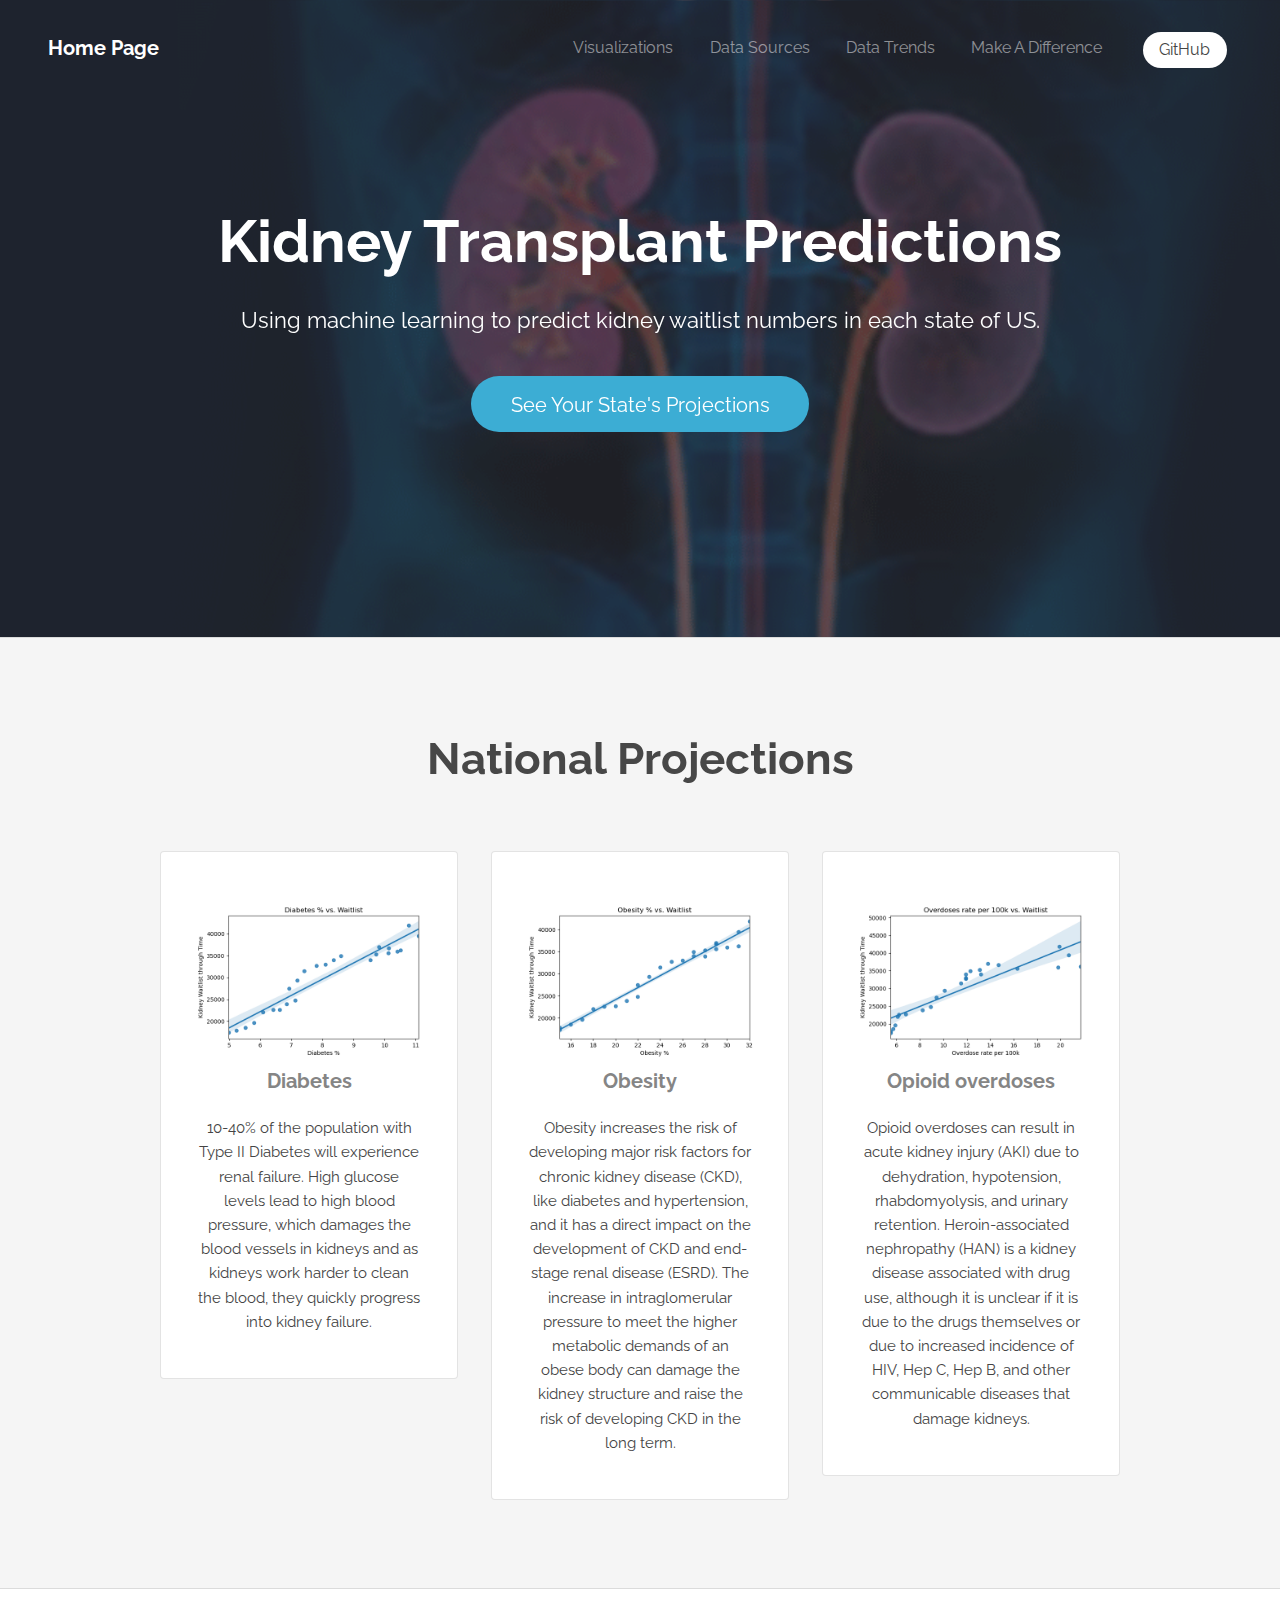
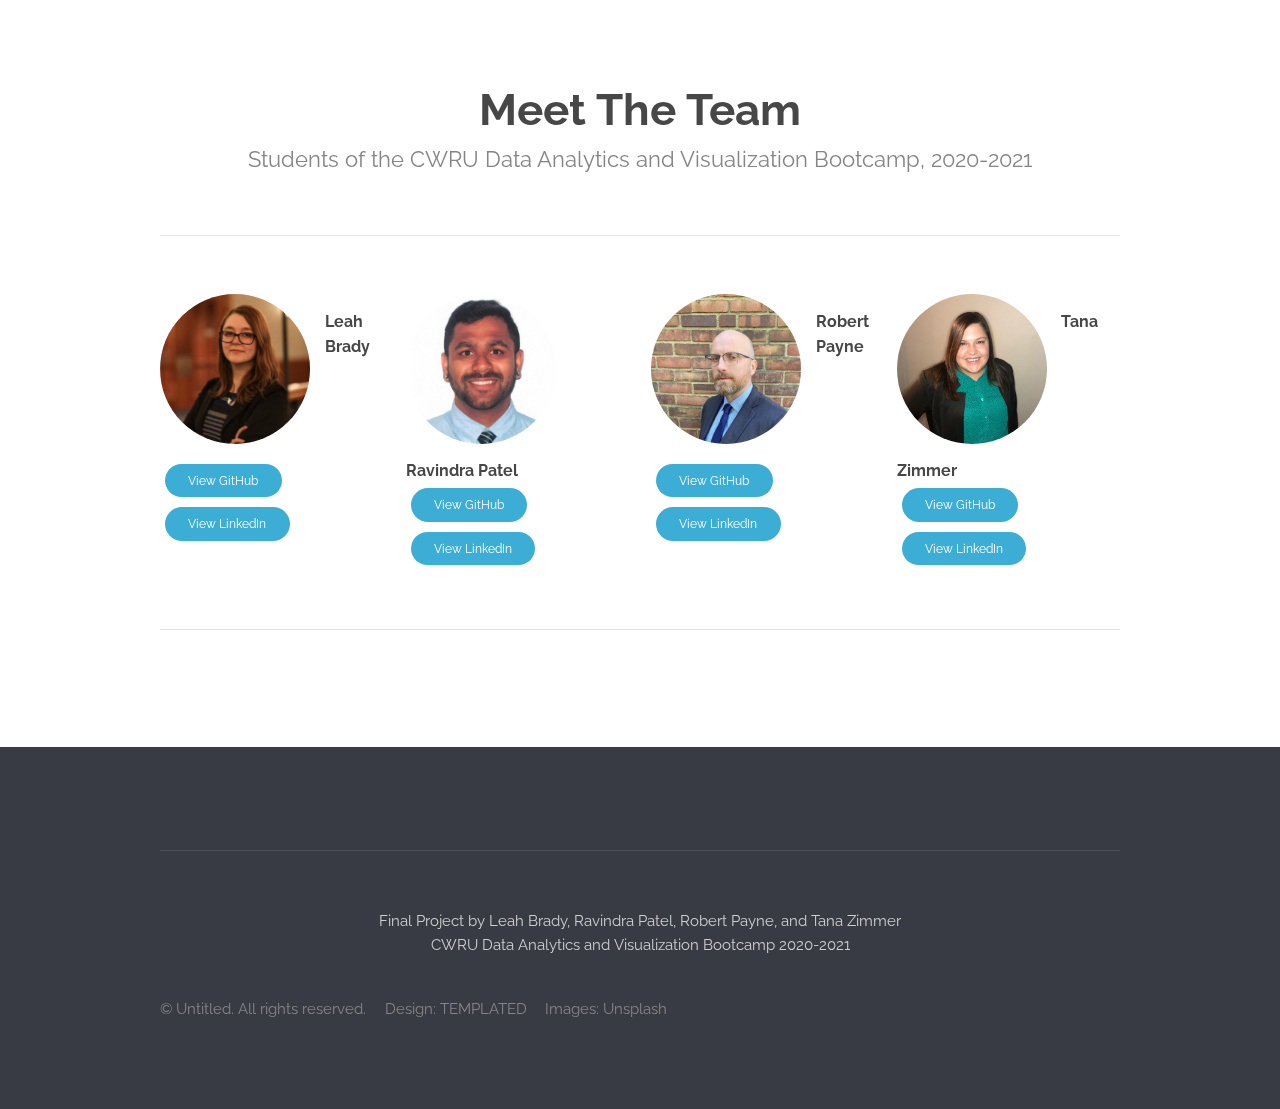
<file: index.html>
<!DOCTYPE html>
<!--
	Transit by TEMPLATED
	templated.co @templatedco
	Released for free under the Creative Commons Attribution 3.0 license (templated.co/license)
-->
<html lang="en">
	<head>
		<meta charset="UTF-8">
		<title>Home Page</title>
		<meta http-equiv="content-type" content="text/html; charset=utf-8" />
		<meta name="description" content="" />
		<meta name="keywords" content="" />
		<!--[if lte IE 8]><script src="js/html5shiv.js"></script><![endif]-->
		<script src="js/jquery.min.js"></script>
		<script src="js/skel.min.js"></script>
		<script src="js/skel-layers.min.js"></script>
		<script src="js/init.js"></script>
		<noscript>
			<link rel="stylesheet" href="css/skel.css" />
			<link rel="stylesheet" href="css/style.css" />
			<link rel="stylesheet" href="css/style-xlarge.css" />
		</noscript>
	</head>
	<body class="landing">

		<!-- Header -->
			<header id="header">
				<h1><a href="index.html">Home Page</a></h1>
				<nav id="nav">
					<ul>
						<li><a href="visualizations.html">Visualizations</a></li>
						<li><a href="data.html">Data Sources</a></li>
						<li><a href="ML.html">Data Trends</a></li>
						<li><a href="donate.html">Make A Difference</a></li>
						<li><a href="https://github.com/Lbrady1025/OPTN-analysis" target="_blank" class="button special">GitHub</a></li>
					</ul>
				</nav>
			</header>

		<!-- Banner -->
			<section id="banner">
				<h2>Kidney Transplant Predictions</h2>
				<p>Using machine learning to predict kidney waitlist numbers in each state of US.</p>
				<ul class="actions">
					<li>
						<a href="states.html" class="button big">See Your State's Projections</a>
					</li>
				</ul>
			</section>

		<!-- One -->
			<section id="one" class="wrapper style1 special">
				<div class="container">
					<header class="major">
						<h2>National Projections</h2>
					</header>
					<div class="row 150%">
						<div class="4u 12u$(medium)">
							<section class="box">
								<img src="images/National_diabetes.png" width=110% height=110%>
								<h3>Diabetes</h3>
								<p>10-40% of the population with Type II Diabetes will experience renal failure.
									High glucose levels lead to high blood pressure, which damages the blood vessels in kidneys and as kidneys work harder to clean the blood, they quickly progress into kidney failure.
								</p>
							</section>
						</div>
						<div class="4u 12u$(medium)">
							<section class="box">
								<img src="images/National_obesity.png" width=110% height=110%>
								<h3>Obesity</h3>
								<p>Obesity increases the risk of developing major risk factors for chronic kidney disease (CKD), 
									like diabetes and hypertension, and it has a direct impact on the development of CKD and end-stage renal disease (ESRD). 
									The increase in intraglomerular pressure to meet the higher metabolic demands of an obese body can damage the kidney structure and raise the risk of developing CKD in the long term.</p>
							</section>
						</div>
						<div class="4u$ 12u$(medium)">
							<section class="box">
								<img src="images/National_overdose.png" width=110% height=110%>
								<h3>Opioid overdoses</h3>
								<p>Opioid overdoses can result in acute kidney injury (AKI) due to dehydration, hypotension, rhabdomyolysis, and urinary retention. 
									Heroin-associated nephropathy (HAN) is a kidney disease associated with drug use, although it is unclear if it is due to the drugs themselves or due to increased incidence of HIV, Hep C, Hep B, and other communicable diseases that damage kidneys.</p>
							</section>
						</div>
					
					</div>
				</div>
			</section>

		<!-- Two -->
			<section id="two" class="wrapper style2 special">
				<div class="container">
					<header class="major">
						<h2>Meet The Team</h2>
						<p>Students of the CWRU Data Analytics and Visualization Bootcamp, 2020-2021</p>
					</header>
					<section class="profiles">
						<div class="row">
							<section class="3u 6u(medium) 12u$(xsmall) profile">
								<img src="images/LB.jpg" height=150px width=150px alt="" />
								<h4>Leah Brady</h4>
								<p><a href="https://github.com/lbrady1025" target="_blank" class="button small">View GitHub</a>
								<br><a href="http://linkedin.com/in/leah-brady-31922b10" target="_blank" class="button small">View LinkedIn</a></p>
							</section>
							<section class="3u 6u$(medium) 12u$(xsmall) profile">
								<img src="images/RPatel.jpg" height=150px width=150px alt="" />
								<h4>Ravindra Patel</h4>
								<p><a href="https://github.com/raviny90" target="_blank" class="button small">View GitHub</a>
								<br><a href="https://www.linkedin.com/in/ravipatel-1228/" target="_blank" class="button small">View LinkedIn</a></p>
							</section>
							<section class="3u 6u(medium) 12u$(xsmall) profile">
								<img src="images/RPayne.jpg" height=150px width=150px alt="" />
								<h4>Robert Payne</h4>
								<p><a href="https://github.com/BPayne-216" target="_blank" class="button small">View GitHub</a>
								<br><a href="https://www.linkedin.com/in/robert-payne-552a73190/" target="_blank" class="button small">View LinkedIn</a></p>
							</section>
							<section class="3u$ 6u$(medium) 12u$(xsmall) profile">
								<img src="images/TZ.jpg" height=150px width=150px alt="" />
								<h4>Tana Zimmer</h4>
								<p><a href="https://github.com/tanazimmer" target="_blank" class="button small">View GitHub</a>
								<br><a href="https://www.linkedin.com/in/tana-zimmer/" target="_blank" class="button small">View LinkedIn</a></p>
							</section>
						</div>
					</section>
					
				</div>
			</section>

		<!-- Footer -->
			<footer id="footer">
				<div class="container">
					<section class="links">
						<div class="row">
						</div>
					</section>
						<center>
						<p>Final Project by Leah Brady, Ravindra Patel, Robert Payne, and Tana Zimmer<br>
						CWRU Data Analytics and Visualization Bootcamp 2020-2021</p>
						</center>			
						<div class="row">
						<div class="8u 12u$(medium)">
							<ul class="copyright">
								<li>&copy; Untitled. All rights reserved.</li>
								<li>Design: <a href="http://templated.co">TEMPLATED</a></li>
								<li>Images: <a href="http://unsplash.com">Unsplash</a></li>
							</ul>
						</div>
					</div>
				</div>
			</footer>

	</body>
</html>
</file>
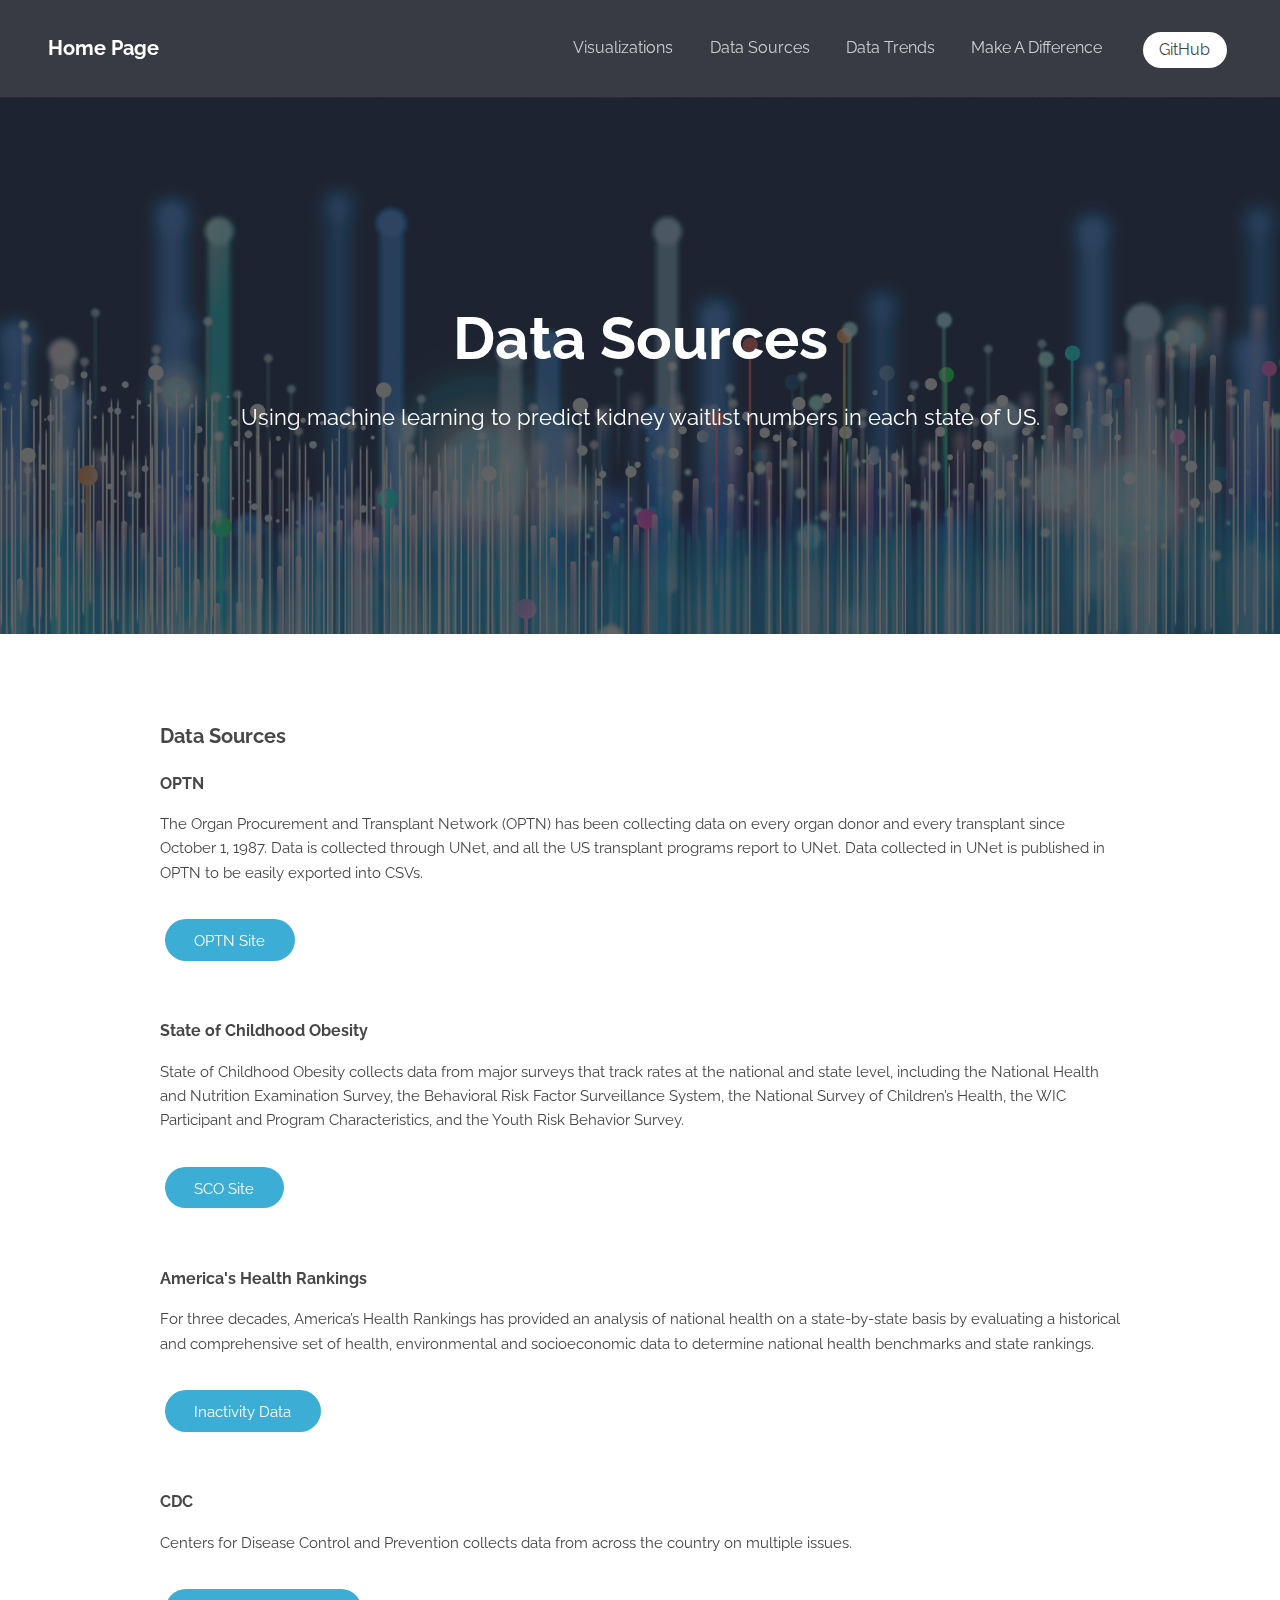
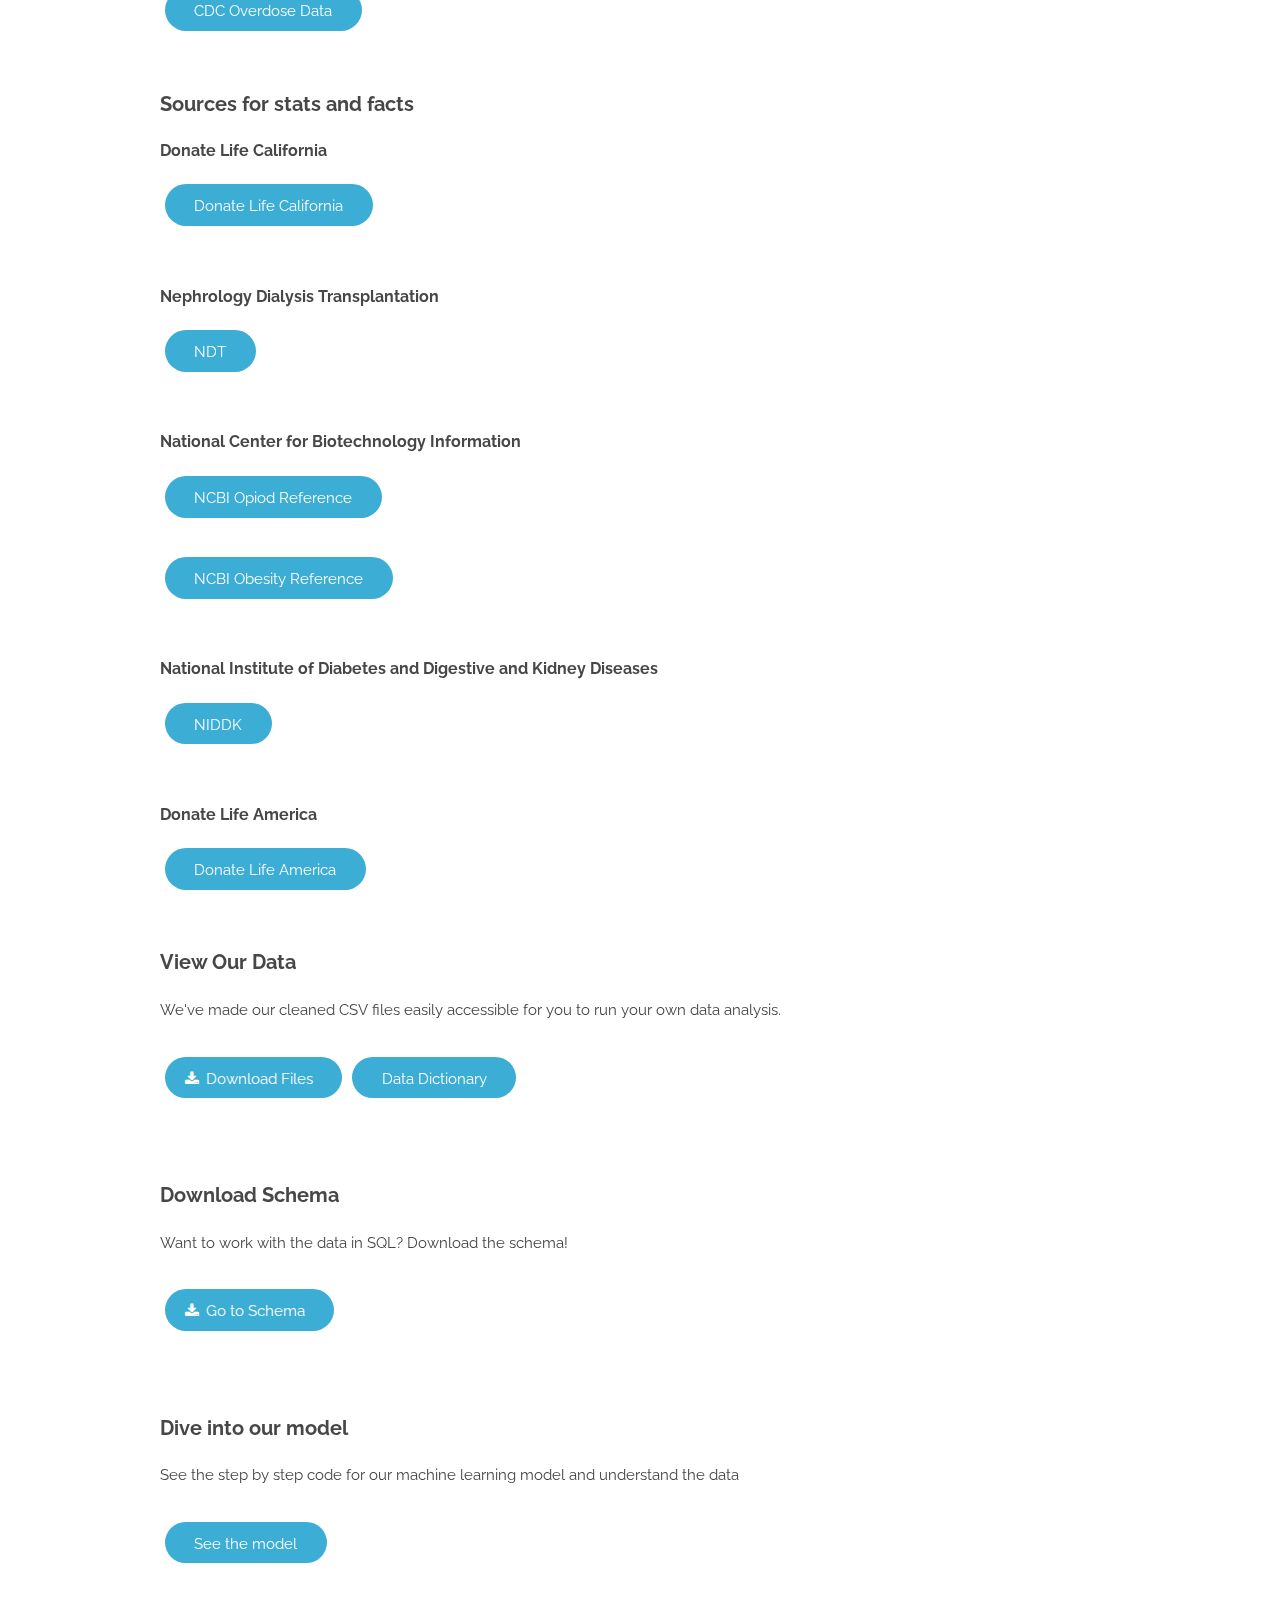
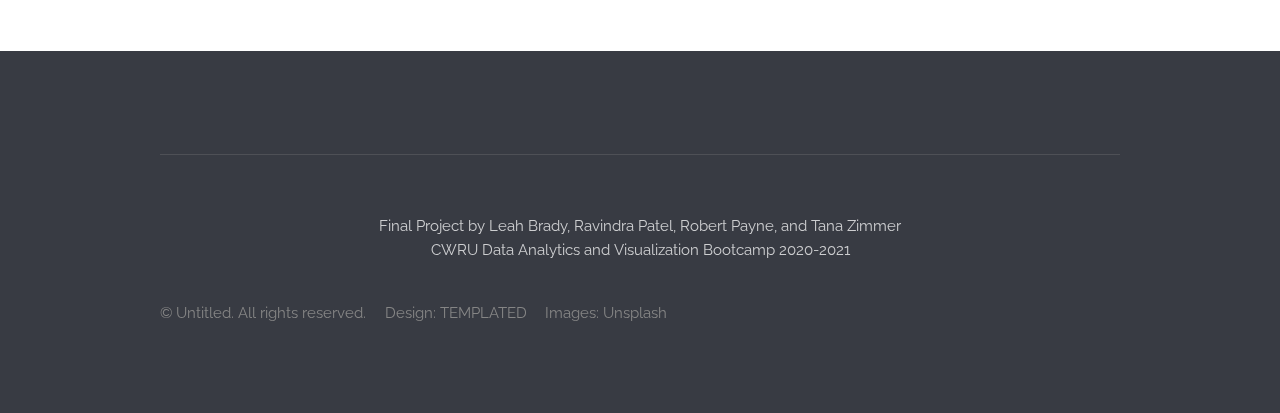
<file: data.html>
<!DOCTYPE html>
<!--
	Transit by TEMPLATED
	templated.co @templatedco
	Released for free under the Creative Commons Attribution 3.0 license (templated.co/license)
-->
<html lang="en">
	<head>
		<meta charset="UTF-8">
		<title>Data Sources</title>
		<meta http-equiv="content-type" content="text/html; charset=utf-8" />
		<meta name="description" content="" />
		<meta name="keywords" content="" />
		<!--[if lte IE 8]><script src="js/html5shiv.js"></script><![endif]-->
		<script src="js/jquery.min.js"></script>
		<script src="js/skel.min.js"></script>
		<script src="js/skel-layers.min.js"></script>
		<script src="js/init.js"></script>
		<noscript>
			<link rel="stylesheet" href="css/skel.css" />
			<link rel="stylesheet" href="css/style.css" />
			<link rel="stylesheet" href="css/style-xlarge.css" />
		</noscript>
	</head>
	<body>

		<!-- Header -->
		<header id="header">
			<h1><a href="index.html">Home Page</a></h1>
			<nav id="nav">
				<ul>
					<li><a href="visualizations.html">Visualizations</a></li>
					<li><a href="data.html">Data Sources</a></li>
					<li><a href="ML.html">Data Trends</a></li>
					<li><a href="donate.html">Make A Difference</a></li>
					<li><a href="https://github.com/Lbrady1025/OPTN-analysis" target="_blank" class="button special">GitHub</a></li>
				</ul>
			</nav>
		</header>

		<!-- Main -->

			<!-- Banner -->
			<section id="databanner">
				<h2>Data Sources</h2>
				<p>Using machine learning to predict kidney waitlist numbers in each state of US.</p>
			</section>

			<section id="main" class="wrapper">
				<div class="container">

					<h3>Data Sources</h3>
						<h4>OPTN</h4>
							<p>The Organ Procurement and Transplant Network (OPTN) has been collecting data on every organ donor and every transplant since October 1, 1987.  Data is collected through UNet, and all the US transplant programs report to UNet.  Data collected in UNet is published in OPTN to be easily exported into CSVs.</p>
							<a href="https://optn.transplant.hrsa.gov/data/view-data-reports/national-data/" target="_blank" class="button">OPTN Site</a></p><br>
						<h4>State of Childhood Obesity</h4>
							<p>State of Childhood Obesity collects data from major surveys that track rates at the national and state level, including the National Health and Nutrition Examination Survey, the Behavioral Risk Factor Surveillance System, the National Survey of Children’s Health, the WIC Participant and Program Characteristics, and the Youth Risk Behavior Survey.</p>
							<a href="https://stateofchildhoodobesity.org/data/" target="_blank" class="button">SCO Site</a></p><br>
						<h4>America's Health Rankings</h4>
							<p>For three decades, America’s Health Rankings has provided an analysis of national health on a state-by-state basis by evaluating a historical and comprehensive set of health, environmental and socioeconomic data to determine national health benchmarks and state rankings.</p>
							<a href="https://www.americashealthrankings.org/explore/annual/measure/Sedentary/state/ALL" target="_blank" class="button">Inactivity Data</a></p><br>
						<h4>CDC</h4>				
							<p>Centers for Disease Control and Prevention collects data from across the country on multiple issues.</p>
							<a href="https://www.cdc.gov/nchs/pressroom/sosmap/drug_poisoning_mortality/drug_poisoning.htm" target="_blank" class="button">CDC Overdose Data</a></p><br>
					<h3>Sources for stats and facts</h3>
						<h4>Donate Life California</h4>
							<a href="https://donatelifecalifornia.org/education/faqs/fast-facts-about-organ-donation/" target="_blank" class="button">Donate Life California</a></p><br>
						<h4>Nephrology Dialysis Transplantation</h4>
							<a href="https://academic.oup.com/ndt/article/18/11/2308/1845704" target="_blank" class="button">NDT</a></p><br>
						<h4>National Center for Biotechnology Information</h4>
							<a href="https://www.ncbi.nlm.nih.gov/pmc/articles/PMC5297852/#:~:text=Opioid%20overdose%20can%20result%20in,skin%2Dpopping%20resulting%20in%20amyloidosis" target="_blank" class="button">NCBI Opiod Reference</a></p>
							<a href="https://www.ncbi.nlm.nih.gov/pmc/articles/PMC5433675/" target="_blank" class="button">NCBI Obesity Reference</a></p><br>
						<h4>National Institute of Diabetes and Digestive and Kidney Diseases</h4>
							<a href="https://www.niddk.nih.gov/health-information/diabetes/overview/preventing-problems/diabetic-kidney-disease" target="_blank" class="button">NIDDK</a></p><br>
						<h4>Donate Life America</h4>
							<a href="https://www.donatelife.net/types-of-donation/kidney-donation/" target="_blank" class="button">Donate Life America</a></p><br>
					
					<h3>View Our Data</h3>
						<p>We've made our cleaned CSV files easily accessible for you to run your own data analysis.</p>
							<ul class="actions">
								<li><a href="https://github.com/Lbrady1025/OPTN-analysis/blob/main/resources/cleaned_csvs/Zipped_CSVs.zip?raw=true" class="button icon fa-download">Download Files</a><a href="data_dict.html" class="button">Data Dictionary</a></li>
							</ul><br><br>

					<h3>Download Schema</h3>
						<p>Want to work with the data in SQL?  Download the schema!</p>
							<ul class="actions">
								<li><a href="resources/schema.txt" target="_blank" download class="button icon fa-download">Go to Schema</a></li>
							</ul><br><br>

					<h3>Dive into our model</h3>
						<p>See the step by step code for our machine learning model and understand the data</p>
								<a href="ML.html" target="_blank" class="button">See the model</a>
						<br><br>


				</div>
			</section>



		<!-- Footer -->
		<footer id="footer">
			<div class="container">
				<section class="links">
					<div class="row">
					</div>
				</section>
					<center>
					<p>Final Project by Leah Brady, Ravindra Patel, Robert Payne, and Tana Zimmer<br>
					CWRU Data Analytics and Visualization Bootcamp 2020-2021</p>
					</center>			
					<div class="row">
					<div class="8u 12u$(medium)">
						<ul class="copyright">
							<li>&copy; Untitled. All rights reserved.</li>
							<li>Design: <a href="http://templated.co">TEMPLATED</a></li>
							<li>Images: <a href="http://unsplash.com">Unsplash</a></li>
						</ul>
					</div>
				</div>
			</div>
		</footer>

	</body>
</html>
</file>
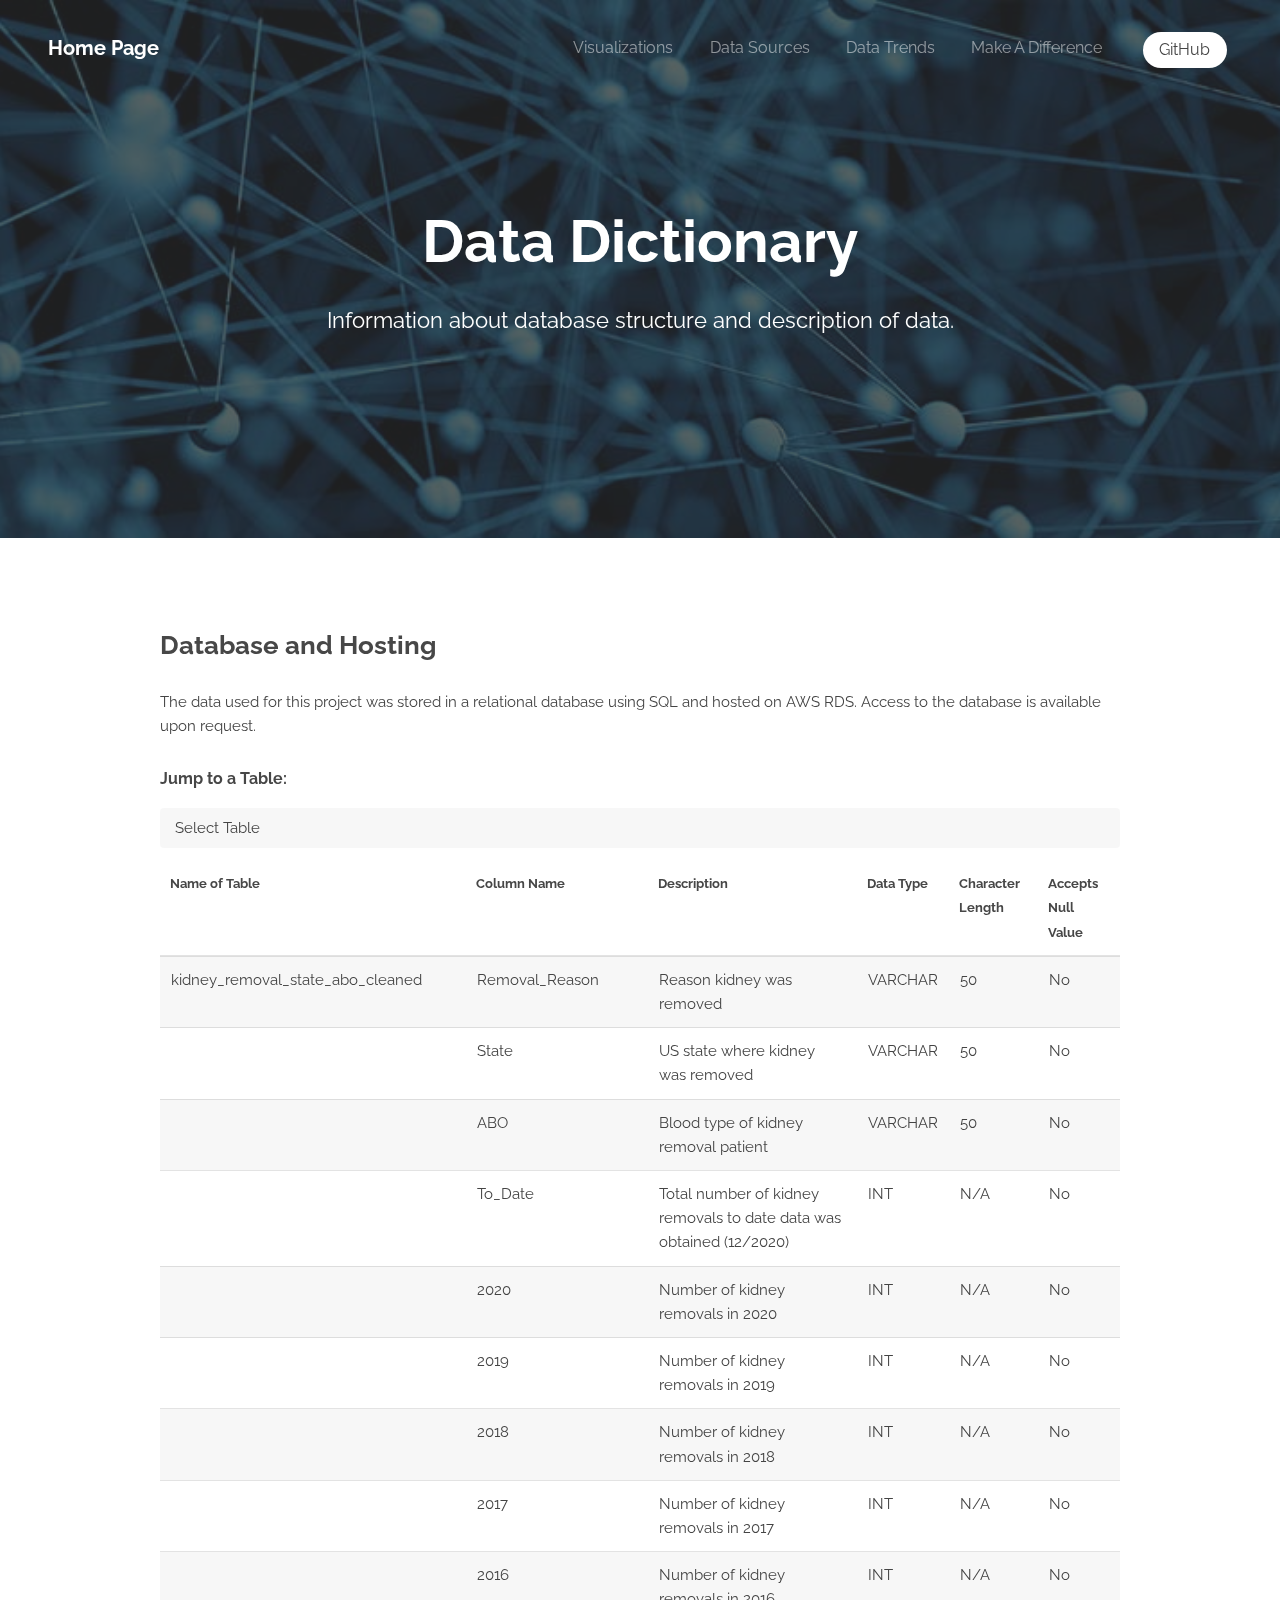
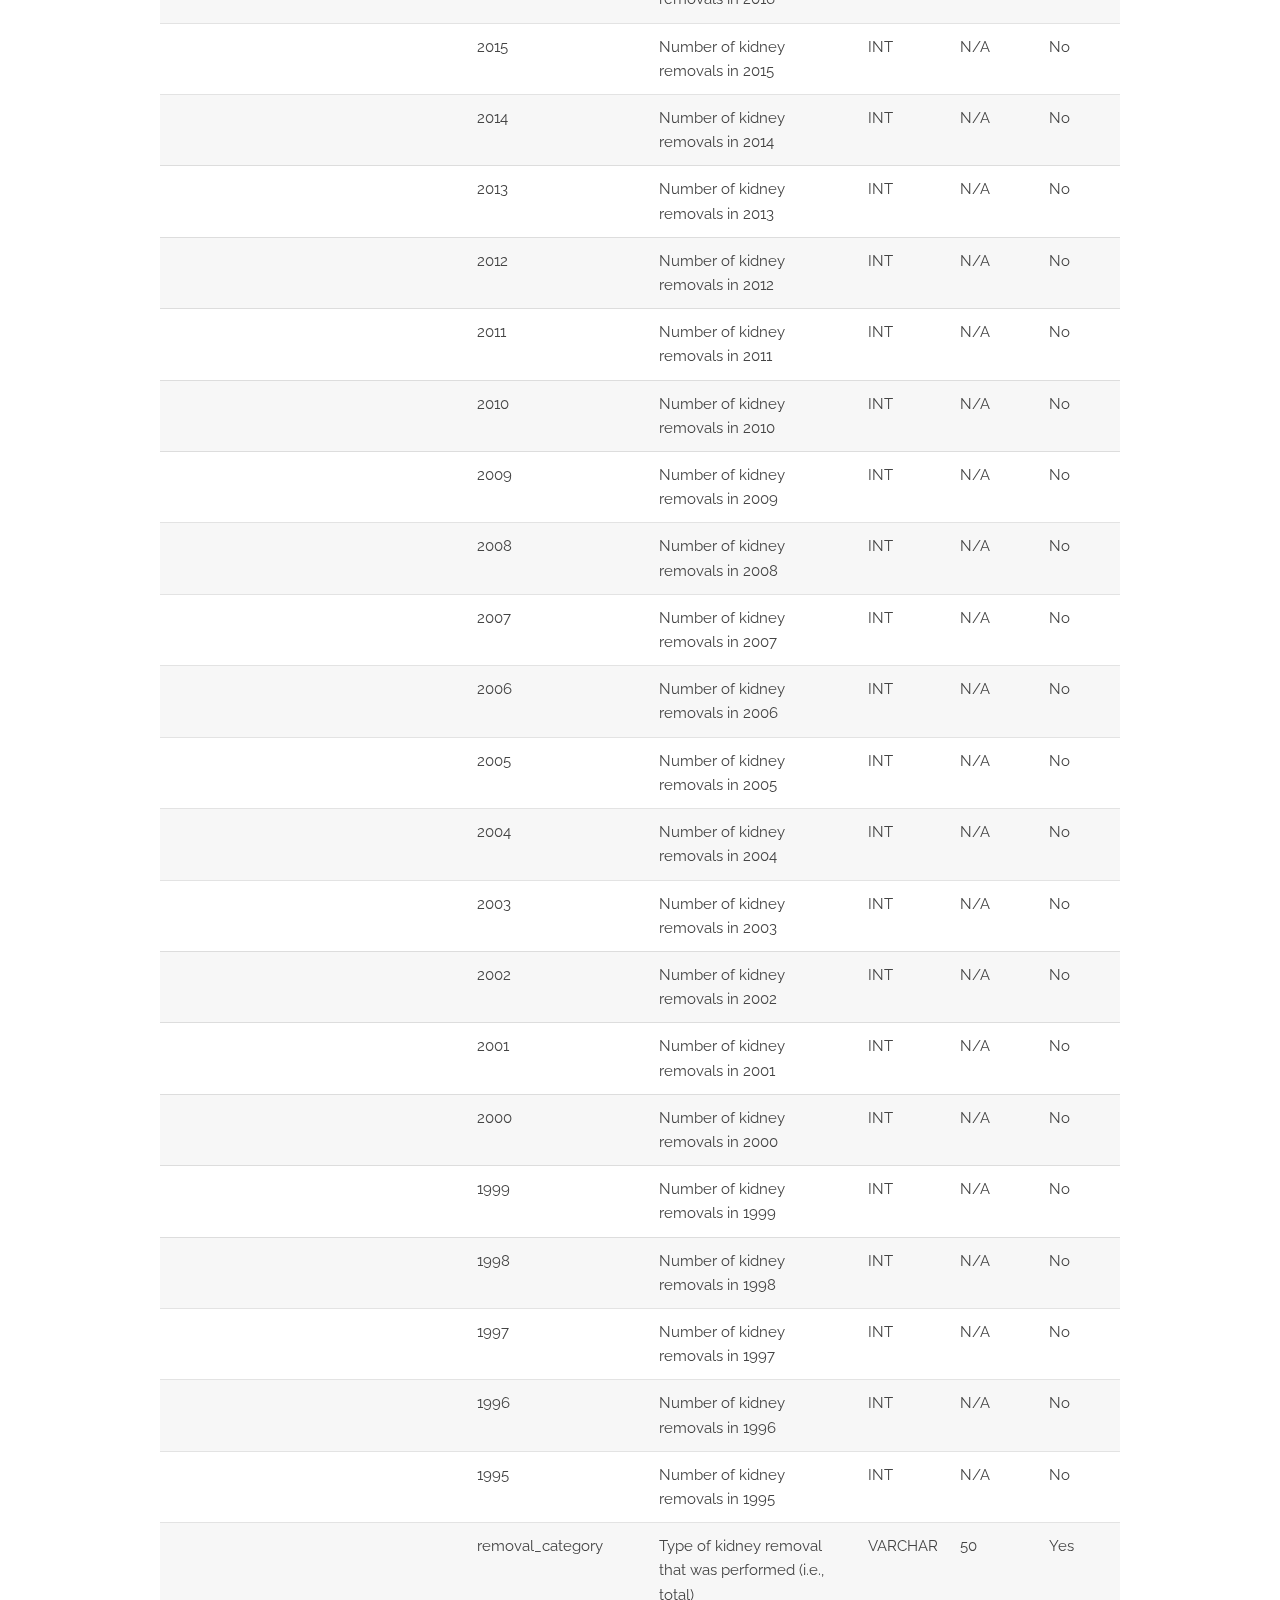
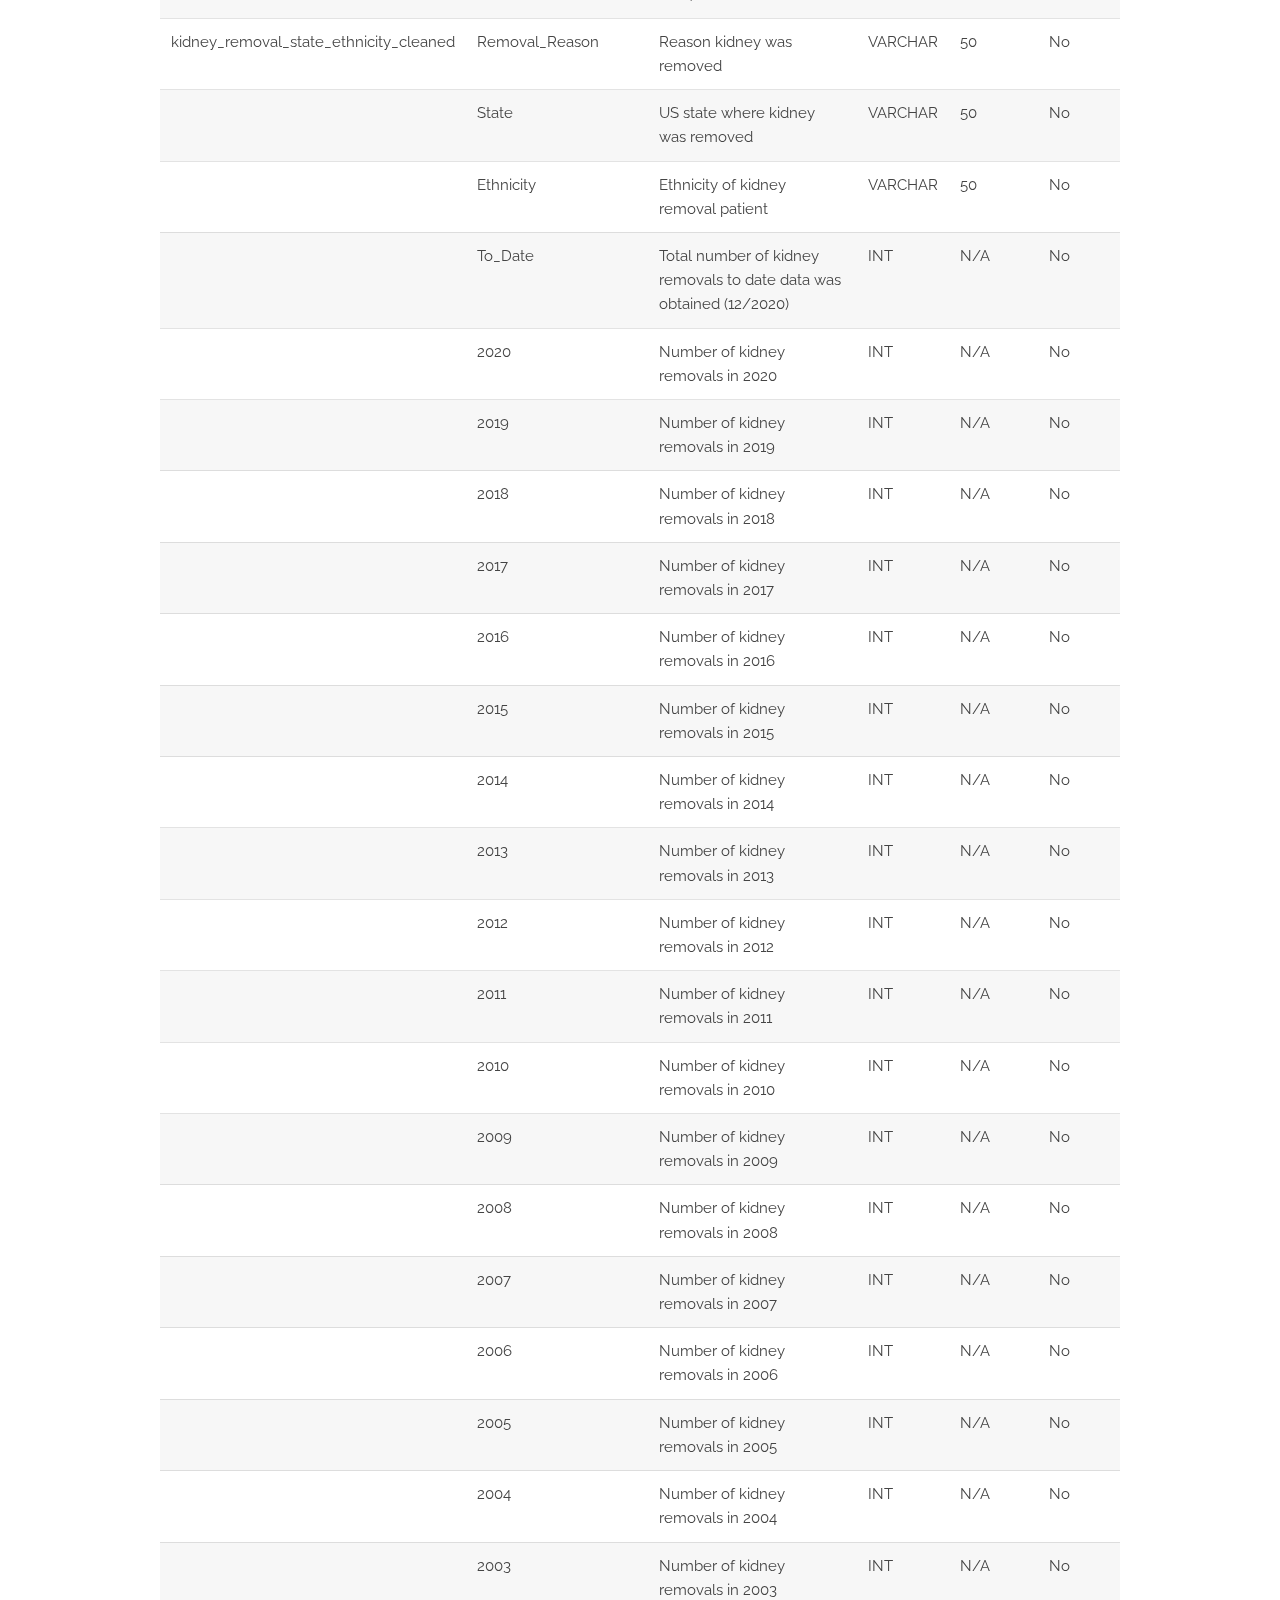
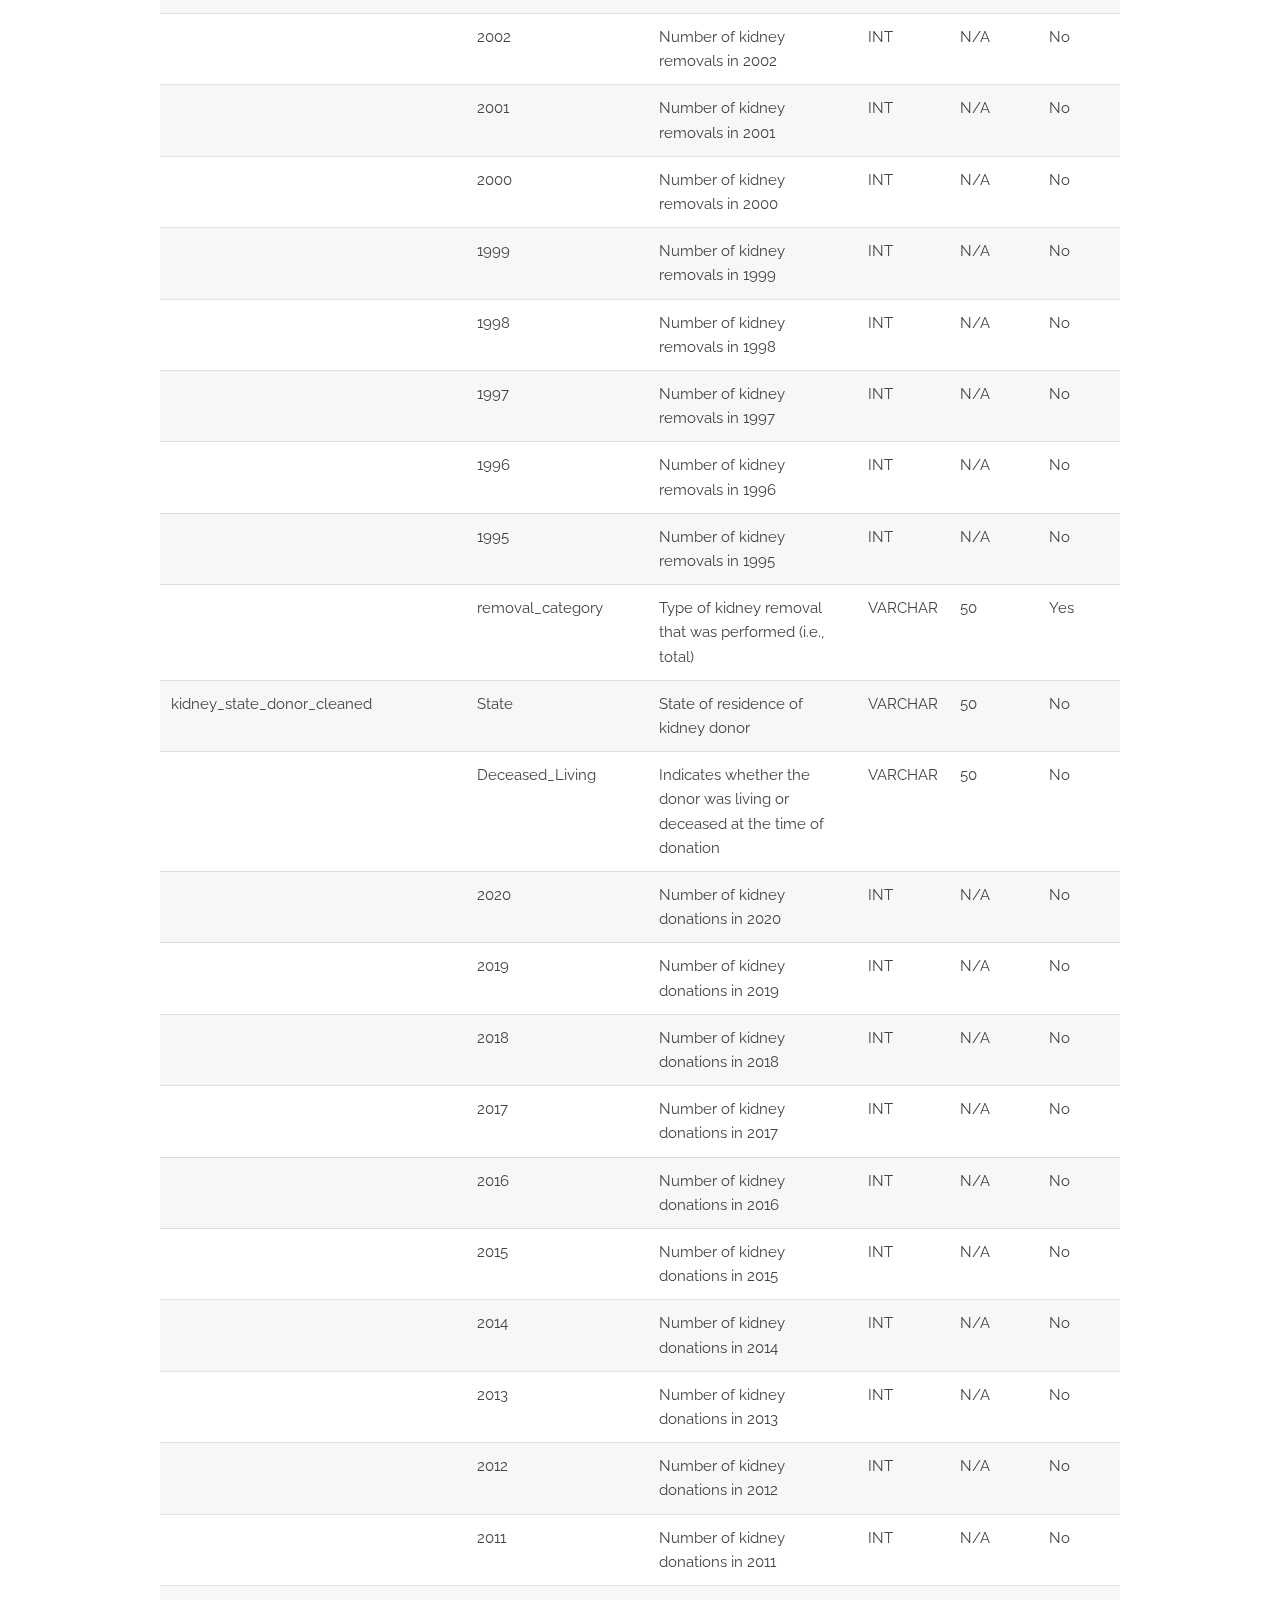
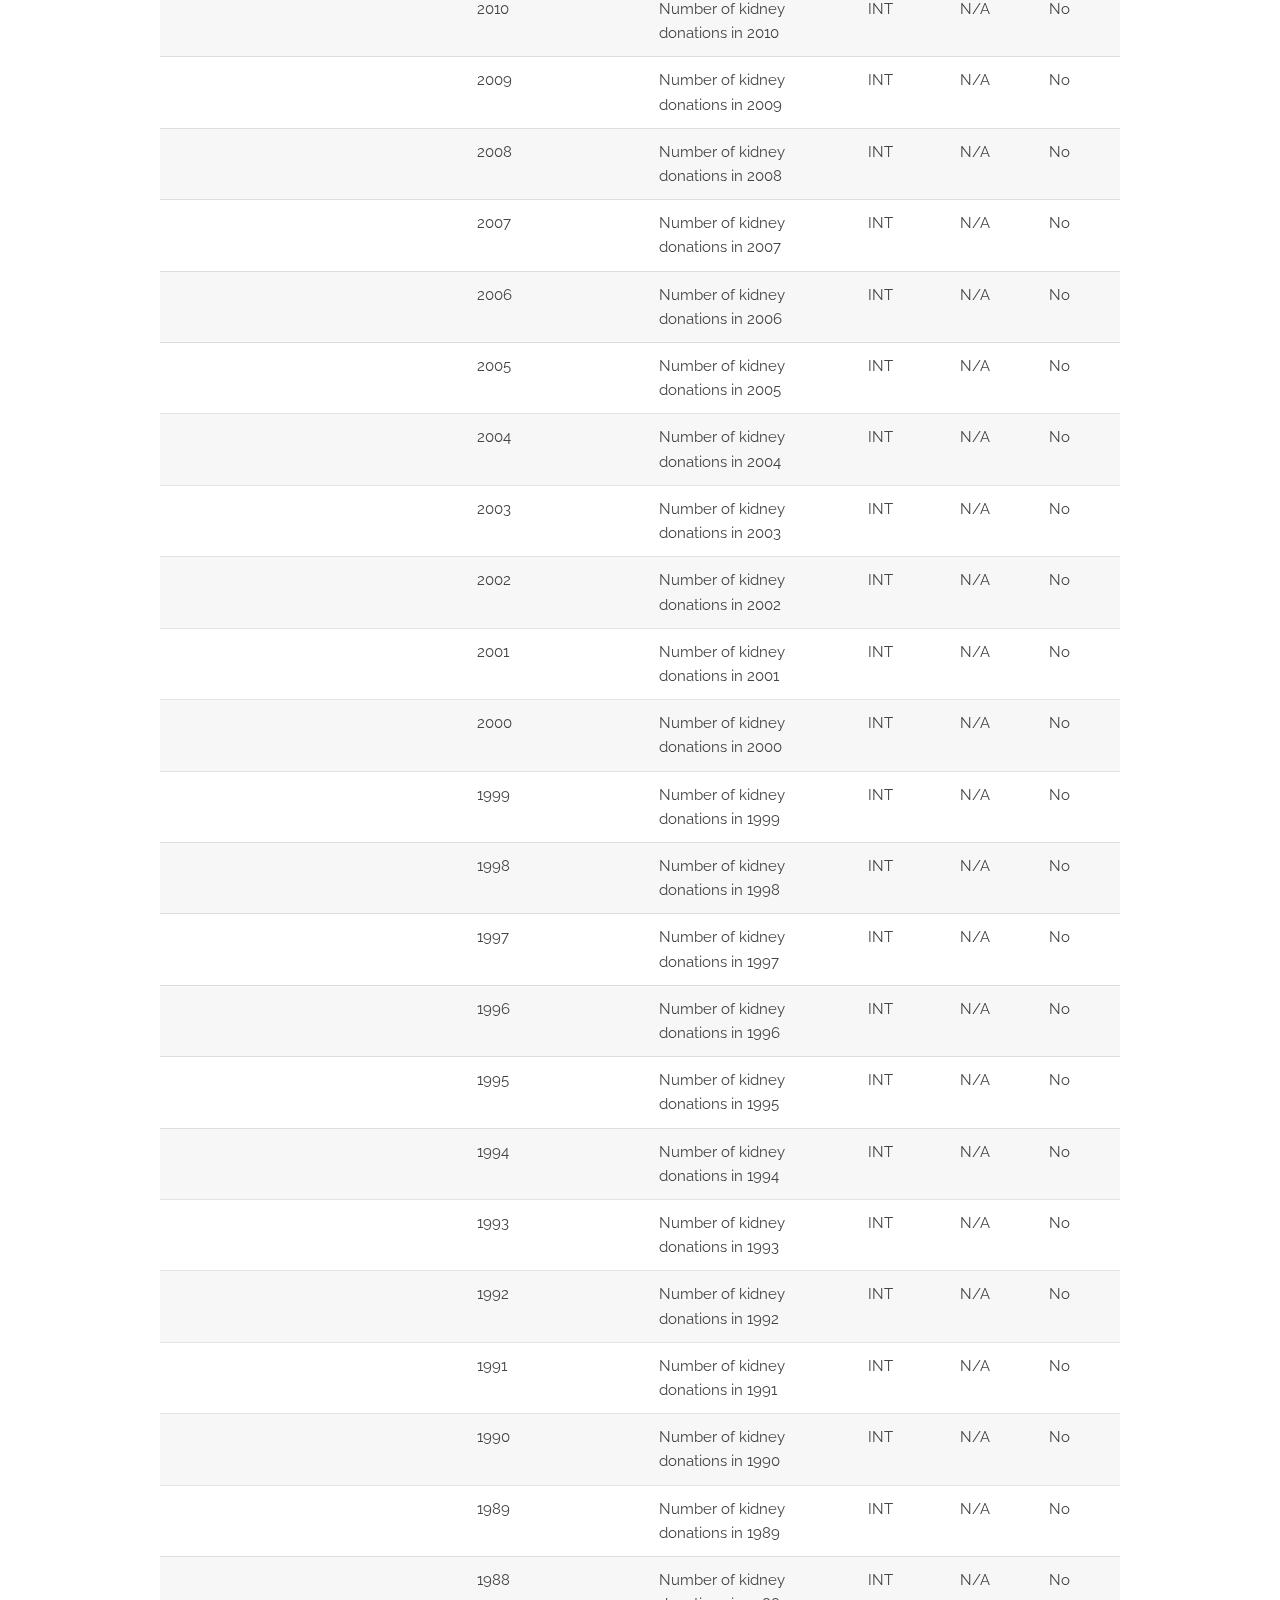
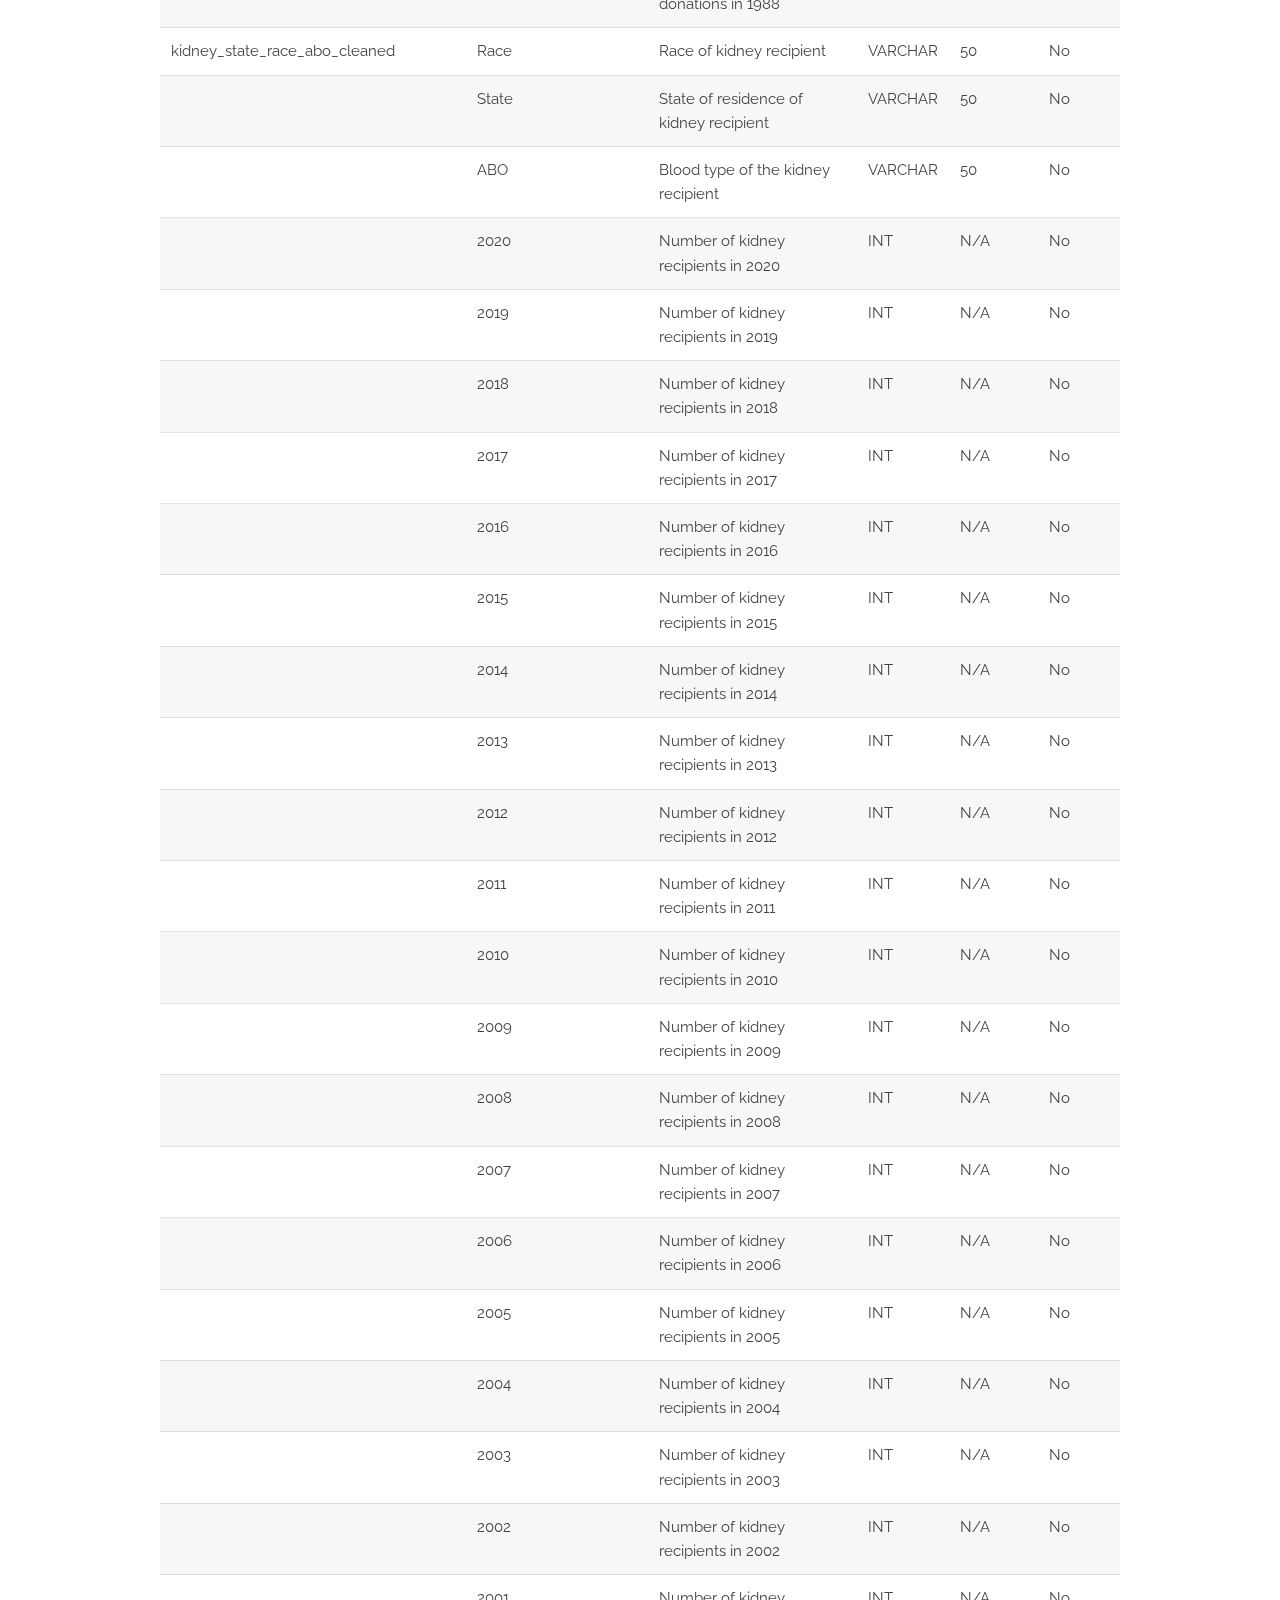
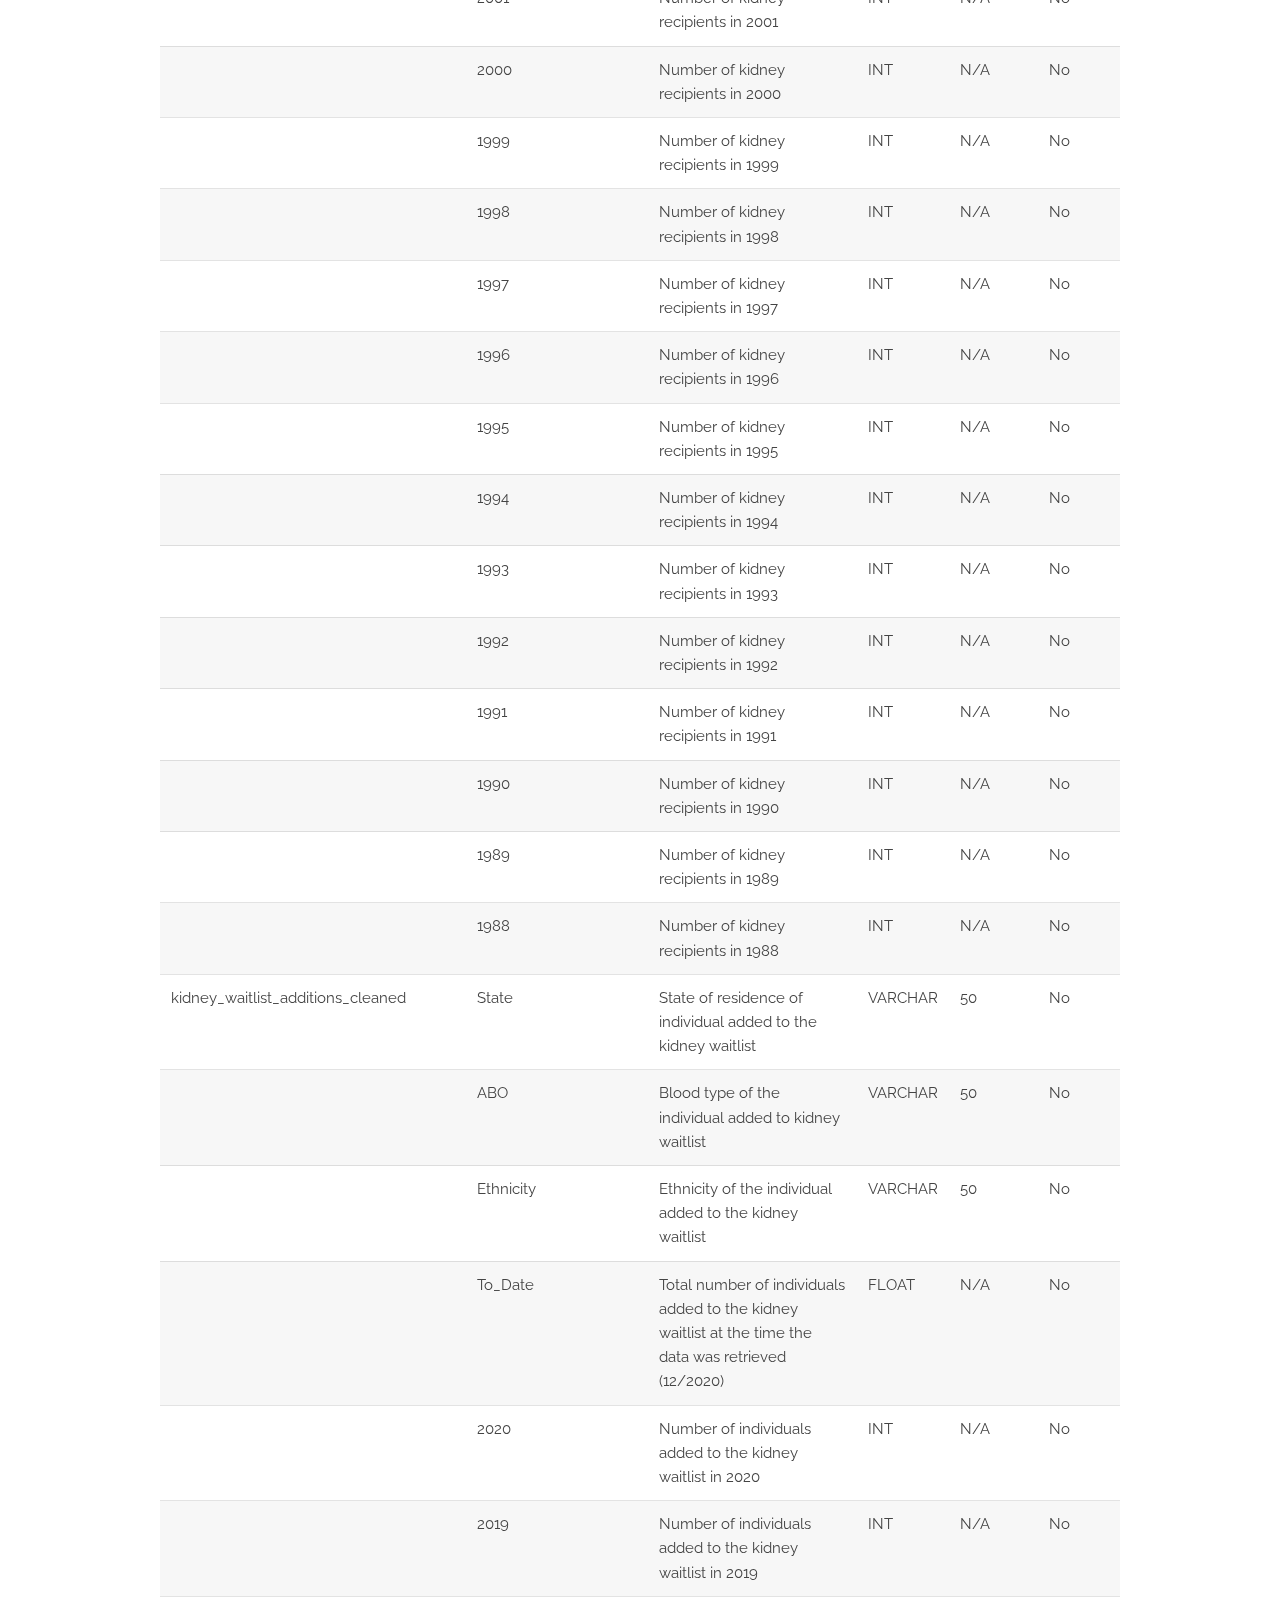
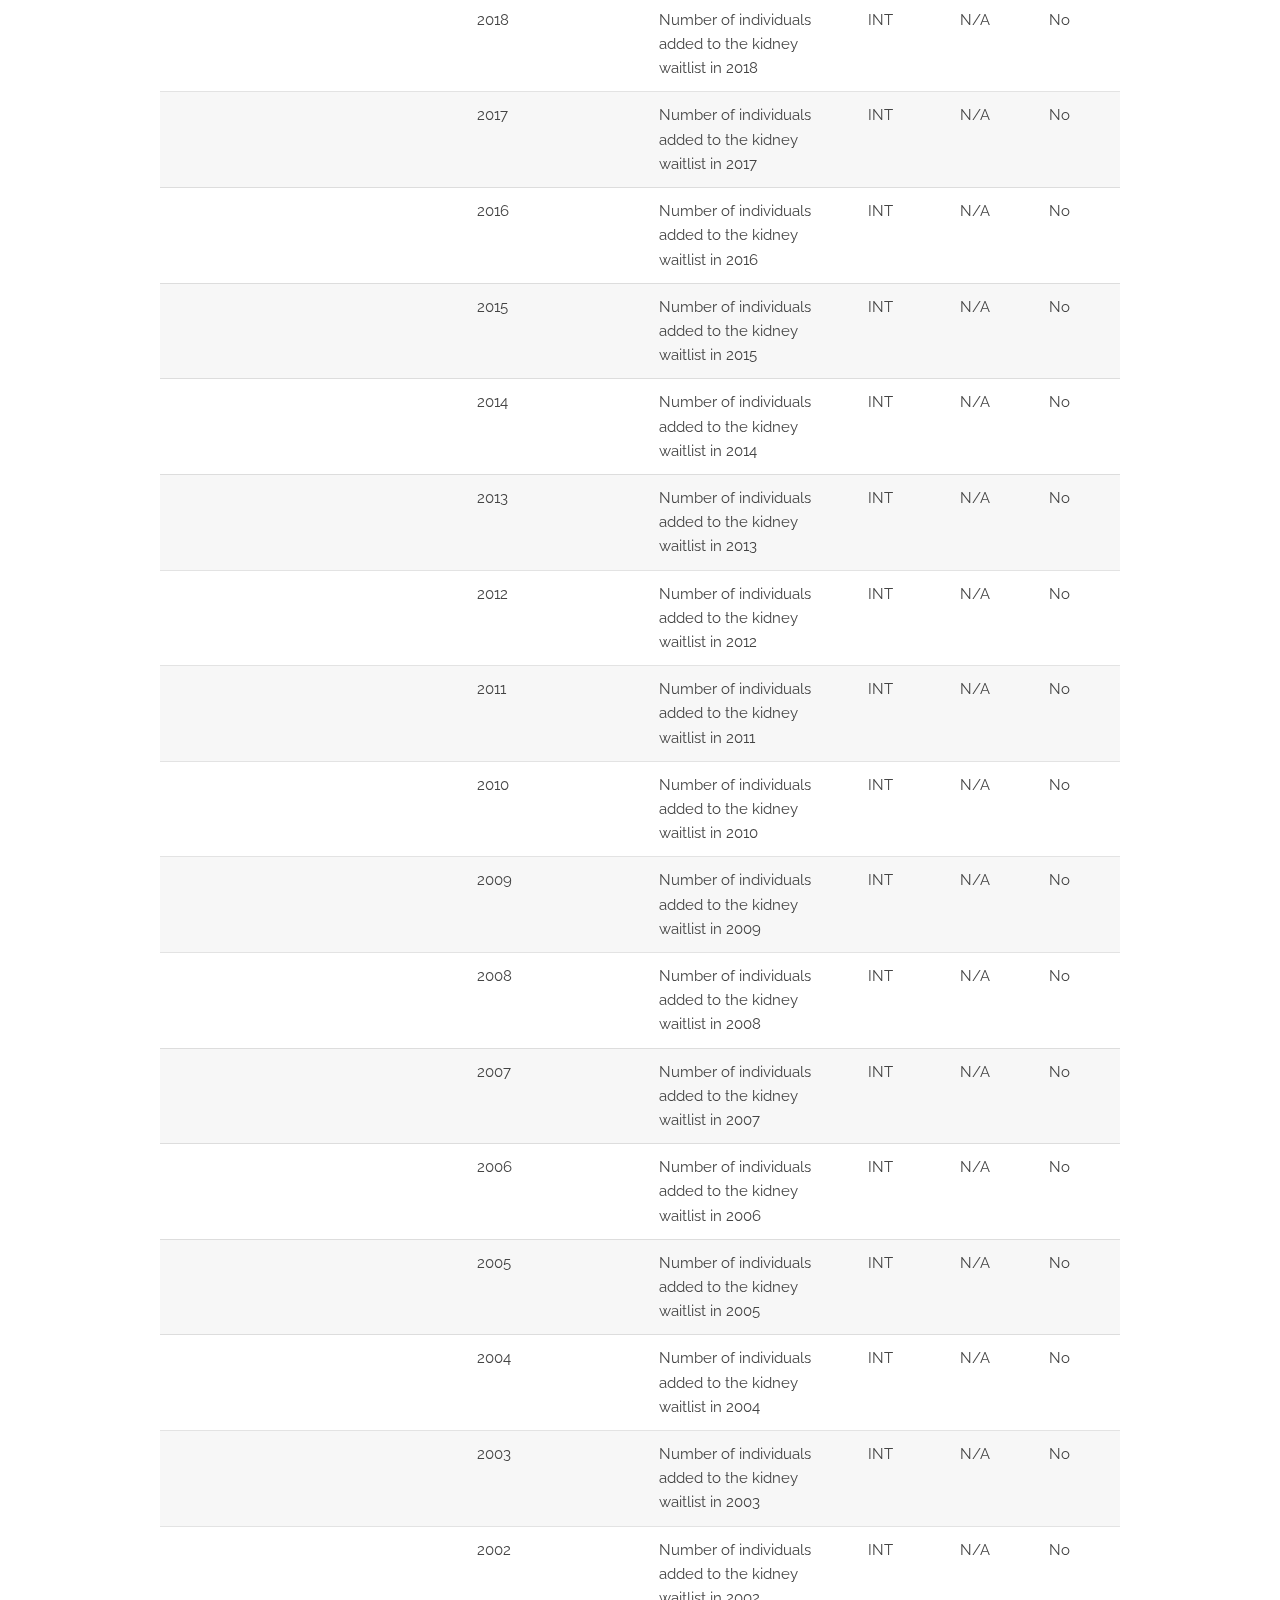
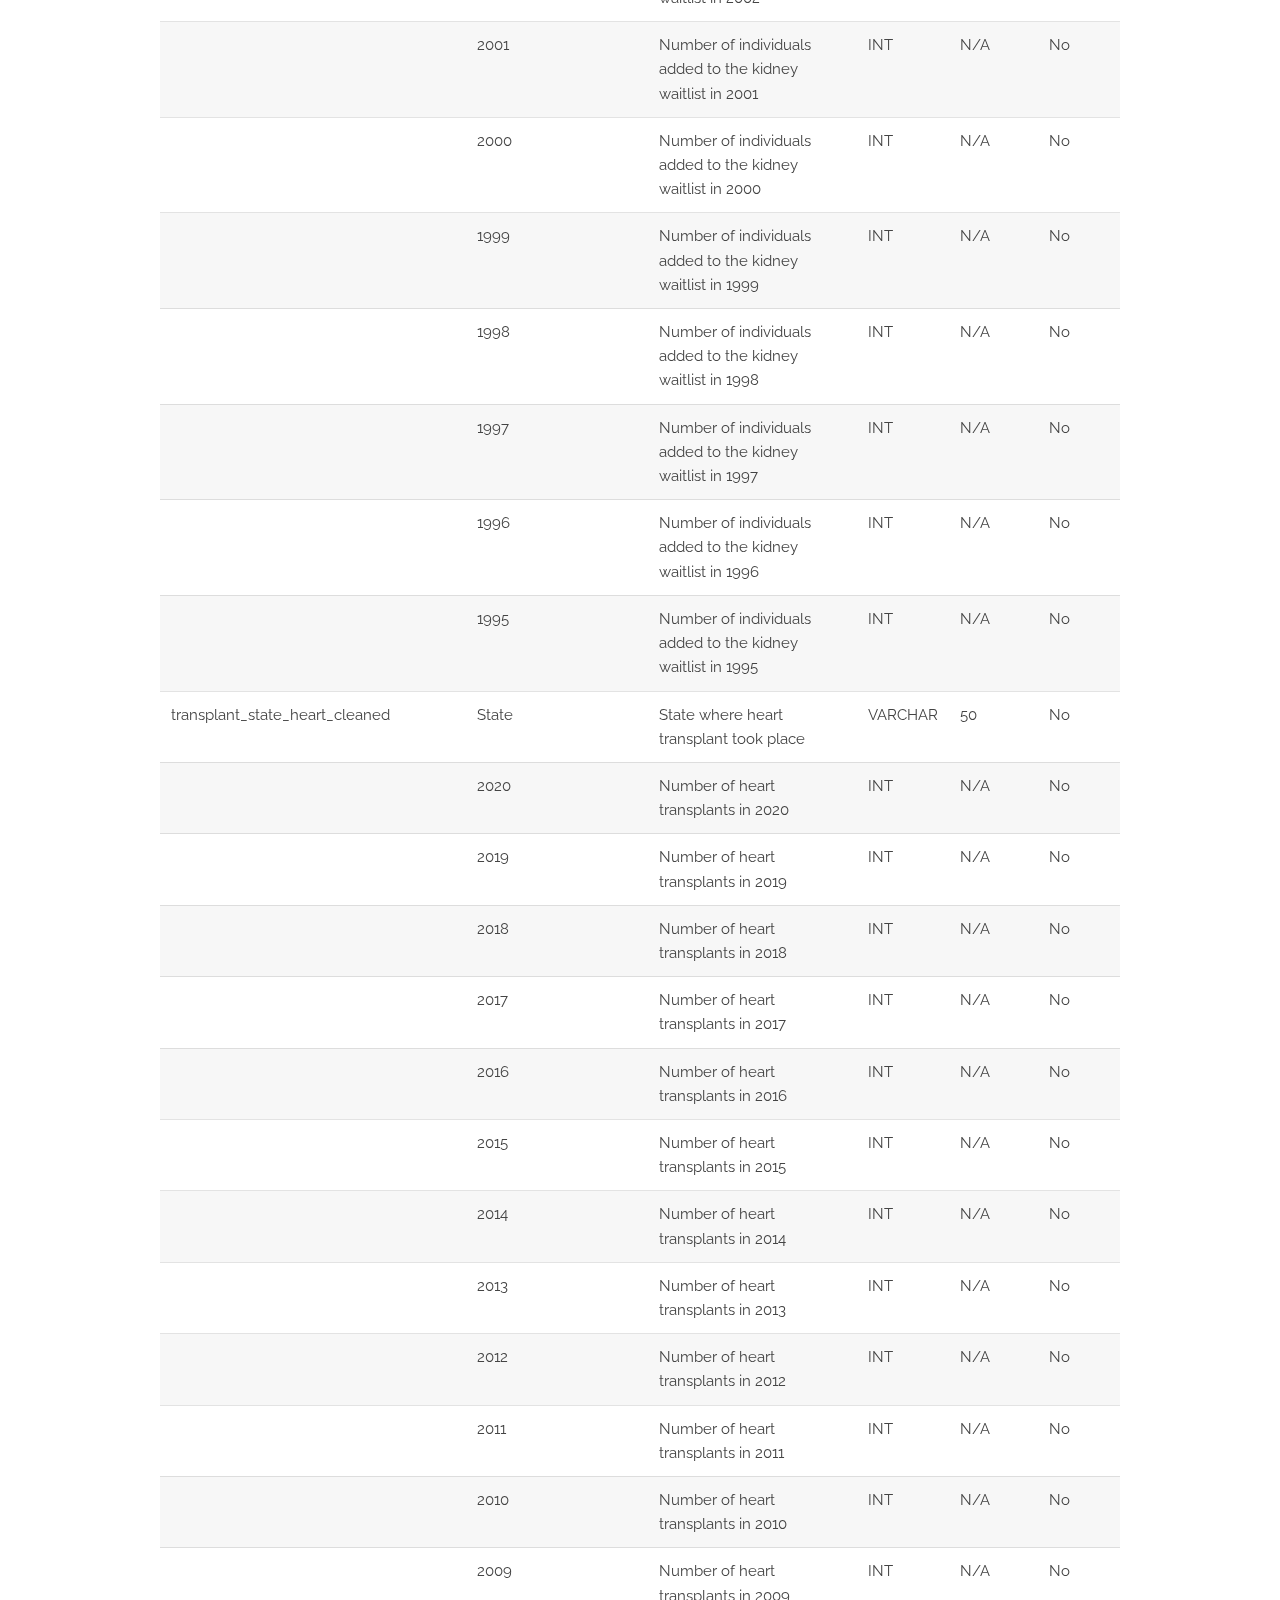
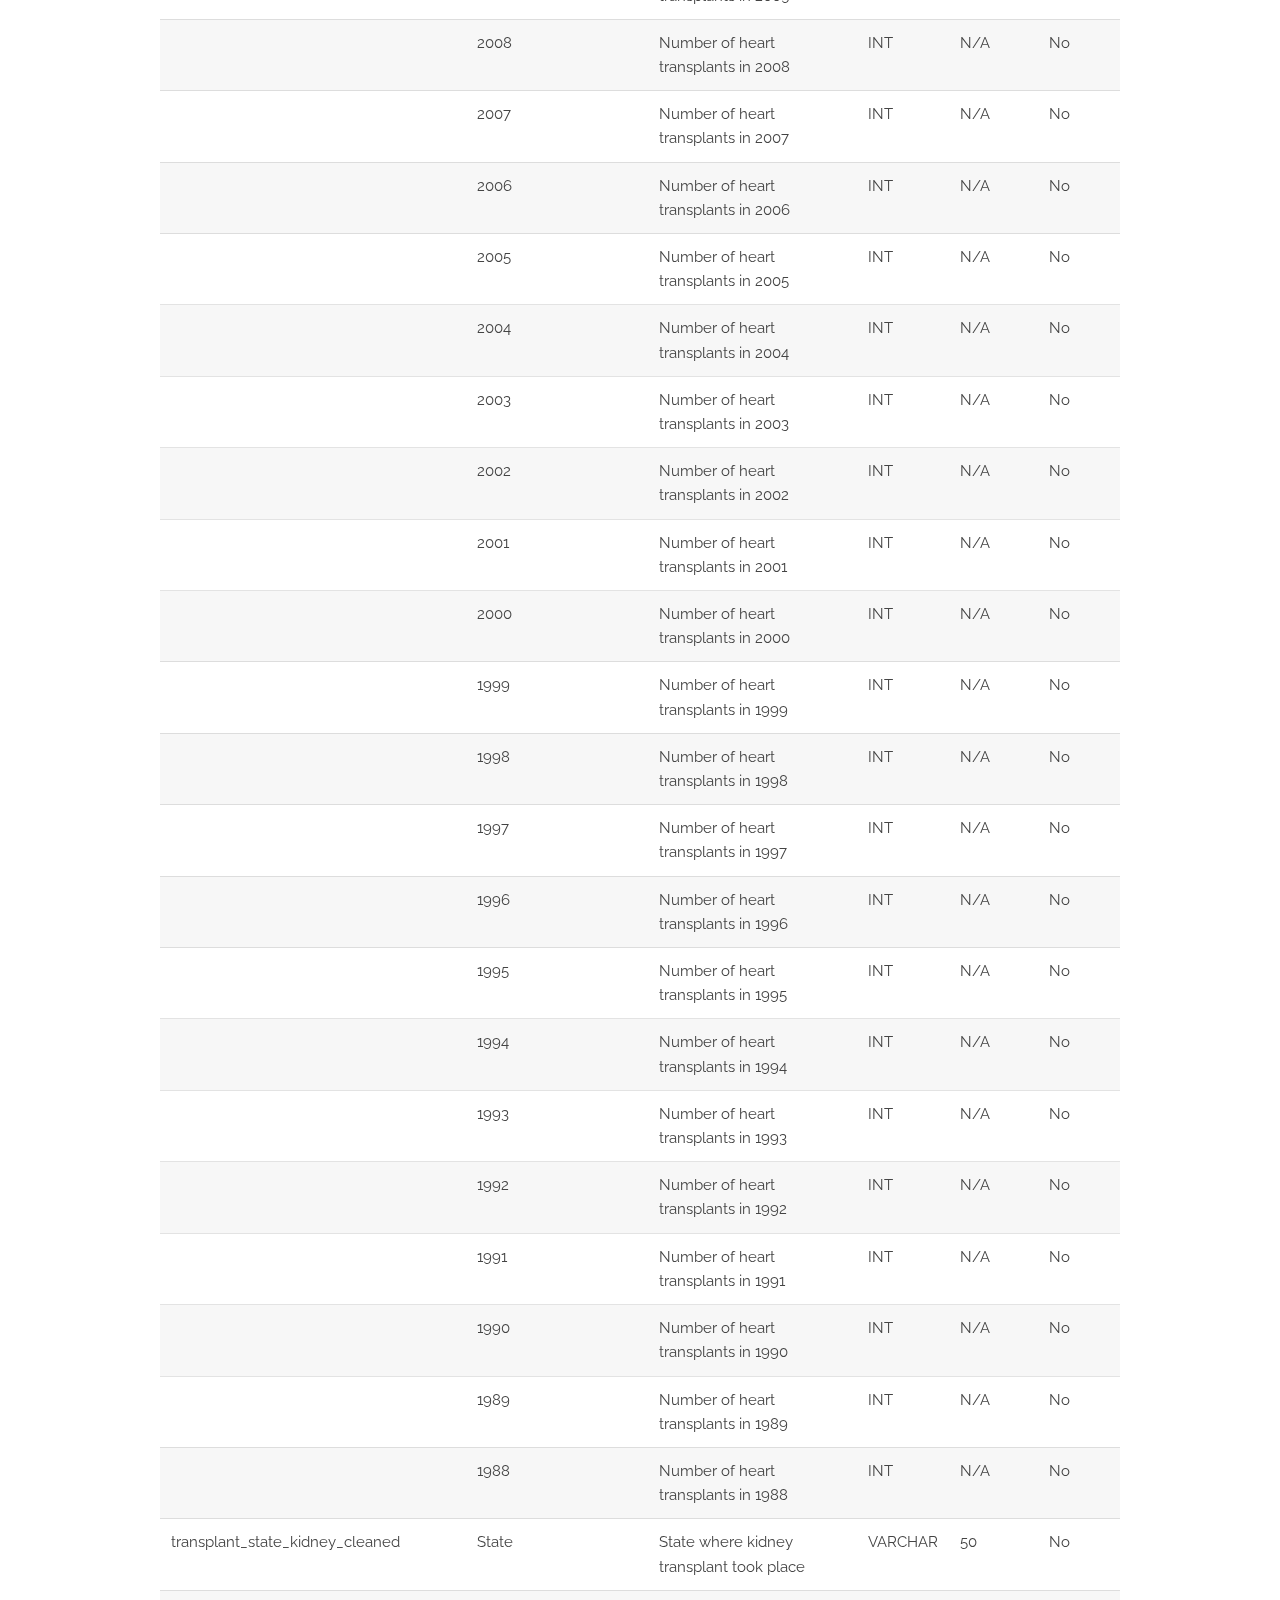
<file: data_dict.html>
<!DOCTYPE html>
<!--
	Transit by TEMPLATED
	templated.co @templatedco
	Released for free under the Creative Commons Attribution 3.0 license (templated.co/license)
-->
<html lang="en">
	<head>
		<meta charset="UTF-8">
		<title>Data Dictionary</title>
		<meta http-equiv="content-type" content="text/html; charset=utf-8" />
		<meta name="description" content="" />
		<meta name="keywords" content="" />
		<!--[if lte IE 8]><script src="js/html5shiv.js"></script><![endif]-->
		<script src="js/jquery.min.js"></script>
		<script src="js/skel.min.js"></script>
		<script src="js/skel-layers.min.js"></script>
		<script src="js/init.js"></script>
		<noscript>
			<link rel="stylesheet" href="css/skel.css" />
			<link rel="stylesheet" href="css/style.css" />
			<link rel="stylesheet" href="css/style-xlarge.css" />
        </noscript>
        <style>
            #toTop {
                padding: 5px;
                position: fixed;
                bottom: 5px;
                right: 5px;
                display: none;
            }
        </style>
	</head>
	<body class="landing">

		<!-- Header -->
			<header id="header">
				<h1><a href="index.html">Home Page</a></h1>
				<nav id="nav">
					<ul>
						<li><a href="visualizations.html">Visualizations</a></li>
                        <li><a href="data.html">Data Sources</a></li>
                        <li><a href="ML.html">Data Trends</a></li>
						<li><a href="donate.html">Make A Difference</a></li>
						<li><a href="https://github.com/Lbrady1025/OPTN-analysis" target="_blank" class="button special">GitHub</a></li>
					</ul>
				</nav>
			</header>

		<!-- Banner -->
			<section id="dictbanner">
				<h2>Data Dictionary</h2>
				<p>Information about database structure and description of data.</p>
			</section>
        <!-- Data Dictionary Content -->
			<section id="main" class="wrapper">
				<div class="container">
                    <h2>Database and Hosting</h2>
                    <p>The data used for this project was stored in a relational database using SQL and hosted on AWS RDS. Access to the database is available upon request.</p>
                    <h4>Jump to a Table:</h4>
                    <select name="dropdown" id="select-anchor">
                        <option value="#select-anchor">Select Table</option>
                        <option value="#kidney_removal_state_abo_cleaned">kidney_removal_state_abo_cleaned</option>
                        <option value="#kidney_removal_state_ethnicity_cleaned">kidney_removal_state_ethnicity_cleaned</option>
                        <option value="#kidney_state_donor_cleaned">kidney_state_donor_cleaned</option>
                        <option value="#kidney_state_race_abo_cleaned">kidney_state_race_abo_cleaned</option>
                        <option value="#kidney_waitlist_additions_cleaned">kidney_waitlist_additions_cleaned</option>
                        <option value="#transplant_state_heart_cleaned">transplant_state_heart_cleaned</option>
                        <option value="#transplant_state_kidney_cleaned">transplant_state_kidney_cleaned</option>
                        <option value="#transplant_state_liver_cleaned">transplant_state_liver_cleaned</option>
                        <option value="#transplant_state_lung_cleaned">transplant_state_lung_cleaned</option>
                        <option value="#waitinglist_state_cleaned">waitinglist_state_cleaned</option>
                        <option value="#waiting_time_cleaned">waiting_time_cleaned</option>
                        <option value="#diabetes_state_cleaned">diabetes_state_cleaned</option>
                        <option value="#obesity_state_cleaned">obesity_state_cleaned</option>
                        <option value="#overdose_state_cleaned">overdose_state_cleaned</option>
                    </select>
                    <br>
                    <table border="1">
                        <thead>
                            <tr>
                                <th>Name of Table</th>
                                <th>Column Name</th>
                                <th>Description</th>
                                <th>Data Type</th>
                                <th>Character Length</th>
                                <th>Accepts Null Value</th>
                            </tr>
                        </thead>
                        <tbody>
                            <tr>
                                <td id="kidney_removal_state_abo_cleaned">kidney_removal_state_abo_cleaned</td>
                                <td>Removal_Reason</td>
                                <td>Reason kidney was removed</td>
                                <td>VARCHAR</td>
                                <td>50</td>
                                <td>No</td>
                            </tr>
                            <tr>
                                <td></td>
                                <td>State</td>
                                <td>US state where kidney was removed</td>
                                <td>VARCHAR</td>
                                <td>50</td>
                                <td>No</td>
                            </tr>
                            <tr>
                                <td></td>
                                <td>ABO</td>
                                <td>Blood type of kidney removal patient</td>
                                <td>VARCHAR</td>
                                <td>50</td>
                                <td>No</td>
                            </tr>
                            <tr>
                                <td></td>
                                <td>To_Date</td>
                                <td>Total number of kidney removals to date data was obtained (12/2020)</td>
                                <td>INT</td>
                                <td>N/A</td>
                                <td>No</td>
                            </tr>
                            <tr>
                                <td></td>
                                <td>2020</td>
                                <td>Number of kidney removals in 2020</td>
                                <td>INT</td>
                                <td>N/A</td>
                                <td>No</td>
                            </tr>
                            <tr>
                                <td></td>
                                <td>2019</td>
                                <td>Number of kidney removals in 2019</td>
                                <td>INT</td>
                                <td>N/A</td>
                                <td>No</td>
                            </tr>
                            <tr>
                                <td></td>
                                <td>2018</td>
                                <td>Number of kidney removals in 2018</td>
                                <td>INT</td>
                                <td>N/A</td>
                                <td>No</td>
                            </tr>
                            <tr>
                                <td></td>
                                <td>2017</td>
                                <td>Number of kidney removals in 2017</td>
                                <td>INT</td>
                                <td>N/A</td>
                                <td>No</td>
                            </tr>
                            <tr>
                                <td></td>
                                <td>2016</td>
                                <td>Number of kidney removals in 2016</td>
                                <td>INT</td>
                                <td>N/A</td>
                                <td>No</td>
                            </tr>
                            <tr>
                                <td></td>
                                <td>2015</td>
                                <td>Number of kidney removals in 2015</td>
                                <td>INT</td>
                                <td>N/A</td>
                                <td>No</td>
                            </tr>
                            <tr>
                                <td></td>
                                <td>2014</td>
                                <td>Number of kidney removals in 2014</td>
                                <td>INT</td>
                                <td>N/A</td>
                                <td>No</td>
                            </tr>
                            <tr>
                                <td></td>
                                <td>2013</td>
                                <td>Number of kidney removals in 2013</td>
                                <td>INT</td>
                                <td>N/A</td>
                                <td>No</td>
                            </tr>
                            <tr>
                                <td></td>
                                <td>2012</td>
                                <td>Number of kidney removals in 2012</td>
                                <td>INT</td>
                                <td>N/A</td>
                                <td>No</td>
                            </tr>
                            <tr>
                                <td></td>
                                <td>2011</td>
                                <td>Number of kidney removals in 2011</td>
                                <td>INT</td>
                                <td>N/A</td>
                                <td>No</td>
                            </tr>
                            <tr>
                                <td></td>
                                <td>2010</td>
                                <td>Number of kidney removals in 2010</td>
                                <td>INT</td>
                                <td>N/A</td>
                                <td>No</td>
                            </tr>
                            <tr>
                                <td></td>
                                <td>2009</td>
                                <td>Number of kidney removals in 2009</td>
                                <td>INT</td>
                                <td>N/A</td>
                                <td>No</td>
                            </tr>
                            <tr>
                                <td></td>
                                <td>2008</td>
                                <td>Number of kidney removals in 2008</td>
                                <td>INT</td>
                                <td>N/A</td>
                                <td>No</td>
                            </tr>
                            <tr>
                                <td></td>
                                <td>2007</td>
                                <td>Number of kidney removals in 2007</td>
                                <td>INT</td>
                                <td>N/A</td>
                                <td>No</td>
                            </tr>
                            <tr>
                                <td></td>
                                <td>2006</td>
                                <td>Number of kidney removals in 2006</td>
                                <td>INT</td>
                                <td>N/A</td>
                                <td>No</td>
                            </tr>
                            <tr>
                                <td></td>
                                <td>2005</td>
                                <td>Number of kidney removals in 2005</td>
                                <td>INT</td>
                                <td>N/A</td>
                                <td>No</td>
                            </tr>
                            <tr>
                                <td></td>
                                <td>2004</td>
                                <td>Number of kidney removals in 2004</td>
                                <td>INT</td>
                                <td>N/A</td>
                                <td>No</td>
                            </tr>
                            <tr>
                                <td></td>
                                <td>2003</td>
                                <td>Number of kidney removals in 2003</td>
                                <td>INT</td>
                                <td>N/A</td>
                                <td>No</td>
                            </tr>
                            <tr>
                                <td></td>
                                <td>2002</td>
                                <td>Number of kidney removals in 2002</td>
                                <td>INT</td>
                                <td>N/A</td>
                                <td>No</td>
                            </tr>
                            <tr>
                                <td></td>
                                <td>2001</td>
                                <td>Number of kidney removals in 2001</td>
                                <td>INT</td>
                                <td>N/A</td>
                                <td>No</td>
                            </tr>
                            <tr>
                                <td></td>
                                <td>2000</td>
                                <td>Number of kidney removals in 2000</td>
                                <td>INT</td>
                                <td>N/A</td>
                                <td>No</td>
                            </tr>
                            <tr>
                                <td></td>
                                <td>1999</td>
                                <td>Number of kidney removals in 1999</td>
                                <td>INT</td>
                                <td>N/A</td>
                                <td>No</td>
                            </tr>
                            <tr>
                                <td></td>
                                <td>1998</td>
                                <td>Number of kidney removals in 1998</td>
                                <td>INT</td>
                                <td>N/A</td>
                                <td>No</td>
                            </tr>
                            <tr>
                                <td></td>
                                <td>1997</td>
                                <td>Number of kidney removals in 1997</td>
                                <td>INT</td>
                                <td>N/A</td>
                                <td>No</td>
                            </tr>
                            <tr>
                                <td></td>
                                <td>1996</td>
                                <td>Number of kidney removals in 1996</td>
                                <td>INT</td>
                                <td>N/A</td>
                                <td>No</td>
                            </tr>
                            <tr>
                                <td></td>
                                <td>1995</td>
                                <td>Number of kidney removals in 1995</td>
                                <td>INT</td>
                                <td>N/A</td>
                                <td>No</td>
                            </tr>
                            <tr>
                                <td></td>
                                <td>removal_category</td>
                                <td>Type of kidney removal that was performed (i.e., total)</td>
                                <td>VARCHAR</td>
                                <td>50</td>
                                <td>Yes</td>
                            </tr>
                            <tr>
                                <td id="kidney_removal_state_ethnicity_cleaned">kidney_removal_state_ethnicity_cleaned</td>
                                <td>Removal_Reason</td>
                                <td>Reason kidney was removed</td>
                                <td>VARCHAR</td>
                                <td>50</td>
                                <td>No</td>
                            </tr>
                            <tr>
                                <td></td>
                                <td>State</td>
                                <td>US state where kidney was removed</td>
                                <td>VARCHAR</td>
                                <td>50</td>
                                <td>No</td>
                            </tr>
                            <tr>
                                <td></td>
                                <td>Ethnicity</td>
                                <td>Ethnicity of kidney removal patient</td>
                                <td>VARCHAR</td>
                                <td>50</td>
                                <td>No</td>
                            </tr>
                            <tr>
                                <td></td>
                                <td>To_Date</td>
                                <td>Total number of kidney removals to date data was obtained (12/2020)</td>
                                <td>INT</td>
                                <td>N/A</td>
                                <td>No</td>
                            </tr>
                            <tr>
                                <td></td>
                                <td>2020</td>
                                <td>Number of kidney removals in 2020</td>
                                <td>INT</td>
                                <td>N/A</td>
                                <td>No</td>
                            </tr>
                            <tr>
                                <td></td>
                                <td>2019</td>
                                <td>Number of kidney removals in 2019</td>
                                <td>INT</td>
                                <td>N/A</td>
                                <td>No</td>
                            </tr>
                            <tr>
                                <td></td>
                                <td>2018</td>
                                <td>Number of kidney removals in 2018</td>
                                <td>INT</td>
                                <td>N/A</td>
                                <td>No</td>
                            </tr>
                            <tr>
                                <td></td>
                                <td>2017</td>
                                <td>Number of kidney removals in 2017</td>
                                <td>INT</td>
                                <td>N/A</td>
                                <td>No</td>
                            </tr>
                            <tr>
                                <td></td>
                                <td>2016</td>
                                <td>Number of kidney removals in 2016</td>
                                <td>INT</td>
                                <td>N/A</td>
                                <td>No</td>
                            </tr>
                            <tr>
                                <td></td>
                                <td>2015</td>
                                <td>Number of kidney removals in 2015</td>
                                <td>INT</td>
                                <td>N/A</td>
                                <td>No</td>
                            </tr>
                            <tr>
                                <td></td>
                                <td>2014</td>
                                <td>Number of kidney removals in 2014</td>
                                <td>INT</td>
                                <td>N/A</td>
                                <td>No</td>
                            </tr>
                            <tr>
                                <td></td>
                                <td>2013</td>
                                <td>Number of kidney removals in 2013</td>
                                <td>INT</td>
                                <td>N/A</td>
                                <td>No</td>
                            </tr>
                            <tr>
                                <td></td>
                                <td>2012</td>
                                <td>Number of kidney removals in 2012</td>
                                <td>INT</td>
                                <td>N/A</td>
                                <td>No</td>
                            </tr>
                            <tr>
                                <td></td>
                                <td>2011</td>
                                <td>Number of kidney removals in 2011</td>
                                <td>INT</td>
                                <td>N/A</td>
                                <td>No</td>
                            </tr>
                            <tr>
                                <td></td>
                                <td>2010</td>
                                <td>Number of kidney removals in 2010</td>
                                <td>INT</td>
                                <td>N/A</td>
                                <td>No</td>
                            </tr>
                            <tr>
                                <td></td>
                                <td>2009</td>
                                <td>Number of kidney removals in 2009</td>
                                <td>INT</td>
                                <td>N/A</td>
                                <td>No</td>
                            </tr>
                            <tr>
                                <td></td>
                                <td>2008</td>
                                <td>Number of kidney removals in 2008</td>
                                <td>INT</td>
                                <td>N/A</td>
                                <td>No</td>
                            </tr>
                            <tr>
                                <td></td>
                                <td>2007</td>
                                <td>Number of kidney removals in 2007</td>
                                <td>INT</td>
                                <td>N/A</td>
                                <td>No</td>
                            </tr>
                            <tr>
                                <td></td>
                                <td>2006</td>
                                <td>Number of kidney removals in 2006</td>
                                <td>INT</td>
                                <td>N/A</td>
                                <td>No</td>
                            </tr>
                            <tr>
                                <td></td>
                                <td>2005</td>
                                <td>Number of kidney removals in 2005</td>
                                <td>INT</td>
                                <td>N/A</td>
                                <td>No</td>
                            </tr>
                            <tr>
                                <td></td>
                                <td>2004</td>
                                <td>Number of kidney removals in 2004</td>
                                <td>INT</td>
                                <td>N/A</td>
                                <td>No</td>
                            </tr>
                            <tr>
                                <td></td>
                                <td>2003</td>
                                <td>Number of kidney removals in 2003</td>
                                <td>INT</td>
                                <td>N/A</td>
                                <td>No</td>
                            </tr>
                            <tr>
                                <td></td>
                                <td>2002</td>
                                <td>Number of kidney removals in 2002</td>
                                <td>INT</td>
                                <td>N/A</td>
                                <td>No</td>
                            </tr>
                            <tr>
                                <td></td>
                                <td>2001</td>
                                <td>Number of kidney removals in 2001</td>
                                <td>INT</td>
                                <td>N/A</td>
                                <td>No</td>
                            </tr>
                            <tr>
                                <td></td>
                                <td>2000</td>
                                <td>Number of kidney removals in 2000</td>
                                <td>INT</td>
                                <td>N/A</td>
                                <td>No</td>
                            </tr>
                            <tr>
                                <td></td>
                                <td>1999</td>
                                <td>Number of kidney removals in 1999</td>
                                <td>INT</td>
                                <td>N/A</td>
                                <td>No</td>
                            </tr>
                            <tr>
                                <td></td>
                                <td>1998</td>
                                <td>Number of kidney removals in 1998</td>
                                <td>INT</td>
                                <td>N/A</td>
                                <td>No</td>
                            </tr>
                            <tr>
                                <td></td>
                                <td>1997</td>
                                <td>Number of kidney removals in 1997</td>
                                <td>INT</td>
                                <td>N/A</td>
                                <td>No</td>
                            </tr>
                            <tr>
                                <td></td>
                                <td>1996</td>
                                <td>Number of kidney removals in 1996</td>
                                <td>INT</td>
                                <td>N/A</td>
                                <td>No</td>
                            </tr>
                            <tr>
                                <td></td>
                                <td>1995</td>
                                <td>Number of kidney removals in 1995</td>
                                <td>INT</td>
                                <td>N/A</td>
                                <td>No</td>
                            </tr>
                            <tr>
                                <td></td>
                                <td>removal_category</td>
                                <td>Type of kidney removal that was performed (i.e., total)</td>
                                <td>VARCHAR</td>
                                <td>50</td>
                                <td>Yes</td>
                            </tr>
                            <tr>
                                <td id="kidney_state_donor_cleaned">kidney_state_donor_cleaned</td>
                                <td>State</td>
                                <td>State of residence of kidney donor</td>
                                <td>VARCHAR</td>
                                <td>50</td>
                                <td>No</td>
                            </tr>
                            <tr>
                                <td></td>
                                <td>Deceased_Living</td>
                                <td>Indicates whether the donor was living or deceased at the time of donation</td>
                                <td>VARCHAR</td>
                                <td>50</td>
                                <td>No</td>
                            </tr>
                            <tr>
                                <td></td>
                                <td>2020</td>
                                <td>Number of kidney donations in 2020</td>
                                <td>INT</td>
                                <td>N/A</td>
                                <td>No</td>
                            </tr>
                            <tr>
                                <td></td>
                                <td>2019</td>
                                <td>Number of kidney donations in 2019</td>
                                <td>INT</td>
                                <td>N/A</td>
                                <td>No</td>
                            </tr>
                            <tr>
                                <td></td>
                                <td>2018</td>
                                <td>Number of kidney donations in 2018</td>
                                <td>INT</td>
                                <td>N/A</td>
                                <td>No</td>
                            </tr>
                            <tr>
                                <td></td>
                                <td>2017</td>
                                <td>Number of kidney donations in 2017</td>
                                <td>INT</td>
                                <td>N/A</td>
                                <td>No</td>
                            </tr>
                            <tr>
                                <td></td>
                                <td>2016</td>
                                <td>Number of kidney donations in 2016</td>
                                <td>INT</td>
                                <td>N/A</td>
                                <td>No</td>
                            </tr>
                            <tr>
                                <td></td>
                                <td>2015</td>
                                <td>Number of kidney donations in 2015</td>
                                <td>INT</td>
                                <td>N/A</td>
                                <td>No</td>
                            </tr>
                            <tr>
                                <td></td>
                                <td>2014</td>
                                <td>Number of kidney donations in 2014</td>
                                <td>INT</td>
                                <td>N/A</td>
                                <td>No</td>
                            </tr>
                            <tr>
                                <td></td>
                                <td>2013</td>
                                <td>Number of kidney donations in 2013</td>
                                <td>INT</td>
                                <td>N/A</td>
                                <td>No</td>
                            </tr>
                            <tr>
                                <td></td>
                                <td>2012</td>
                                <td>Number of kidney donations in 2012</td>
                                <td>INT</td>
                                <td>N/A</td>
                                <td>No</td>
                            </tr>
                            <tr>
                                <td></td>
                                <td>2011</td>
                                <td>Number of kidney donations in 2011</td>
                                <td>INT</td>
                                <td>N/A</td>
                                <td>No</td>
                            </tr>
                            <tr>
                                <td></td>
                                <td>2010</td>
                                <td>Number of kidney donations in 2010</td>
                                <td>INT</td>
                                <td>N/A</td>
                                <td>No</td>
                            </tr>
                            <tr>
                                <td></td>
                                <td>2009</td>
                                <td>Number of kidney donations in 2009</td>
                                <td>INT</td>
                                <td>N/A</td>
                                <td>No</td>
                            </tr>
                            <tr>
                                <td></td>
                                <td>2008</td>
                                <td>Number of kidney donations in 2008</td>
                                <td>INT</td>
                                <td>N/A</td>
                                <td>No</td>
                            </tr>
                            <tr>
                                <td></td>
                                <td>2007</td>
                                <td>Number of kidney donations in 2007</td>
                                <td>INT</td>
                                <td>N/A</td>
                                <td>No</td>
                            </tr>
                            <tr>
                                <td></td>
                                <td>2006</td>
                                <td>Number of kidney donations in 2006</td>
                                <td>INT</td>
                                <td>N/A</td>
                                <td>No</td>
                            </tr>
                            <tr>
                                <td></td>
                                <td>2005</td>
                                <td>Number of kidney donations in 2005</td>
                                <td>INT</td>
                                <td>N/A</td>
                                <td>No</td>
                            </tr>
                            <tr>
                                <td></td>
                                <td>2004</td>
                                <td>Number of kidney donations in 2004</td>
                                <td>INT</td>
                                <td>N/A</td>
                                <td>No</td>
                            </tr>
                            <tr>
                                <td></td>
                                <td>2003</td>
                                <td>Number of kidney donations in 2003</td>
                                <td>INT</td>
                                <td>N/A</td>
                                <td>No</td>
                            </tr>
                            <tr>
                                <td></td>
                                <td>2002</td>
                                <td>Number of kidney donations in 2002</td>
                                <td>INT</td>
                                <td>N/A</td>
                                <td>No</td>
                            </tr>
                            <tr>
                                <td></td>
                                <td>2001</td>
                                <td>Number of kidney donations in 2001</td>
                                <td>INT</td>
                                <td>N/A</td>
                                <td>No</td>
                            </tr>
                            <tr>
                                <td></td>
                                <td>2000</td>
                                <td>Number of kidney donations in 2000</td>
                                <td>INT</td>
                                <td>N/A</td>
                                <td>No</td>
                            </tr>
                            <tr>
                                <td></td>
                                <td>1999</td>
                                <td>Number of kidney donations in 1999</td>
                                <td>INT</td>
                                <td>N/A</td>
                                <td>No</td>
                            </tr>
                            <tr>
                                <td></td>
                                <td>1998</td>
                                <td>Number of kidney donations in 1998</td>
                                <td>INT</td>
                                <td>N/A</td>
                                <td>No</td>
                            </tr>
                            <tr>
                                <td></td>
                                <td>1997</td>
                                <td>Number of kidney donations in 1997</td>
                                <td>INT</td>
                                <td>N/A</td>
                                <td>No</td>
                            </tr>
                            <tr>
                                <td></td>
                                <td>1996</td>
                                <td>Number of kidney donations in 1996</td>
                                <td>INT</td>
                                <td>N/A</td>
                                <td>No</td>
                            </tr>
                            <tr>
                                <td></td>
                                <td>1995</td>
                                <td>Number of kidney donations in 1995</td>
                                <td>INT</td>
                                <td>N/A</td>
                                <td>No</td>
                            </tr>
                            <tr>
                                <td></td>
                                <td>1994</td>
                                <td>Number of kidney donations in 1994</td>
                                <td>INT</td>
                                <td>N/A</td>
                                <td>No</td>
                            </tr>
                            <tr>
                                <td></td>
                                <td>1993</td>
                                <td>Number of kidney donations in 1993</td>
                                <td>INT</td>
                                <td>N/A</td>
                                <td>No</td>
                            </tr>
                            <tr>
                                <td></td>
                                <td>1992</td>
                                <td>Number of kidney donations in 1992</td>
                                <td>INT</td>
                                <td>N/A</td>
                                <td>No</td>
                            </tr>
                            <tr>
                                <td></td>
                                <td>1991</td>
                                <td>Number of kidney donations in 1991</td>
                                <td>INT</td>
                                <td>N/A</td>
                                <td>No</td>
                            </tr>
                            <tr>
                                <td></td>
                                <td>1990</td>
                                <td>Number of kidney donations in 1990</td>
                                <td>INT</td>
                                <td>N/A</td>
                                <td>No</td>
                            </tr>
                            <tr>
                                <td></td>
                                <td>1989</td>
                                <td>Number of kidney donations in 1989</td>
                                <td>INT</td>
                                <td>N/A</td>
                                <td>No</td>
                            </tr>
                            <tr>
                                <td></td>
                                <td>1988</td>
                                <td>Number of kidney donations in 1988</td>
                                <td>INT</td>
                                <td>N/A</td>
                                <td>No</td>
                            </tr>
                            <tr>
                                <td id="kidney_state_race_abo_cleaned">kidney_state_race_abo_cleaned</td>
                                <td>Race</td>
                                <td>Race of kidney recipient</td>
                                <td>VARCHAR</td>
                                <td>50</td>
                                <td>No</td>
                            </tr>
                            <tr>
                                <td></td>
                                <td>State</td>
                                <td>State of residence of kidney recipient</td>
                                <td>VARCHAR</td>
                                <td>50</td>
                                <td>No</td>
                            </tr>
                            <tr>
                                <td></td>
                                <td>ABO</td>
                                <td>Blood type of the kidney recipient</td>
                                <td>VARCHAR</td>
                                <td>50</td>
                                <td>No</td>
                            </tr>
                            <tr>
                                <td></td>
                                <td>2020</td>
                                <td>Number of kidney recipients in 2020</td>
                                <td>INT</td>
                                <td>N/A</td>
                                <td>No</td>
                            </tr>
                            <tr>
                                <td></td>
                                <td>2019</td>
                                <td>Number of kidney recipients in 2019</td>
                                <td>INT</td>
                                <td>N/A</td>
                                <td>No</td>
                            </tr>
                            <tr>
                                <td></td>
                                <td>2018</td>
                                <td>Number of kidney recipients in 2018</td>
                                <td>INT</td>
                                <td>N/A</td>
                                <td>No</td>
                            </tr>
                            <tr>
                                <td></td>
                                <td>2017</td>
                                <td>Number of kidney recipients in 2017</td>
                                <td>INT</td>
                                <td>N/A</td>
                                <td>No</td>
                            </tr>
                            <tr>
                                <td></td>
                                <td>2016</td>
                                <td>Number of kidney recipients in 2016</td>
                                <td>INT</td>
                                <td>N/A</td>
                                <td>No</td>
                            </tr>
                            <tr>
                                <td></td>
                                <td>2015</td>
                                <td>Number of kidney recipients in 2015</td>
                                <td>INT</td>
                                <td>N/A</td>
                                <td>No</td>
                            </tr>
                            <tr>
                                <td></td>
                                <td>2014</td>
                                <td>Number of kidney recipients in 2014</td>
                                <td>INT</td>
                                <td>N/A</td>
                                <td>No</td>
                            </tr>
                            <tr>
                                <td></td>
                                <td>2013</td>
                                <td>Number of kidney recipients in 2013</td>
                                <td>INT</td>
                                <td>N/A</td>
                                <td>No</td>
                            </tr>
                            <tr>
                                <td></td>
                                <td>2012</td>
                                <td>Number of kidney recipients in 2012</td>
                                <td>INT</td>
                                <td>N/A</td>
                                <td>No</td>
                            </tr>
                            <tr>
                                <td></td>
                                <td>2011</td>
                                <td>Number of kidney recipients in 2011</td>
                                <td>INT</td>
                                <td>N/A</td>
                                <td>No</td>
                            </tr>
                            <tr>
                                <td></td>
                                <td>2010</td>
                                <td>Number of kidney recipients in 2010</td>
                                <td>INT</td>
                                <td>N/A</td>
                                <td>No</td>
                            </tr>
                            <tr>
                                <td></td>
                                <td>2009</td>
                                <td>Number of kidney recipients in 2009</td>
                                <td>INT</td>
                                <td>N/A</td>
                                <td>No</td>
                            </tr>
                            <tr>
                                <td></td>
                                <td>2008</td>
                                <td>Number of kidney recipients in 2008</td>
                                <td>INT</td>
                                <td>N/A</td>
                                <td>No</td>
                            </tr>
                            <tr>
                                <td></td>
                                <td>2007</td>
                                <td>Number of kidney recipients in 2007</td>
                                <td>INT</td>
                                <td>N/A</td>
                                <td>No</td>
                            </tr>
                            <tr>
                                <td></td>
                                <td>2006</td>
                                <td>Number of kidney recipients in 2006</td>
                                <td>INT</td>
                                <td>N/A</td>
                                <td>No</td>
                            </tr>
                            <tr>
                                <td></td>
                                <td>2005</td>
                                <td>Number of kidney recipients in 2005</td>
                                <td>INT</td>
                                <td>N/A</td>
                                <td>No</td>
                            </tr>
                            <tr>
                                <td></td>
                                <td>2004</td>
                                <td>Number of kidney recipients in 2004</td>
                                <td>INT</td>
                                <td>N/A</td>
                                <td>No</td>
                            </tr>
                            <tr>
                                <td></td>
                                <td>2003</td>
                                <td>Number of kidney recipients in 2003</td>
                                <td>INT</td>
                                <td>N/A</td>
                                <td>No</td>
                            </tr>
                            <tr>
                                <td></td>
                                <td>2002</td>
                                <td>Number of kidney recipients in 2002</td>
                                <td>INT</td>
                                <td>N/A</td>
                                <td>No</td>
                            </tr>
                            <tr>
                                <td></td>
                                <td>2001</td>
                                <td>Number of kidney recipients in 2001</td>
                                <td>INT</td>
                                <td>N/A</td>
                                <td>No</td>
                            </tr>
                            <tr>
                                <td></td>
                                <td>2000</td>
                                <td>Number of kidney recipients in 2000</td>
                                <td>INT</td>
                                <td>N/A</td>
                                <td>No</td>
                            </tr>
                            <tr>
                                <td></td>
                                <td>1999</td>
                                <td>Number of kidney recipients in 1999</td>
                                <td>INT</td>
                                <td>N/A</td>
                                <td>No</td>
                            </tr>
                            <tr>
                                <td></td>
                                <td>1998</td>
                                <td>Number of kidney recipients in 1998</td>
                                <td>INT</td>
                                <td>N/A</td>
                                <td>No</td>
                            </tr>
                            <tr>
                                <td></td>
                                <td>1997</td>
                                <td>Number of kidney recipients in 1997</td>
                                <td>INT</td>
                                <td>N/A</td>
                                <td>No</td>
                            </tr>
                            <tr>
                                <td></td>
                                <td>1996</td>
                                <td>Number of kidney recipients in 1996</td>
                                <td>INT</td>
                                <td>N/A</td>
                                <td>No</td>
                            </tr>
                            <tr>
                                <td></td>
                                <td>1995</td>
                                <td>Number of kidney recipients in 1995</td>
                                <td>INT</td>
                                <td>N/A</td>
                                <td>No</td>
                            </tr>
                            <tr>
                                <td></td>
                                <td>1994</td>
                                <td>Number of kidney recipients in 1994</td>
                                <td>INT</td>
                                <td>N/A</td>
                                <td>No</td>
                            </tr>
                            <tr>
                                <td></td>
                                <td>1993</td>
                                <td>Number of kidney recipients in 1993</td>
                                <td>INT</td>
                                <td>N/A</td>
                                <td>No</td>
                            </tr>
                            <tr>
                                <td></td>
                                <td>1992</td>
                                <td>Number of kidney recipients in 1992</td>
                                <td>INT</td>
                                <td>N/A</td>
                                <td>No</td>
                            </tr>
                            <tr>
                                <td></td>
                                <td>1991</td>
                                <td>Number of kidney recipients in 1991</td>
                                <td>INT</td>
                                <td>N/A</td>
                                <td>No</td>
                            </tr>
                            <tr>
                                <td></td>
                                <td>1990</td>
                                <td>Number of kidney recipients in 1990</td>
                                <td>INT</td>
                                <td>N/A</td>
                                <td>No</td>
                            </tr>
                            <tr>
                                <td></td>
                                <td>1989</td>
                                <td>Number of kidney recipients in 1989</td>
                                <td>INT</td>
                                <td>N/A</td>
                                <td>No</td>
                            </tr>
                            <tr>
                                <td></td>
                                <td>1988</td>
                                <td>Number of kidney recipients in 1988</td>
                                <td>INT</td>
                                <td>N/A</td>
                                <td>No</td>
                            </tr>
                            <tr>
                                <td id="kidney_waitlist_additions_cleaned">kidney_waitlist_additions_cleaned</td>
                                <td>State</td>
                                <td>State of residence of individual added to the kidney waitlist</td>
                                <td>VARCHAR</td>
                                <td>50</td>
                                <td>No</td>
                            </tr>
                            <tr>
                                <td></td>
                                <td>ABO</td>
                                <td>Blood type of the individual added to kidney waitlist</td>
                                <td>VARCHAR</td>
                                <td>50</td>
                                <td>No</td>
                            </tr>
                            <tr>
                                <td></td>
                                <td>Ethnicity</td>
                                <td>Ethnicity of the individual added to the kidney waitlist</td>
                                <td>VARCHAR</td>
                                <td>50</td>
                                <td>No</td>
                            </tr>
                            <tr>
                                <td></td>
                                <td>To_Date</td>
                                <td>Total number of individuals added to the kidney waitlist at the time the data was retrieved (12/2020)</td>
                                <td>FLOAT</td>
                                <td>N/A</td>
                                <td>No</td>
                            </tr>
                            <tr>
                                <td></td>
                                <td>2020</td>
                                <td>Number of individuals added to the kidney waitlist in 2020</td>
                                <td>INT</td>
                                <td>N/A</td>
                                <td>No</td>
                            </tr>
                            <tr>
                                <td></td>
                                <td>2019</td>
                                <td>Number of individuals added to the kidney waitlist in 2019</td>
                                <td>INT</td>
                                <td>N/A</td>
                                <td>No</td>
                            </tr>
                            <tr>
                                <td></td>
                                <td>2018</td>
                                <td>Number of individuals added to the kidney waitlist in 2018</td>
                                <td>INT</td>
                                <td>N/A</td>
                                <td>No</td>
                            </tr>
                            <tr>
                                <td></td>
                                <td>2017</td>
                                <td>Number of individuals added to the kidney waitlist in 2017</td>
                                <td>INT</td>
                                <td>N/A</td>
                                <td>No</td>
                            </tr>
                            <tr>
                                <td></td>
                                <td>2016</td>
                                <td>Number of individuals added to the kidney waitlist in 2016</td>
                                <td>INT</td>
                                <td>N/A</td>
                                <td>No</td>
                            </tr>
                            <tr>
                                <td></td>
                                <td>2015</td>
                                <td>Number of individuals added to the kidney waitlist in 2015</td>
                                <td>INT</td>
                                <td>N/A</td>
                                <td>No</td>
                            </tr>
                            <tr>
                                <td></td>
                                <td>2014</td>
                                <td>Number of individuals added to the kidney waitlist in 2014</td>
                                <td>INT</td>
                                <td>N/A</td>
                                <td>No</td>
                            </tr>
                            <tr>
                                <td></td>
                                <td>2013</td>
                                <td>Number of individuals added to the kidney waitlist in 2013</td>
                                <td>INT</td>
                                <td>N/A</td>
                                <td>No</td>
                            </tr>
                            <tr>
                                <td></td>
                                <td>2012</td>
                                <td>Number of individuals added to the kidney waitlist in 2012</td>
                                <td>INT</td>
                                <td>N/A</td>
                                <td>No</td>
                            </tr>
                            <tr>
                                <td></td>
                                <td>2011</td>
                                <td>Number of individuals added to the kidney waitlist in 2011</td>
                                <td>INT</td>
                                <td>N/A</td>
                                <td>No</td>
                            </tr>
                            <tr>
                                <td></td>
                                <td>2010</td>
                                <td>Number of individuals added to the kidney waitlist in 2010</td>
                                <td>INT</td>
                                <td>N/A</td>
                                <td>No</td>
                            </tr>
                            <tr>
                                <td></td>
                                <td>2009</td>
                                <td>Number of individuals added to the kidney waitlist in 2009</td>
                                <td>INT</td>
                                <td>N/A</td>
                                <td>No</td>
                            </tr>
                            <tr>
                                <td></td>
                                <td>2008</td>
                                <td>Number of individuals added to the kidney waitlist in 2008</td>
                                <td>INT</td>
                                <td>N/A</td>
                                <td>No</td>
                            </tr>
                            <tr>
                                <td></td>
                                <td>2007</td>
                                <td>Number of individuals added to the kidney waitlist in 2007</td>
                                <td>INT</td>
                                <td>N/A</td>
                                <td>No</td>
                            </tr>
                            <tr>
                                <td></td>
                                <td>2006</td>
                                <td>Number of individuals added to the kidney waitlist in 2006</td>
                                <td>INT</td>
                                <td>N/A</td>
                                <td>No</td>
                            </tr>
                            <tr>
                                <td></td>
                                <td>2005</td>
                                <td>Number of individuals added to the kidney waitlist in 2005</td>
                                <td>INT</td>
                                <td>N/A</td>
                                <td>No</td>
                            </tr>
                            <tr>
                                <td></td>
                                <td>2004</td>
                                <td>Number of individuals added to the kidney waitlist in 2004</td>
                                <td>INT</td>
                                <td>N/A</td>
                                <td>No</td>
                            </tr>
                            <tr>
                                <td></td>
                                <td>2003</td>
                                <td>Number of individuals added to the kidney waitlist in 2003</td>
                                <td>INT</td>
                                <td>N/A</td>
                                <td>No</td>
                            </tr>
                            <tr>
                                <td></td>
                                <td>2002</td>
                                <td>Number of individuals added to the kidney waitlist in 2002</td>
                                <td>INT</td>
                                <td>N/A</td>
                                <td>No</td>
                            </tr>
                            <tr>
                                <td></td>
                                <td>2001</td>
                                <td>Number of individuals added to the kidney waitlist in 2001</td>
                                <td>INT</td>
                                <td>N/A</td>
                                <td>No</td>
                            </tr>
                            <tr>
                                <td></td>
                                <td>2000</td>
                                <td>Number of individuals added to the kidney waitlist in 2000</td>
                                <td>INT</td>
                                <td>N/A</td>
                                <td>No</td>
                            </tr>
                            <tr>
                                <td></td>
                                <td>1999</td>
                                <td>Number of individuals added to the kidney waitlist in 1999</td>
                                <td>INT</td>
                                <td>N/A</td>
                                <td>No</td>
                            </tr>
                            <tr>
                                <td></td>
                                <td>1998</td>
                                <td>Number of individuals added to the kidney waitlist in 1998</td>
                                <td>INT</td>
                                <td>N/A</td>
                                <td>No</td>
                            </tr>
                            <tr>
                                <td></td>
                                <td>1997</td>
                                <td>Number of individuals added to the kidney waitlist in 1997</td>
                                <td>INT</td>
                                <td>N/A</td>
                                <td>No</td>
                            </tr>
                            <tr>
                                <td></td>
                                <td>1996</td>
                                <td>Number of individuals added to the kidney waitlist in 1996</td>
                                <td>INT</td>
                                <td>N/A</td>
                                <td>No</td>
                            </tr>
                            <tr>
                                <td></td>
                                <td>1995</td>
                                <td>Number of individuals added to the kidney waitlist in 1995</td>
                                <td>INT</td>
                                <td>N/A</td>
                                <td>No</td>
                            </tr>
                            <tr>
                                <td id="transplant_state_heart_cleaned">transplant_state_heart_cleaned</td>
                                <td>State</td>
                                <td>State where heart transplant took place</td>
                                <td>VARCHAR</td>
                                <td>50</td>
                                <td>No</td>
                            </tr>
                            <tr>
                                <td></td>
                                <td>2020</td>
                                <td>Number of heart transplants in 2020</td>
                                <td>INT</td>
                                <td>N/A</td>
                                <td>No</td>
                            </tr>
                            <tr>
                                <td></td>
                                <td>2019</td>
                                <td>Number of heart transplants in 2019</td>
                                <td>INT</td>
                                <td>N/A</td>
                                <td>No</td>
                            </tr>
                            <tr>
                                <td></td>
                                <td>2018</td>
                                <td>Number of heart transplants in 2018</td>
                                <td>INT</td>
                                <td>N/A</td>
                                <td>No</td>
                            </tr>
                            <tr>
                                <td></td>
                                <td>2017</td>
                                <td>Number of heart transplants in 2017</td>
                                <td>INT</td>
                                <td>N/A</td>
                                <td>No</td>
                            </tr>
                            <tr>
                                <td></td>
                                <td>2016</td>
                                <td>Number of heart transplants in 2016</td>
                                <td>INT</td>
                                <td>N/A</td>
                                <td>No</td>
                            </tr>
                            <tr>
                                <td></td>
                                <td>2015</td>
                                <td>Number of heart transplants in 2015</td>
                                <td>INT</td>
                                <td>N/A</td>
                                <td>No</td>
                            </tr>
                            <tr>
                                <td></td>
                                <td>2014</td>
                                <td>Number of heart transplants in 2014</td>
                                <td>INT</td>
                                <td>N/A</td>
                                <td>No</td>
                            </tr>
                            <tr>
                                <td></td>
                                <td>2013</td>
                                <td>Number of heart transplants in 2013</td>
                                <td>INT</td>
                                <td>N/A</td>
                                <td>No</td>
                            </tr>
                            <tr>
                                <td></td>
                                <td>2012</td>
                                <td>Number of heart transplants in 2012</td>
                                <td>INT</td>
                                <td>N/A</td>
                                <td>No</td>
                            </tr>
                            <tr>
                                <td></td>
                                <td>2011</td>
                                <td>Number of heart transplants in 2011</td>
                                <td>INT</td>
                                <td>N/A</td>
                                <td>No</td>
                            </tr>
                            <tr>
                                <td></td>
                                <td>2010</td>
                                <td>Number of heart transplants in 2010</td>
                                <td>INT</td>
                                <td>N/A</td>
                                <td>No</td>
                            </tr>
                            <tr>
                                <td></td>
                                <td>2009</td>
                                <td>Number of heart transplants in 2009</td>
                                <td>INT</td>
                                <td>N/A</td>
                                <td>No</td>
                            </tr>
                            <tr>
                                <td></td>
                                <td>2008</td>
                                <td>Number of heart transplants in 2008</td>
                                <td>INT</td>
                                <td>N/A</td>
                                <td>No</td>
                            </tr>
                            <tr>
                                <td></td>
                                <td>2007</td>
                                <td>Number of heart transplants in 2007</td>
                                <td>INT</td>
                                <td>N/A</td>
                                <td>No</td>
                            </tr>
                            <tr>
                                <td></td>
                                <td>2006</td>
                                <td>Number of heart transplants in 2006</td>
                                <td>INT</td>
                                <td>N/A</td>
                                <td>No</td>
                            </tr>
                            <tr>
                                <td></td>
                                <td>2005</td>
                                <td>Number of heart transplants in 2005</td>
                                <td>INT</td>
                                <td>N/A</td>
                                <td>No</td>
                            </tr>
                            <tr>
                                <td></td>
                                <td>2004</td>
                                <td>Number of heart transplants in 2004</td>
                                <td>INT</td>
                                <td>N/A</td>
                                <td>No</td>
                            </tr>
                            <tr>
                                <td></td>
                                <td>2003</td>
                                <td>Number of heart transplants in 2003</td>
                                <td>INT</td>
                                <td>N/A</td>
                                <td>No</td>
                            </tr>
                            <tr>
                                <td></td>
                                <td>2002</td>
                                <td>Number of heart transplants in 2002</td>
                                <td>INT</td>
                                <td>N/A</td>
                                <td>No</td>
                            </tr>
                            <tr>
                                <td></td>
                                <td>2001</td>
                                <td>Number of heart transplants in 2001</td>
                                <td>INT</td>
                                <td>N/A</td>
                                <td>No</td>
                            </tr>
                            <tr>
                                <td></td>
                                <td>2000</td>
                                <td>Number of heart transplants in 2000</td>
                                <td>INT</td>
                                <td>N/A</td>
                                <td>No</td>
                            </tr>
                            <tr>
                                <td></td>
                                <td>1999</td>
                                <td>Number of heart transplants in 1999</td>
                                <td>INT</td>
                                <td>N/A</td>
                                <td>No</td>
                            </tr>
                            <tr>
                                <td></td>
                                <td>1998</td>
                                <td>Number of heart transplants in 1998</td>
                                <td>INT</td>
                                <td>N/A</td>
                                <td>No</td>
                            </tr>
                            <tr>
                                <td></td>
                                <td>1997</td>
                                <td>Number of heart transplants in 1997</td>
                                <td>INT</td>
                                <td>N/A</td>
                                <td>No</td>
                            </tr>
                            <tr>
                                <td></td>
                                <td>1996</td>
                                <td>Number of heart transplants in 1996</td>
                                <td>INT</td>
                                <td>N/A</td>
                                <td>No</td>
                            </tr>
                            <tr>
                                <td></td>
                                <td>1995</td>
                                <td>Number of heart transplants in 1995</td>
                                <td>INT</td>
                                <td>N/A</td>
                                <td>No</td>
                            </tr>
                            <tr>
                                <td></td>
                                <td>1994</td>
                                <td>Number of heart transplants in 1994</td>
                                <td>INT</td>
                                <td>N/A</td>
                                <td>No</td>
                            </tr>
                            <tr>
                                <td></td>
                                <td>1993</td>
                                <td>Number of heart transplants in 1993</td>
                                <td>INT</td>
                                <td>N/A</td>
                                <td>No</td>
                            </tr>
                            <tr>
                                <td></td>
                                <td>1992</td>
                                <td>Number of heart transplants in 1992</td>
                                <td>INT</td>
                                <td>N/A</td>
                                <td>No</td>
                            </tr>
                            <tr>
                                <td></td>
                                <td>1991</td>
                                <td>Number of heart transplants in 1991</td>
                                <td>INT</td>
                                <td>N/A</td>
                                <td>No</td>
                            </tr>
                            <tr>
                                <td></td>
                                <td>1990</td>
                                <td>Number of heart transplants in 1990</td>
                                <td>INT</td>
                                <td>N/A</td>
                                <td>No</td>
                            </tr>
                            <tr>
                                <td></td>
                                <td>1989</td>
                                <td>Number of heart transplants in 1989</td>
                                <td>INT</td>
                                <td>N/A</td>
                                <td>No</td>
                            </tr>
                            <tr>
                                <td></td>
                                <td>1988</td>
                                <td>Number of heart transplants in 1988</td>
                                <td>INT</td>
                                <td>N/A</td>
                                <td>No</td>
                            </tr>
                            <tr>
                                <td id="transplant_state_kidney_cleaned">transplant_state_kidney_cleaned</td>
                                <td>State</td>
                                <td>State where kidney transplant took place</td>
                                <td>VARCHAR</td>
                                <td>50</td>
                                <td>No</td>
                            </tr>
                            <tr>
                                <td></td>
                                <td>2020</td>
                                <td>Number of kidney transplants in 2020</td>
                                <td>INT</td>
                                <td>N/A</td>
                                <td>No</td>
                            </tr>
                            <tr>
                                <td></td>
                                <td>2019</td>
                                <td>Number of kidney transplants in 2019</td>
                                <td>INT</td>
                                <td>N/A</td>
                                <td>No</td>
                            </tr>
                            <tr>
                                <td></td>
                                <td>2018</td>
                                <td>Number of kidney transplants in 2018</td>
                                <td>INT</td>
                                <td>N/A</td>
                                <td>No</td>
                            </tr>
                            <tr>
                                <td></td>
                                <td>2017</td>
                                <td>Number of kidney transplants in 2017</td>
                                <td>INT</td>
                                <td>N/A</td>
                                <td>No</td>
                            </tr>
                            <tr>
                                <td></td>
                                <td>2016</td>
                                <td>Number of kidney transplants in 2016</td>
                                <td>INT</td>
                                <td>N/A</td>
                                <td>No</td>
                            </tr>
                            <tr>
                                <td></td>
                                <td>2015</td>
                                <td>Number of kidney transplants in 2015</td>
                                <td>INT</td>
                                <td>N/A</td>
                                <td>No</td>
                            </tr>
                            <tr>
                                <td></td>
                                <td>2014</td>
                                <td>Number of kidney transplants in 2014</td>
                                <td>INT</td>
                                <td>N/A</td>
                                <td>No</td>
                            </tr>
                            <tr>
                                <td></td>
                                <td>2013</td>
                                <td>Number of kidney transplants in 2013</td>
                                <td>INT</td>
                                <td>N/A</td>
                                <td>No</td>
                            </tr>
                            <tr>
                                <td></td>
                                <td>2012</td>
                                <td>Number of kidney transplants in 2012</td>
                                <td>INT</td>
                                <td>N/A</td>
                                <td>No</td>
                            </tr>
                            <tr>
                                <td></td>
                                <td>2011</td>
                                <td>Number of kidney transplants in 2011</td>
                                <td>INT</td>
                                <td>N/A</td>
                                <td>No</td>
                            </tr>
                            <tr>
                                <td></td>
                                <td>2010</td>
                                <td>Number of kidney transplants in 2010</td>
                                <td>INT</td>
                                <td>N/A</td>
                                <td>No</td>
                            </tr>
                            <tr>
                                <td></td>
                                <td>2009</td>
                                <td>Number of kidney transplants in 2009</td>
                                <td>INT</td>
                                <td>N/A</td>
                                <td>No</td>
                            </tr>
                            <tr>
                                <td></td>
                                <td>2008</td>
                                <td>Number of kidney transplants in 2008</td>
                                <td>INT</td>
                                <td>N/A</td>
                                <td>No</td>
                            </tr>
                            <tr>
                                <td></td>
                                <td>2007</td>
                                <td>Number of kidney transplants in 2007</td>
                                <td>INT</td>
                                <td>N/A</td>
                                <td>No</td>
                            </tr>
                            <tr>
                                <td></td>
                                <td>2006</td>
                                <td>Number of kidney transplants in 2006</td>
                                <td>INT</td>
                                <td>N/A</td>
                                <td>No</td>
                            </tr>
                            <tr>
                                <td></td>
                                <td>2005</td>
                                <td>Number of kidney transplants in 2005</td>
                                <td>INT</td>
                                <td>N/A</td>
                                <td>No</td>
                            </tr>
                            <tr>
                                <td></td>
                                <td>2004</td>
                                <td>Number of kidney transplants in 2004</td>
                                <td>INT</td>
                                <td>N/A</td>
                                <td>No</td>
                            </tr>
                            <tr>
                                <td></td>
                                <td>2003</td>
                                <td>Number of kidney transplants in 2003</td>
                                <td>INT</td>
                                <td>N/A</td>
                                <td>No</td>
                            </tr>
                            <tr>
                                <td></td>
                                <td>2002</td>
                                <td>Number of kidney transplants in 2002</td>
                                <td>INT</td>
                                <td>N/A</td>
                                <td>No</td>
                            </tr>
                            <tr>
                                <td></td>
                                <td>2001</td>
                                <td>Number of kidney transplants in 2001</td>
                                <td>INT</td>
                                <td>N/A</td>
                                <td>No</td>
                            </tr>
                            <tr>
                                <td></td>
                                <td>2000</td>
                                <td>Number of kidney transplants in 2000</td>
                                <td>INT</td>
                                <td>N/A</td>
                                <td>No</td>
                            </tr>
                            <tr>
                                <td></td>
                                <td>1999</td>
                                <td>Number of kidney transplants in 1999</td>
                                <td>INT</td>
                                <td>N/A</td>
                                <td>No</td>
                            </tr>
                            <tr>
                                <td></td>
                                <td>1998</td>
                                <td>Number of kidney transplants in 1998</td>
                                <td>INT</td>
                                <td>N/A</td>
                                <td>No</td>
                            </tr>
                            <tr>
                                <td></td>
                                <td>1997</td>
                                <td>Number of kidney transplants in 1997</td>
                                <td>INT</td>
                                <td>N/A</td>
                                <td>No</td>
                            </tr>
                            <tr>
                                <td></td>
                                <td>1996</td>
                                <td>Number of kidney transplants in 1996</td>
                                <td>INT</td>
                                <td>N/A</td>
                                <td>No</td>
                            </tr>
                            <tr>
                                <td></td>
                                <td>1995</td>
                                <td>Number of kidney transplants in 1995</td>
                                <td>INT</td>
                                <td>N/A</td>
                                <td>No</td>
                            </tr>
                            <tr>
                                <td></td>
                                <td>1994</td>
                                <td>Number of kidney transplants in 1994</td>
                                <td>INT</td>
                                <td>N/A</td>
                                <td>No</td>
                            </tr>
                            <tr>
                                <td></td>
                                <td>1993</td>
                                <td>Number of kidney transplants in 1993</td>
                                <td>INT</td>
                                <td>N/A</td>
                                <td>No</td>
                            </tr>
                            <tr>
                                <td></td>
                                <td>1992</td>
                                <td>Number of kidney transplants in 1992</td>
                                <td>INT</td>
                                <td>N/A</td>
                                <td>No</td>
                            </tr>
                            <tr>
                                <td></td>
                                <td>1991</td>
                                <td>Number of kidney transplants in 1991</td>
                                <td>INT</td>
                                <td>N/A</td>
                                <td>No</td>
                            </tr>
                            <tr>
                                <td></td>
                                <td>1990</td>
                                <td>Number of kidney transplants in 1990</td>
                                <td>INT</td>
                                <td>N/A</td>
                                <td>No</td>
                            </tr>
                            <tr>
                                <td></td>
                                <td>1989</td>
                                <td>Number of kidney transplants in 1989</td>
                                <td>INT</td>
                                <td>N/A</td>
                                <td>No</td>
                            </tr>
                            <tr>
                                <td></td>
                                <td>1988</td>
                                <td>Number of kidney transplants in 1988</td>
                                <td>INT</td>
                                <td>N/A</td>
                                <td>No</td>
                            </tr>
                                <td id="transplant_state_kidney_cleaned">transplant_state_kidney_cleaned</td>
                                <td>State</td>
                                <td>State where kidney transplant took place</td>
                                <td>VARCHAR</td>
                                <td>50</td>
                                <td>No</td>
                            </tr>
                            <tr>
                                <td></td>
                                <td>2020</td>
                                <td>Number of kidney transplants in 2020</td>
                                <td>INT</td>
                                <td>N/A</td>
                                <td>No</td>
                            </tr>
                            <tr>
                                <td></td>
                                <td>2019</td>
                                <td>Number of kidney transplants in 2019</td>
                                <td>INT</td>
                                <td>N/A</td>
                                <td>No</td>
                            </tr>
                            <tr>
                                <td></td>
                                <td>2018</td>
                                <td>Number of kidney transplants in 2018</td>
                                <td>INT</td>
                                <td>N/A</td>
                                <td>No</td>
                            </tr>
                            <tr>
                                <td></td>
                                <td>2017</td>
                                <td>Number of kidney transplants in 2017</td>
                                <td>INT</td>
                                <td>N/A</td>
                                <td>No</td>
                            </tr>
                            <tr>
                                <td></td>
                                <td>2016</td>
                                <td>Number of kidney transplants in 2016</td>
                                <td>INT</td>
                                <td>N/A</td>
                                <td>No</td>
                            </tr>
                            <tr>
                                <td></td>
                                <td>2015</td>
                                <td>Number of kidney transplants in 2015</td>
                                <td>INT</td>
                                <td>N/A</td>
                                <td>No</td>
                            </tr>
                            <tr>
                                <td></td>
                                <td>2014</td>
                                <td>Number of kidney transplants in 2014</td>
                                <td>INT</td>
                                <td>N/A</td>
                                <td>No</td>
                            </tr>
                            <tr>
                                <td></td>
                                <td>2013</td>
                                <td>Number of kidney transplants in 2013</td>
                                <td>INT</td>
                                <td>N/A</td>
                                <td>No</td>
                            </tr>
                            <tr>
                                <td></td>
                                <td>2012</td>
                                <td>Number of kidney transplants in 2012</td>
                                <td>INT</td>
                                <td>N/A</td>
                                <td>No</td>
                            </tr>
                            <tr>
                                <td></td>
                                <td>2011</td>
                                <td>Number of kidney transplants in 2011</td>
                                <td>INT</td>
                                <td>N/A</td>
                                <td>No</td>
                            </tr>
                            <tr>
                                <td></td>
                                <td>2010</td>
                                <td>Number of kidney transplants in 2010</td>
                                <td>INT</td>
                                <td>N/A</td>
                                <td>No</td>
                            </tr>
                            <tr>
                                <td></td>
                                <td>2009</td>
                                <td>Number of kidney transplants in 2009</td>
                                <td>INT</td>
                                <td>N/A</td>
                                <td>No</td>
                            </tr>
                            <tr>
                                <td></td>
                                <td>2008</td>
                                <td>Number of kidney transplants in 2008</td>
                                <td>INT</td>
                                <td>N/A</td>
                                <td>No</td>
                            </tr>
                            <tr>
                                <td></td>
                                <td>2007</td>
                                <td>Number of kidney transplants in 2007</td>
                                <td>INT</td>
                                <td>N/A</td>
                                <td>No</td>
                            </tr>
                            <tr>
                                <td></td>
                                <td>2006</td>
                                <td>Number of kidney transplants in 2006</td>
                                <td>INT</td>
                                <td>N/A</td>
                                <td>No</td>
                            </tr>
                            <tr>
                                <td></td>
                                <td>2005</td>
                                <td>Number of kidney transplants in 2005</td>
                                <td>INT</td>
                                <td>N/A</td>
                                <td>No</td>
                            </tr>
                            <tr>
                                <td></td>
                                <td>2004</td>
                                <td>Number of kidney transplants in 2004</td>
                                <td>INT</td>
                                <td>N/A</td>
                                <td>No</td>
                            </tr>
                            <tr>
                                <td></td>
                                <td>2003</td>
                                <td>Number of kidney transplants in 2003</td>
                                <td>INT</td>
                                <td>N/A</td>
                                <td>No</td>
                            </tr>
                            <tr>
                                <td></td>
                                <td>2002</td>
                                <td>Number of kidney transplants in 2002</td>
                                <td>INT</td>
                                <td>N/A</td>
                                <td>No</td>
                            </tr>
                            <tr>
                                <td></td>
                                <td>2001</td>
                                <td>Number of kidney transplants in 2001</td>
                                <td>INT</td>
                                <td>N/A</td>
                                <td>No</td>
                            </tr>
                            <tr>
                                <td></td>
                                <td>2000</td>
                                <td>Number of kidney transplants in 2000</td>
                                <td>INT</td>
                                <td>N/A</td>
                                <td>No</td>
                            </tr>
                            <tr>
                                <td></td>
                                <td>1999</td>
                                <td>Number of kidney transplants in 1999</td>
                                <td>INT</td>
                                <td>N/A</td>
                                <td>No</td>
                            </tr>
                            <tr>
                                <td></td>
                                <td>1998</td>
                                <td>Number of kidney transplants in 1998</td>
                                <td>INT</td>
                                <td>N/A</td>
                                <td>No</td>
                            </tr>
                            <tr>
                                <td></td>
                                <td>1997</td>
                                <td>Number of kidney transplants in 1997</td>
                                <td>INT</td>
                                <td>N/A</td>
                                <td>No</td>
                            </tr>
                            <tr>
                                <td></td>
                                <td>1996</td>
                                <td>Number of kidney transplants in 1996</td>
                                <td>INT</td>
                                <td>N/A</td>
                                <td>No</td>
                            </tr>
                            <tr>
                                <td></td>
                                <td>1995</td>
                                <td>Number of kidney transplants in 1995</td>
                                <td>INT</td>
                                <td>N/A</td>
                                <td>No</td>
                            </tr>
                            <tr>
                                <td></td>
                                <td>1994</td>
                                <td>Number of kidney transplants in 1994</td>
                                <td>INT</td>
                                <td>N/A</td>
                                <td>No</td>
                            </tr>
                            <tr>
                                <td></td>
                                <td>1993</td>
                                <td>Number of kidney transplants in 1993</td>
                                <td>INT</td>
                                <td>N/A</td>
                                <td>No</td>
                            </tr>
                            <tr>
                                <td></td>
                                <td>1992</td>
                                <td>Number of kidney transplants in 1992</td>
                                <td>INT</td>
                                <td>N/A</td>
                                <td>No</td>
                            </tr>
                            <tr>
                                <td></td>
                                <td>1991</td>
                                <td>Number of kidney transplants in 1991</td>
                                <td>INT</td>
                                <td>N/A</td>
                                <td>No</td>
                            </tr>
                            <tr>
                                <td></td>
                                <td>1990</td>
                                <td>Number of kidney transplants in 1990</td>
                                <td>INT</td>
                                <td>N/A</td>
                                <td>No</td>
                            </tr>
                            <tr>
                                <td></td>
                                <td>1989</td>
                                <td>Number of kidney transplants in 1989</td>
                                <td>INT</td>
                                <td>N/A</td>
                                <td>No</td>
                            </tr>
                            <tr>
                                <td></td>
                                <td>1988</td>
                                <td>Number of kidney transplants in 1988</td>
                                <td>INT</td>
                                <td>N/A</td>
                                <td>No</td>
                            </tr>
                        <tr>
                            <td id="transplant_state_liver_cleaned">transplant_state_liver_cleaned</td>
                            <td>State</td>
                            <td>State where liver transplant took place</td>
                            <td>VARCHAR</td>
                            <td>50</td>
                            <td>No</td>
                        </tr>
                        <tr>
                            <td></td>
                            <td>2020</td>
                            <td>Number of liver transplants in 2020</td>
                            <td>INT</td>
                            <td>N/A</td>
                            <td>No</td>
                        </tr>
                        <tr>
                            <td></td>
                            <td>2019</td>
                            <td>Number of liver transplants in 2019</td>
                            <td>INT</td>
                            <td>N/A</td>
                            <td>No</td>
                        </tr>
                        <tr>
                            <td></td>
                            <td>2018</td>
                            <td>Number of liver transplants in 2018</td>
                            <td>INT</td>
                            <td>N/A</td>
                            <td>No</td>
                        </tr>
                        <tr>
                            <td></td>
                            <td>2017</td>
                            <td>Number of liver transplants in 2017</td>
                            <td>INT</td>
                            <td>N/A</td>
                            <td>No</td>
                        </tr>
                        <tr>
                            <td></td>
                            <td>2016</td>
                            <td>Number of liver transplants in 2016</td>
                            <td>INT</td>
                            <td>N/A</td>
                            <td>No</td>
                        </tr>
                        <tr>
                            <td></td>
                            <td>2015</td>
                            <td>Number of liver transplants in 2015</td>
                            <td>INT</td>
                            <td>N/A</td>
                            <td>No</td>
                        </tr>
                        <tr>
                            <td></td>
                            <td>2014</td>
                            <td>Number of liver transplants in 2014</td>
                            <td>INT</td>
                            <td>N/A</td>
                            <td>No</td>
                        </tr>
                        <tr>
                            <td></td>
                            <td>2013</td>
                            <td>Number of liver transplants in 2013</td>
                            <td>INT</td>
                            <td>N/A</td>
                            <td>No</td>
                        </tr>
                        <tr>
                            <td></td>
                            <td>2012</td>
                            <td>Number of liver transplants in 2012</td>
                            <td>INT</td>
                            <td>N/A</td>
                            <td>No</td>
                        </tr>
                        <tr>
                            <td></td>
                            <td>2011</td>
                            <td>Number of liver transplants in 2011</td>
                            <td>INT</td>
                            <td>N/A</td>
                            <td>No</td>
                        </tr>
                        <tr>
                            <td></td>
                            <td>2010</td>
                            <td>Number of liver transplants in 2010</td>
                            <td>INT</td>
                            <td>N/A</td>
                            <td>No</td>
                        </tr>
                        <tr>
                            <td></td>
                            <td>2009</td>
                            <td>Number of liver transplants in 2009</td>
                            <td>INT</td>
                            <td>N/A</td>
                            <td>No</td>
                        </tr>
                        <tr>
                            <td></td>
                            <td>2008</td>
                            <td>Number of liver transplants in 2008</td>
                            <td>INT</td>
                            <td>N/A</td>
                            <td>No</td>
                        </tr>
                        <tr>
                            <td></td>
                            <td>2007</td>
                            <td>Number of liver transplants in 2007</td>
                            <td>INT</td>
                            <td>N/A</td>
                            <td>No</td>
                        </tr>
                        <tr>
                            <td></td>
                            <td>2006</td>
                            <td>Number of liver transplants in 2006</td>
                            <td>INT</td>
                            <td>N/A</td>
                            <td>No</td>
                        </tr>
                        <tr>
                            <td></td>
                            <td>2005</td>
                            <td>Number of liver transplants in 2005</td>
                            <td>INT</td>
                            <td>N/A</td>
                            <td>No</td>
                        </tr>
                        <tr>
                            <td></td>
                            <td>2004</td>
                            <td>Number of liver transplants in 2004</td>
                            <td>INT</td>
                            <td>N/A</td>
                            <td>No</td>
                        </tr>
                        <tr>
                            <td></td>
                            <td>2003</td>
                            <td>Number of liver transplants in 2003</td>
                            <td>INT</td>
                            <td>N/A</td>
                            <td>No</td>
                        </tr>
                        <tr>
                            <td></td>
                            <td>2002</td>
                            <td>Number of liver transplants in 2002</td>
                            <td>INT</td>
                            <td>N/A</td>
                            <td>No</td>
                        </tr>
                        <tr>
                            <td></td>
                            <td>2001</td>
                            <td>Number of liver transplants in 2001</td>
                            <td>INT</td>
                            <td>N/A</td>
                            <td>No</td>
                        </tr>
                        <tr>
                            <td></td>
                            <td>2000</td>
                            <td>Number of liver transplants in 2000</td>
                            <td>INT</td>
                            <td>N/A</td>
                            <td>No</td>
                        </tr>
                        <tr>
                            <td></td>
                            <td>1999</td>
                            <td>Number of liver transplants in 1999</td>
                            <td>INT</td>
                            <td>N/A</td>
                            <td>No</td>
                        </tr>
                        <tr>
                            <td></td>
                            <td>1998</td>
                            <td>Number of liver transplants in 1998</td>
                            <td>INT</td>
                            <td>N/A</td>
                            <td>No</td>
                        </tr>
                        <tr>
                            <td></td>
                            <td>1997</td>
                            <td>Number of liver transplants in 1997</td>
                            <td>INT</td>
                            <td>N/A</td>
                            <td>No</td>
                        </tr>
                        <tr>
                            <td></td>
                            <td>1996</td>
                            <td>Number of liver transplants in 1996</td>
                            <td>INT</td>
                            <td>N/A</td>
                            <td>No</td>
                        </tr>
                        <tr>
                            <td></td>
                            <td>1995</td>
                            <td>Number of liver transplants in 1995</td>
                            <td>INT</td>
                            <td>N/A</td>
                            <td>No</td>
                        </tr>
                        <tr>
                            <td></td>
                            <td>1994</td>
                            <td>Number of liver transplants in 1994</td>
                            <td>INT</td>
                            <td>N/A</td>
                            <td>No</td>
                        </tr>
                        <tr>
                            <td></td>
                            <td>1993</td>
                            <td>Number of liver transplants in 1993</td>
                            <td>INT</td>
                            <td>N/A</td>
                            <td>No</td>
                        </tr>
                        <tr>
                            <td></td>
                            <td>1992</td>
                            <td>Number of liver transplants in 1992</td>
                            <td>INT</td>
                            <td>N/A</td>
                            <td>No</td>
                        </tr>
                        <tr>
                            <td></td>
                            <td>1991</td>
                            <td>Number of liver transplants in 1991</td>
                            <td>INT</td>
                            <td>N/A</td>
                            <td>No</td>
                        </tr>
                        <tr>
                            <td></td>
                            <td>1990</td>
                            <td>Number of liver transplants in 1990</td>
                            <td>INT</td>
                            <td>N/A</td>
                            <td>No</td>
                        </tr>
                        <tr>
                            <td></td>
                            <td>1989</td>
                            <td>Number of liver transplants in 1989</td>
                            <td>INT</td>
                            <td>N/A</td>
                            <td>No</td>
                        </tr>
                        <tr>
                            <td></td>
                            <td>1988</td>
                            <td>Number of liver transplants in 1988</td>
                            <td>INT</td>
                            <td>N/A</td>
                            <td>No</td>
                        </tr>
                        <tr>
                            <td id="transplant_state_lung_cleaned">transplant_state_lung_cleaned</td>
                            <td>State</td>
                            <td>State where lung transplant took place</td>
                            <td>VARCHAR</td>
                            <td>50</td>
                            <td>No</td>
                        </tr>
                        <tr>
                            <td></td>
                            <td>2020</td>
                            <td>Number of lung transplants in 2020</td>
                            <td>INT</td>
                            <td>N/A</td>
                            <td>No</td>
                        </tr>
                        <tr>
                            <td></td>
                            <td>2019</td>
                            <td>Number of lung transplants in 2019</td>
                            <td>INT</td>
                            <td>N/A</td>
                            <td>No</td>
                        </tr>
                        <tr>
                            <td></td>
                            <td>2018</td>
                            <td>Number of lung transplants in 2018</td>
                            <td>INT</td>
                            <td>N/A</td>
                            <td>No</td>
                        </tr>
                        <tr>
                            <td></td>
                            <td>2017</td>
                            <td>Number of lung transplants in 2017</td>
                            <td>INT</td>
                            <td>N/A</td>
                            <td>No</td>
                        </tr>
                        <tr>
                            <td></td>
                            <td>2016</td>
                            <td>Number of lung transplants in 2016</td>
                            <td>INT</td>
                            <td>N/A</td>
                            <td>No</td>
                        </tr>
                        <tr>
                            <td></td>
                            <td>2015</td>
                            <td>Number of lung transplants in 2015</td>
                            <td>INT</td>
                            <td>N/A</td>
                            <td>No</td>
                        </tr>
                        <tr>
                            <td></td>
                            <td>2014</td>
                            <td>Number of lung transplants in 2014</td>
                            <td>INT</td>
                            <td>N/A</td>
                            <td>No</td>
                        </tr>
                        <tr>
                            <td></td>
                            <td>2013</td>
                            <td>Number of lung transplants in 2013</td>
                            <td>INT</td>
                            <td>N/A</td>
                            <td>No</td>
                        </tr>
                        <tr>
                            <td></td>
                            <td>2012</td>
                            <td>Number of lung transplants in 2012</td>
                            <td>INT</td>
                            <td>N/A</td>
                            <td>No</td>
                        </tr>
                        <tr>
                            <td></td>
                            <td>2011</td>
                            <td>Number of lung transplants in 2011</td>
                            <td>INT</td>
                            <td>N/A</td>
                            <td>No</td>
                        </tr>
                        <tr>
                            <td></td>
                            <td>2010</td>
                            <td>Number of lung transplants in 2010</td>
                            <td>INT</td>
                            <td>N/A</td>
                            <td>No</td>
                        </tr>
                        <tr>
                            <td></td>
                            <td>2009</td>
                            <td>Number of lung transplants in 2009</td>
                            <td>INT</td>
                            <td>N/A</td>
                            <td>No</td>
                        </tr>
                        <tr>
                            <td></td>
                            <td>2008</td>
                            <td>Number of lung transplants in 2008</td>
                            <td>INT</td>
                            <td>N/A</td>
                            <td>No</td>
                        </tr>
                        <tr>
                            <td></td>
                            <td>2007</td>
                            <td>Number of lung transplants in 2007</td>
                            <td>INT</td>
                            <td>N/A</td>
                            <td>No</td>
                        </tr>
                        <tr>
                            <td></td>
                            <td>2006</td>
                            <td>Number of lung transplants in 2006</td>
                            <td>INT</td>
                            <td>N/A</td>
                            <td>No</td>
                        </tr>
                        <tr>
                            <td></td>
                            <td>2005</td>
                            <td>Number of lung transplants in 2005</td>
                            <td>INT</td>
                            <td>N/A</td>
                            <td>No</td>
                        </tr>
                        <tr>
                            <td></td>
                            <td>2004</td>
                            <td>Number of lung transplants in 2004</td>
                            <td>INT</td>
                            <td>N/A</td>
                            <td>No</td>
                        </tr>
                        <tr>
                            <td></td>
                            <td>2003</td>
                            <td>Number of lung transplants in 2003</td>
                            <td>INT</td>
                            <td>N/A</td>
                            <td>No</td>
                        </tr>
                        <tr>
                            <td></td>
                            <td>2002</td>
                            <td>Number of lung transplants in 2002</td>
                            <td>INT</td>
                            <td>N/A</td>
                            <td>No</td>
                        </tr>
                        <tr>
                            <td></td>
                            <td>2001</td>
                            <td>Number of lung transplants in 2001</td>
                            <td>INT</td>
                            <td>N/A</td>
                            <td>No</td>
                        </tr>
                        <tr>
                            <td></td>
                            <td>2000</td>
                            <td>Number of lung transplants in 2000</td>
                            <td>INT</td>
                            <td>N/A</td>
                            <td>No</td>
                        </tr>
                        <tr>
                            <td></td>
                            <td>1999</td>
                            <td>Number of lung transplants in 1999</td>
                            <td>INT</td>
                            <td>N/A</td>
                            <td>No</td>
                        </tr>
                        <tr>
                            <td></td>
                            <td>1998</td>
                            <td>Number of lung transplants in 1998</td>
                            <td>INT</td>
                            <td>N/A</td>
                            <td>No</td>
                        </tr>
                        <tr>
                            <td></td>
                            <td>1997</td>
                            <td>Number of lung transplants in 1997</td>
                            <td>INT</td>
                            <td>N/A</td>
                            <td>No</td>
                        </tr>
                        <tr>
                            <td></td>
                            <td>1996</td>
                            <td>Number of lung transplants in 1996</td>
                            <td>INT</td>
                            <td>N/A</td>
                            <td>No</td>
                        </tr>
                        <tr>
                            <td></td>
                            <td>1995</td>
                            <td>Number of lung transplants in 1995</td>
                            <td>INT</td>
                            <td>N/A</td>
                            <td>No</td>
                        </tr>
                        <tr>
                            <td></td>
                            <td>1994</td>
                            <td>Number of lung transplants in 1994</td>
                            <td>INT</td>
                            <td>N/A</td>
                            <td>No</td>
                        </tr>
                        <tr>
                            <td></td>
                            <td>1993</td>
                            <td>Number of lung transplants in 1993</td>
                            <td>INT</td>
                            <td>N/A</td>
                            <td>No</td>
                        </tr>
                        <tr>
                            <td></td>
                            <td>1992</td>
                            <td>Number of lung transplants in 1992</td>
                            <td>INT</td>
                            <td>N/A</td>
                            <td>No</td>
                        </tr>
                        <tr>
                            <td></td>
                            <td>1991</td>
                            <td>Number of lung transplants in 1991</td>
                            <td>INT</td>
                            <td>N/A</td>
                            <td>No</td>
                        </tr>
                        <tr>
                            <td></td>
                            <td>1990</td>
                            <td>Number of lung transplants in 1990</td>
                            <td>INT</td>
                            <td>N/A</td>
                            <td>No</td>
                        </tr>
                        <tr>
                            <td></td>
                            <td>1989</td>
                            <td>Number of lung transplants in 1989</td>
                            <td>INT</td>
                            <td>N/A</td>
                            <td>No</td>
                        </tr>
                        <tr>
                            <td></td>
                            <td>1988</td>
                            <td>Number of lung transplants in 1988</td>
                            <td>INT</td>
                            <td>N/A</td>
                            <td>No</td>
                        </tr>
                        <tr>
                            <td id="waitinglist_state_cleaned">waitinglist_state_cleaned</td>
                            <td>State</td>
                            <td>State of residence of individual on the waiting list</td>
                            <td>VARCHAR</td>
                            <td>50</td>
                            <td>No</td>
                        </tr>
                        <tr>
                            <td></td>
                            <td>Kidney</td>
                            <td>Number of individuals on waitlist waiting for a kidney</td>
                            <td>INT</td>
                            <td>N/A</td>
                            <td>No</td>
                        </tr>
                        <tr>
                            <td></td>
                            <td>Liver</td>
                            <td>Number of individuals on waitlist waiting for a liver</td>
                            <td>INT</td>
                            <td>N/A</td>
                            <td>No</td>
                        </tr>
                        <tr>
                            <td></td>
                            <td>Pancreas</td>
                            <td>Number of individuals on waitlist waiting for a pancreas</td>
                            <td>INT</td>
                            <td>N/A</td>
                            <td>No</td>
                        </tr>
                        <tr>
                            <td></td>
                            <td>Kidney_Pancreas</td>
                            <td>Number of individuals on waitlist waiting for a kidney and a pancreas</td>
                            <td>INT</td>
                            <td>N/A</td>
                            <td>No</td>
                        </tr>
                        <tr>
                            <td></td>
                            <td>Heart</td>
                            <td>Number of individuals on waitlist waiting for a heart</td>
                            <td>INT</td>
                            <td>N/A</td>
                            <td>No</td>
                        </tr>
                        <tr>
                            <td></td>
                            <td>Lung</td>
                            <td>Number of individuals on waitlist waiting for a lung</td>
                            <td>INT</td>
                            <td>N/A</td>
                            <td>No</td>
                        </tr>
                        <tr>
                            <td></td>
                            <td>Heart_Lung</td>
                            <td>Number of individuals on waitlist waiting for a heart and a lung</td>
                            <td>INT</td>
                            <td>N/A</td>
                            <td>No</td>
                        </tr>
                        <tr>
                            <td></td>
                            <td>Intestine</td>
                            <td>Number of individuals on waitlist waiting for an intestine</td>
                            <td>INT</td>
                            <td>N/A</td>
                            <td>No</td>
                        </tr>
                        <tr>
                            <td></td>
                            <td>Abdominal_Wall</td>
                            <td>Number of individuals on waitlist waiting for an abdominal wall</td>
                            <td>INT</td>
                            <td>N/A</td>
                            <td>No</td>
                        </tr>
                        <tr>
                            <td></td>
                            <td>Head_Neck</td>
                            <td>Number of individuals on waitlist waiting for organs relating to the head and neck</td>
                            <td>INT</td>
                            <td>N/A</td>
                            <td>No</td>
                        </tr>
                        <tr>
                            <td></td>
                            <td>Uterus</td>
                            <td>Number of individuals on waitlist waiting for a uterus</td>
                            <td>INT</td>
                            <td>N/A</td>
                            <td>No</td>
                        </tr>
                        <tr>
                            <td></td>
                            <td>Upper_Limb_Bilateral</td>
                            <td>Number of individuals on waitlist waiting for bilateral upper limb transplant</td>
                            <td>INT</td>
                            <td>N/A</td>
                            <td>No</td>
                        </tr>
                        <tr>
                            <td></td>
                            <td>Upper_Limb_Unilateral</td>
                            <td>Number of individuals on waitlist waiting for unilateral upper limb transplant</td>
                            <td>INT</td>
                            <td>N/A</td>
                            <td>No</td>
                        </tr>
                        <tr>
                            <td></td>
                            <td>Face_Scalp</td>
                            <td>Number of individuals on waitlist waiting for a face/scalp transplant</td>
                            <td>INT</td>
                            <td>N/A</td>
                            <td>No</td>
                        </tr>
                        <tr>
                            <td></td>
                            <td>Trachea</td>
                            <td>Number of individuals on waitlist waiting for a trachea</td>
                            <td>INT</td>
                            <td>N/A</td>
                            <td>No</td>
                        </tr>
                        <tr>
                            <td id="waiting_time_cleaned">waiting_time_cleaned</td>
                            <td>Wait_Time</td>
                            <td>Wait time ranges for individuals on the waitlist (e.g., < 30 days, 30 days to < 90 days)</td>
                            <td>VARCHAR</td>
                            <td>50</td>
                            <td>No</td>
                        </tr>
                        <tr>
                            <td></td>
                            <td>All_Organs</td>
                            <td>Number of individuals who waited the indicated time range across all organs</td>
                            <td>VARCHAR</td>
                            <td>50</td>
                            <td>No</td>
                        </tr>
                        <tr>
                            <td></td>
                            <td>Kidney</td>
                            <td>Number of individuals who waited the indicated time range for a kidney</td>
                            <td>INT</td>
                            <td>N/A</td>
                            <td>No</td>
                        </tr>
                        <tr>
                            <td></td>
                            <td>Liver</td>
                            <td>Number of individuals who waited the indicated time range for a liver</td>
                            <td>INT</td>
                            <td>N/A</td>
                            <td>No</td>
                        </tr>
                        <tr>
                            <td></td>
                            <td>Pancreas</td>
                            <td>Number of individuals who waited the indicated time range for a pancreas</td>
                            <td>INT</td>
                            <td>N/A</td>
                            <td>No</td>
                        </tr>
                        <tr>
                            <td></td>
                            <td>Kidney_Pancreas</td>
                            <td>Number of individuals who waited the indicated time range for a kidney and a pancreas</td>
                            <td>INT</td>
                            <td>N/A</td>
                            <td>No</td>
                        </tr>
                        <tr>
                            <td></td>
                            <td>Heart</td>
                            <td>Number of individuals who waited the indicated time range for a heart</td>
                            <td>INT</td>
                            <td>N/A</td>
                            <td>No</td>
                        </tr>
                        <tr>
                            <td></td>
                            <td>Lung</td>
                            <td>Number of individuals who waited the indicated time range for a lung</td>
                            <td>INT</td>
                            <td>N/A</td>
                            <td>No</td>
                        </tr>
                        <tr>
                            <td></td>
                            <td>Heart_Lung</td>
                            <td>Number of individuals who waited the indicated time range for a heart and a lung</td>
                            <td>INT</td>
                            <td>N/A</td>
                            <td>No</td>
                        </tr>
                        <tr>
                            <td></td>
                            <td>Intestine</td>
                            <td>Number of individuals who waited the indicated time range for an intestine</td>
                            <td>INT</td>
                            <td>N/A</td>
                            <td>No</td>
                        </tr>
                        <tr>
                            <td></td>
                            <td>Abdominal_Wall</td>
                            <td>Number of individuals who waited the indicated time range for an abdominal wall</td>
                            <td>INT</td>
                            <td>N/A</td>
                            <td>No</td>
                        </tr>
                        <tr>
                            <td></td>
                            <td>Head_Neck</td>
                            <td>Number of individuals who waited the indicated time range for organs relating to the head and neck</td>
                            <td>INT</td>
                            <td>N/A</td>
                            <td>No</td>
                        </tr>
                        <tr>
                            <td></td>
                            <td>Uterus</td>
                            <td>Number of individuals who waited the indicated time range for a uterus</td>
                            <td>INT</td>
                            <td>N/A</td>
                            <td>No</td>
                        </tr>
                        <tr>
                            <td></td>
                            <td>Upper_Limb_Bilateral</td>
                            <td>Number of individuals who waited the indicated time range for bilateral upper limb transplant</td>
                            <td>INT</td>
                            <td>N/A</td>
                            <td>No</td>
                        </tr>
                        <tr>
                            <td></td>
                            <td>Upper_Limb_Unilateral</td>
                            <td>Number of individuals who waited the indicated time range for unilateral upper limb transplant</td>
                            <td>INT</td>
                            <td>N/A</td>
                            <td>No</td>
                        </tr>
                        <tr>
                            <td></td>
                            <td>Face_Scalp</td>
                            <td>Number of individuals who waited the indicated time range for a face/scalp transplant</td>
                            <td>INT</td>
                            <td>N/A</td>
                            <td>No</td>
                        </tr>
                        <tr>
                            <td></td>
                            <td>Trachea</td>
                            <td>Number of individuals who waited the indicated time range for a trachea</td>
                            <td>INT</td>
                            <td>N/A</td>
                            <td>No</td>
                        </tr>
                        <tr>
                            <td id="diabetes_state_cleaned">diabetes_state_cleaned</td>
                            <td>State</td>
                            <td>State where diabetes rate is given</td>
                            <td>VARCHAR</td>
                            <td>50</td>
                            <td>No</td>
                        </tr>
                        <tr>
                            <td></td>
                            <td>1995</td>
                            <td>Diabetes rate in 1995</td>
                            <td>FLOAT</td>
                            <td>N/A</td>
                            <td>No</td>
                        </tr>
                        <tr>
                            <td></td>
                            <td>1996</td>
                            <td>Diabetes rate in 1996</td>
                            <td>FLOAT</td>
                            <td>N/A</td>
                            <td>No</td>
                        </tr>
                        <tr>
                            <td></td>
                            <td>1997</td>
                            <td>Diabetes rate in 1997</td>
                            <td>FLOAT</td>
                            <td>N/A</td>
                            <td>No</td>
                        </tr>
                        <tr>
                            <td></td>
                            <td>1998</td>
                            <td>Diabetes rate in 1998</td>
                            <td>FLOAT</td>
                            <td>N/A</td>
                            <td>No</td>
                        </tr>
                        <tr>
                            <td></td>
                            <td>1999</td>
                            <td>Diabetes rate in 1999</td>
                            <td>FLOAT</td>
                            <td>N/A</td>
                            <td>No</td>
                        </tr>
                        <tr>
                            <td></td>
                            <td>2000</td>
                            <td>Diabetes rate in 2000</td>
                            <td>FLOAT</td>
                            <td>N/A</td>
                            <td>No</td>
                        </tr>
                        <tr>
                            <td></td>
                            <td>2001</td>
                            <td>Diabetes rate in 2001</td>
                            <td>FLOAT</td>
                            <td>N/A</td>
                            <td>No</td>
                        </tr>
                        <tr>
                            <td></td>
                            <td>2002</td>
                            <td>Diabetes rate in 2002</td>
                            <td>FLOAT</td>
                            <td>N/A</td>
                            <td>No</td>
                        </tr>
                        <tr>
                            <td></td>
                            <td>2003</td>
                            <td>Diabetes rate in 2003</td>
                            <td>FLOAT</td>
                            <td>N/A</td>
                            <td>No</td>
                        </tr>
                        <tr>
                            <td></td>
                            <td>2004</td>
                            <td>Diabetes rate in 2004</td>
                            <td>FLOAT</td>
                            <td>N/A</td>
                            <td>No</td>
                        </tr>
                        <tr>
                            <td></td>
                            <td>2005</td>
                            <td>Diabetes rate in 2005</td>
                            <td>FLOAT</td>
                            <td>N/A</td>
                            <td>No</td>
                        </tr>
                        <tr>
                            <td></td>
                            <td>2006</td>
                            <td>Diabetes rate in 2006</td>
                            <td>FLOAT</td>
                            <td>N/A</td>
                            <td>No</td>
                        </tr>
                        <tr>
                            <td></td>
                            <td>2007</td>
                            <td>Diabetes rate in 2007</td>
                            <td>FLOAT</td>
                            <td>N/A</td>
                            <td>No</td>
                        </tr>
                        <tr>
                            <td></td>
                            <td>2008</td>
                            <td>Diabetes rate in 2008</td>
                            <td>FLOAT</td>
                            <td>N/A</td>
                            <td>No</td>
                        </tr>
                        <tr>
                            <td></td>
                            <td>2009</td>
                            <td>Diabetes rate in 2009</td>
                            <td>FLOAT</td>
                            <td>N/A</td>
                            <td>No</td>
                        </tr>
                        <tr>
                            <td></td>
                            <td>2010</td>
                            <td>Diabetes rate in 2010</td>
                            <td>FLOAT</td>
                            <td>N/A</td>
                            <td>No</td>
                        </tr>
                        <tr>
                            <td></td>
                            <td>2011</td>
                            <td>Diabetes rate in 2011</td>
                            <td>FLOAT</td>
                            <td>N/A</td>
                            <td>No</td>
                        </tr>
                        <tr>
                            <td></td>
                            <td>2012</td>
                            <td>Diabetes rate in 2012</td>
                            <td>FLOAT</td>
                            <td>N/A</td>
                            <td>No</td>
                        </tr>
                        <tr>
                            <td></td>
                            <td>2013</td>
                            <td>Diabetes rate in 2013</td>
                            <td>FLOAT</td>
                            <td>N/A</td>
                            <td>No</td>
                        </tr>
                        <tr>
                            <td></td>
                            <td>2014</td>
                            <td>Diabetes rate in 2014</td>
                            <td>FLOAT</td>
                            <td>N/A</td>
                            <td>No</td>
                        </tr>
                        <tr>
                            <td></td>
                            <td>2015</td>
                            <td>Diabetes rate in 2015</td>
                            <td>FLOAT</td>
                            <td>N/A</td>
                            <td>No</td>
                        </tr>
                        <tr>
                            <td></td>
                            <td>2016</td>
                            <td>Diabetes rate in 2016</td>
                            <td>FLOAT</td>
                            <td>N/A</td>
                            <td>No</td>
                        </tr>
                        <tr>
                            <td></td>
                            <td>2017</td>
                            <td>Diabetes rate in 2017</td>
                            <td>FLOAT</td>
                            <td>N/A</td>
                            <td>No</td>
                        </tr>
                        <tr>
                            <td></td>
                            <td>2018</td>
                            <td>Diabetes rate in 2018</td>
                            <td>FLOAT</td>
                            <td>N/A</td>
                            <td>No</td>
                        </tr>
                        <tr>
                            <td></td>
                            <td>2019</td>
                            <td>Diabetes rate in 2019</td>
                            <td>FLOAT</td>
                            <td>N/A</td>
                            <td>No</td>
                        </tr>
                        <tr>
                            <td id="obesity_state_cleaned">obesity_state_cleaned</td>
                            <td>State</td>
                            <td>State where obesity rate is given</td>
                            <td>VARCHAR</td>
                            <td>50</td>
                            <td>No</td>
                        </tr>
                        <tr>
                            <td></td>
                            <td>1995</td>
                            <td>Obesity rate in 1995</td>
                            <td>FLOAT</td>
                            <td>N/A</td>
                            <td>No</td>
                        </tr>
                        <tr>
                            <td></td>
                            <td>1996</td>
                            <td>Obesity rate in 1996</td>
                            <td>FLOAT</td>
                            <td>N/A</td>
                            <td>No</td>
                        </tr>
                        <tr>
                            <td></td>
                            <td>1997</td>
                            <td>Obesity rate in 1997</td>
                            <td>FLOAT</td>
                            <td>N/A</td>
                            <td>No</td>
                        </tr>
                        <tr>
                            <td></td>
                            <td>1998</td>
                            <td>Obesity rate in 1998</td>
                            <td>FLOAT</td>
                            <td>N/A</td>
                            <td>No</td>
                        </tr>
                        <tr>
                            <td></td>
                            <td>1999</td>
                            <td>Obesity rate in 1999</td>
                            <td>FLOAT</td>
                            <td>N/A</td>
                            <td>No</td>
                        </tr>
                        <tr>
                            <td></td>
                            <td>2000</td>
                            <td>Obesity rate in 2000</td>
                            <td>FLOAT</td>
                            <td>N/A</td>
                            <td>No</td>
                        </tr>
                        <tr>
                            <td></td>
                            <td>2001</td>
                            <td>Obesity rate in 2001</td>
                            <td>FLOAT</td>
                            <td>N/A</td>
                            <td>No</td>
                        </tr>
                        <tr>
                            <td></td>
                            <td>2002</td>
                            <td>Obesity rate in 2002</td>
                            <td>FLOAT</td>
                            <td>N/A</td>
                            <td>No</td>
                        </tr>
                        <tr>
                            <td></td>
                            <td>2003</td>
                            <td>Obesity rate in 2003</td>
                            <td>FLOAT</td>
                            <td>N/A</td>
                            <td>No</td>
                        </tr>
                        <tr>
                            <td></td>
                            <td>2004</td>
                            <td>Obesity rate in 2004</td>
                            <td>FLOAT</td>
                            <td>N/A</td>
                            <td>No</td>
                        </tr>
                        <tr>
                            <td></td>
                            <td>2005</td>
                            <td>Obesity rate in 2005</td>
                            <td>FLOAT</td>
                            <td>N/A</td>
                            <td>No</td>
                        </tr>
                        <tr>
                            <td></td>
                            <td>2006</td>
                            <td>Obesity rate in 2006</td>
                            <td>FLOAT</td>
                            <td>N/A</td>
                            <td>No</td>
                        </tr>
                        <tr>
                            <td></td>
                            <td>2007</td>
                            <td>Obesity rate in 2007</td>
                            <td>FLOAT</td>
                            <td>N/A</td>
                            <td>No</td>
                        </tr>
                        <tr>
                            <td></td>
                            <td>2008</td>
                            <td>Obesity rate in 2008</td>
                            <td>FLOAT</td>
                            <td>N/A</td>
                            <td>No</td>
                        </tr>
                        <tr>
                            <td></td>
                            <td>2009</td>
                            <td>Obesity rate in 2009</td>
                            <td>FLOAT</td>
                            <td>N/A</td>
                            <td>No</td>
                        </tr>
                        <tr>
                            <td></td>
                            <td>2010</td>
                            <td>Obesity rate in 2010</td>
                            <td>FLOAT</td>
                            <td>N/A</td>
                            <td>No</td>
                        </tr>
                        <tr>
                            <td></td>
                            <td>2011</td>
                            <td>Obesity rate in 2011</td>
                            <td>FLOAT</td>
                            <td>N/A</td>
                            <td>No</td>
                        </tr>
                        <tr>
                            <td></td>
                            <td>2012</td>
                            <td>Obesity rate in 2012</td>
                            <td>FLOAT</td>
                            <td>N/A</td>
                            <td>No</td>
                        </tr>
                        <tr>
                            <td></td>
                            <td>2013</td>
                            <td>Obesity rate in 2013</td>
                            <td>FLOAT</td>
                            <td>N/A</td>
                            <td>No</td>
                        </tr>
                        <tr>
                            <td></td>
                            <td>2014</td>
                            <td>Obesity rate in 2014</td>
                            <td>FLOAT</td>
                            <td>N/A</td>
                            <td>No</td>
                        </tr>
                        <tr>
                            <td></td>
                            <td>2015</td>
                            <td>Obesity rate in 2015</td>
                            <td>FLOAT</td>
                            <td>N/A</td>
                            <td>No</td>
                        </tr>
                        <tr>
                            <td></td>
                            <td>2016</td>
                            <td>Obesity rate in 2016</td>
                            <td>FLOAT</td>
                            <td>N/A</td>
                            <td>No</td>
                        </tr>
                        <tr>
                            <td></td>
                            <td>2017</td>
                            <td>Obesity rate in 2017</td>
                            <td>FLOAT</td>
                            <td>N/A</td>
                            <td>No</td>
                        </tr>
                        <tr>
                            <td></td>
                            <td>2018</td>
                            <td>Obesity rate in 2018</td>
                            <td>FLOAT</td>
                            <td>N/A</td>
                            <td>No</td>
                        </tr>
                        <tr>
                            <td></td>
                            <td>2019</td>
                            <td>Obesity rate in 2019</td>
                            <td>FLOAT</td>
                            <td>N/A</td>
                            <td>No</td>
                        </tr>
                        <tr>
                            <td id="overdose_state_cleaned">overdose_state_cleaned</td>
                            <td>State</td>
                            <td>State where opioid overdoses per 100,000 is given</td>
                            <td>VARCHAR</td>
                            <td>50</td>
                            <td>No</td>
                        </tr>
                        <tr>
                            <td></td>
                            <td>1999</td>
                            <td>Opioid overdoses per 100,000 in 1999</td>
                            <td>FLOAT</td>
                            <td>N/A</td>
                            <td>No</td>
                        </tr>
                        <tr>
                            <td></td>
                            <td>2000</td>
                            <td>Opioid overdoses per 100,000 in 2000</td>
                            <td>FLOAT</td>
                            <td>N/A</td>
                            <td>No</td>
                        </tr>
                        <tr>
                            <td></td>
                            <td>2001</td>
                            <td>Opioid overdoses per 100,000 in 2001</td>
                            <td>FLOAT</td>
                            <td>N/A</td>
                            <td>No</td>
                        </tr>
                        <tr>
                            <td></td>
                            <td>2002</td>
                            <td>Opioid overdoses per 100,000 in 2002</td>
                            <td>FLOAT</td>
                            <td>N/A</td>
                            <td>No</td>
                        </tr>
                        <tr>
                            <td></td>
                            <td>2003</td>
                            <td>Opioid overdoses per 100,000 in 2003</td>
                            <td>FLOAT</td>
                            <td>N/A</td>
                            <td>No</td>
                        </tr>
                        <tr>
                            <td></td>
                            <td>2004</td>
                            <td>Opioid overdoses per 100,000 in 2004</td>
                            <td>FLOAT</td>
                            <td>N/A</td>
                            <td>No</td>
                        </tr>
                        <tr>
                            <td></td>
                            <td>2005</td>
                            <td>Opioid overdoses per 100,000 in 2005</td>
                            <td>FLOAT</td>
                            <td>N/A</td>
                            <td>No</td>
                        </tr>
                        <tr>
                            <td></td>
                            <td>2006</td>
                            <td>Opioid overdoses per 100,000 in 2006</td>
                            <td>FLOAT</td>
                            <td>N/A</td>
                            <td>No</td>
                        </tr>
                        <tr>
                            <td></td>
                            <td>2007</td>
                            <td>Opioid overdoses per 100,000 in 2007</td>
                            <td>FLOAT</td>
                            <td>N/A</td>
                            <td>No</td>
                        </tr>
                        <tr>
                            <td></td>
                            <td>2008</td>
                            <td>Opioid overdoses per 100,000 in 2008</td>
                            <td>FLOAT</td>
                            <td>N/A</td>
                            <td>No</td>
                        </tr>
                        <tr>
                            <td></td>
                            <td>2009</td>
                            <td>Opioid overdoses per 100,000 in 2009</td>
                            <td>FLOAT</td>
                            <td>N/A</td>
                            <td>No</td>
                        </tr>
                        <tr>
                            <td></td>
                            <td>2010</td>
                            <td>Opioid overdoses per 100,000 in 2010</td>
                            <td>FLOAT</td>
                            <td>N/A</td>
                            <td>No</td>
                        </tr>
                        <tr>
                            <td></td>
                            <td>2011</td>
                            <td>Opioid overdoses per 100,000 in 2011</td>
                            <td>FLOAT</td>
                            <td>N/A</td>
                            <td>No</td>
                        </tr>
                        <tr>
                            <td></td>
                            <td>2012</td>
                            <td>Opioid overdoses per 100,000 in 2012</td>
                            <td>FLOAT</td>
                            <td>N/A</td>
                            <td>No</td>
                        </tr>
                        <tr>
                            <td></td>
                            <td>2013</td>
                            <td>Opioid overdoses per 100,000 in 2013</td>
                            <td>FLOAT</td>
                            <td>N/A</td>
                            <td>No</td>
                        </tr>
                        <tr>
                            <td></td>
                            <td>2014</td>
                            <td>Opioid overdoses per 100,000 in 2014</td>
                            <td>FLOAT</td>
                            <td>N/A</td>
                            <td>No</td>
                        </tr>
                        <tr>
                            <td></td>
                            <td>2015</td>
                            <td>Opioid overdoses per 100,000 in 2015</td>
                            <td>FLOAT</td>
                            <td>N/A</td>
                            <td>No</td>
                        </tr>
                        <tr>
                            <td></td>
                            <td>2016</td>
                            <td>Opioid overdoses per 100,000 in 2016</td>
                            <td>FLOAT</td>
                            <td>N/A</td>
                            <td>No</td>
                        </tr>
                        <tr>
                            <td></td>
                            <td>2017</td>
                            <td>Opioid overdoses per 100,000 in 2017</td>
                            <td>FLOAT</td>
                            <td>N/A</td>
                            <td>No</td>
                        </tr>
                        <tr>
                            <td></td>
                            <td>2018</td>
                            <td>Opioid overdoses per 100,000 in 2018</td>
                            <td>FLOAT</td>
                            <td>N/A</td>
                            <td>No</td>
                        </tr>
                        </tbody>
                    </table>

				</div>
			</section>
            <button onclick="topFunction()" id="toTop" class="button">Back to Top</button>
            <script>
                var topButton = document.getElementById("toTop");
                window.onscroll = function()
                    {scrollFunction()};
                function scrollFunction() {
                    if (document.body.scrollTop > 500 || document.documentElement.scrollTop > 500) {
                        topButton.style.display = "block";
                    } else {
                        topButton.style.display = "none";
                    }
                }
                function topFunction() {
                    document.body.scrollTop = 0;
                    document.documentElement.scrollTop = 0;
                }
            </script>
		<!-- Footer -->
			<footer id="footer">
				<div class="container">
					<section class="links">
						<div class="row">
						</div>
					</section>
						<center>
						<p>Final Project by Leah Brady, Ravindra Patel, Robert Payne, and Tana Zimmer<br>
						CWRU Data Analytics and Visualization Bootcamp 2020-2021</p>
						</center>			
						<div class="row">
						<div class="8u 12u$(medium)">
							<ul class="copyright">
								<li>&copy; Untitled. All rights reserved.</li>
								<li>Design: <a href="http://templated.co">TEMPLATED</a></li>
								<li>Images: <a href="http://unsplash.com">Unsplash</a></li>
							</ul>
						</div>
					</div>
				</div>
			</footer>
        <script src="static/js/select_anchor.js"></script>
	</body>
</html>
</file>
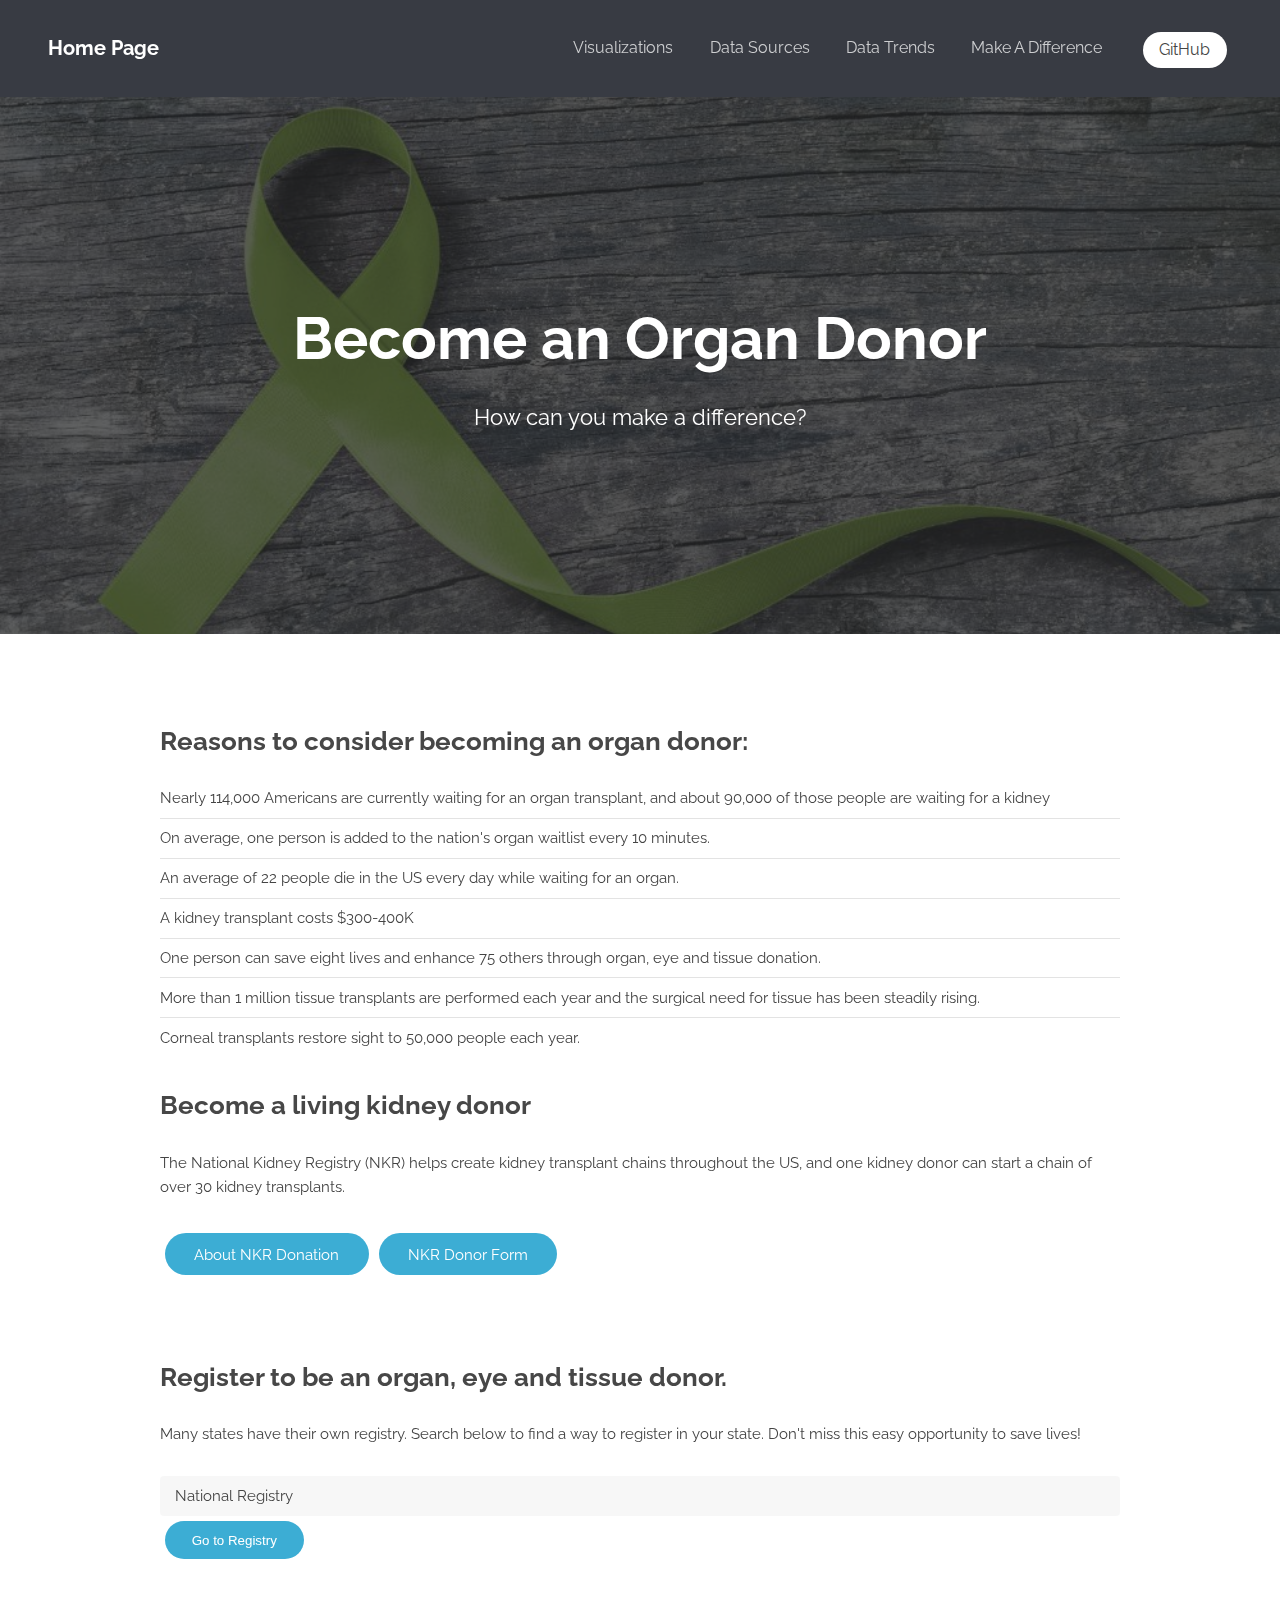
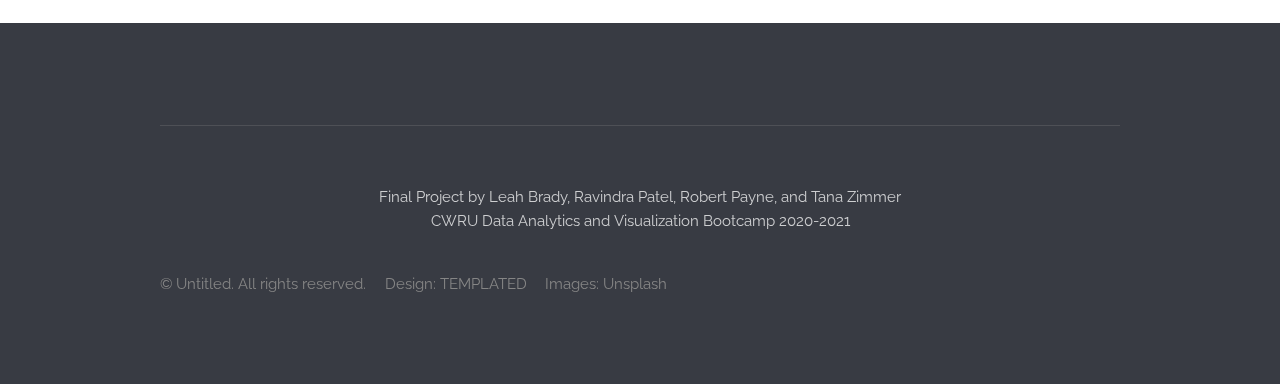
<file: donate.html>
<!DOCTYPE html>
<!--
	Transit by TEMPLATED
	templated.co @templatedco
	Released for free under the Creative Commons Attribution 3.0 license (templated.co/license)
-->
<html lang="en">
	<head>
		<meta charset="UTF-8">
		<title>Make a Difference</title>
		<meta http-equiv="content-type" content="text/html; charset=utf-8" />
		<meta name="description" content="" />
		<meta name="keywords" content="" />
		<!--[if lte IE 8]><script src="js/html5shiv.js"></script><![endif]-->
		<script src="js/jquery.min.js"></script>
		<script src="js/skel.min.js"></script>
		<script src="js/skel-layers.min.js"></script>
		<script src="js/init.js"></script>
		<noscript>
			<link rel="stylesheet" href="css/skel.css" />
			<link rel="stylesheet" href="css/style.css" />
			<link rel="stylesheet" href="css/style-xlarge.css" />
		</noscript>
	</head>
	<body>

		<!-- Header -->
		<header id="header">
			<h1><a href="index.html">Home Page</a></h1>
			<nav id="nav">
				<ul>
					<li><a href="visualizations.html">Visualizations</a></li>
					<li><a href="data.html">Data Sources</a></li>
					<li><a href="ML.html">Data Trends</a></li>
					<li><a href="donate.html">Make A Difference</a></li>
					<li><a href="https://github.com/Lbrady1025/OPTN-analysis" target="_blank" class="button special">GitHub</a></li>
				</ul>
			</nav>
		</header>

		<!-- Main -->

			<!-- Banner -->
			<section id="ribbonbanner">
				<h2>Become an Organ Donor</h2>
				<p>How can you make a difference?</p>
			</section>

			<!-- body -->
			<section id="main" class="wrapper">
				<div class="container">					
					<h2>Reasons to consider becoming an organ donor:</h2>
					<ul class="alt">
						<li>Nearly 114,000 Americans are currently waiting for an organ transplant, and about 90,000 of those people are waiting for a kidney</li>
						<li>On average, one person is added to the nation's organ waitlist every 10 minutes.</li>
						<li>An average of 22 people die in the US every day while waiting for an organ.</li>
						<li>A kidney transplant costs $300-400K</li>
						<li>One person can save eight lives and enhance 75 others through organ, eye and tissue donation.</li>
						<li>More than 1 million tissue transplants are performed each year and the surgical need for tissue has been steadily rising.</li>
						<li>Corneal transplants restore sight to 50,000 people each year.</li>
					</ul>

					<h2>Become a living kidney donor</h2>
					<p>The National Kidney Registry (NKR) helps create kidney transplant chains throughout the US, and one kidney donor can start a chain of over 30 kidney transplants.</p>
					<a href="https://www.kidneyregistry.org/info/considering-kidney-donation" target="_blank" class="button">About NKR Donation</a><a href="https://nkr.donorscreen.org/register/now?_ga=2.129607237.854028275.1610839894-447882093.1610839894" target="_blank" class="button">NKR Donor Form</a></p><br><br>


					<h2>Register to be an organ, eye and tissue donor.</h2>
					<p>Many states have their own registry.  Search below to find a way to register in your state.  Don't miss this easy opportunity to save lives!</p>
					
					<!-- Drop Down -->
					<select id="urlDropdown">
						<option value="https://www.registerme.org/register.aspx">National Registry</option>
						<option value="https://alabamalifelegacy.org/Registration.aspx">Alabama</option>
						<option value="https://alaskadonorregistry.org/">Alaska</option>
						<option value="https://register.donatelifeaz.org/register/ref/mvd-link">Arizona</option>
						<option value="https://donatelifearkansas.org/Registration.aspx">Arkansas</option>
						<option value="https://register.donatelifecalifornia.org/register">California</option>
						<option value="https://www.donatelifecolorado.org">Colorado</option>
						<option value="https://www.registerme.org/register.aspx">Connecticut</option>
						<option value="https://www.donatelifedc.org/register/">D.C.</option>
						<option value="https://registerme.org/register.aspx">Delaware</option>
						<option value="https://www.donatelifeflorida.org/register/">Florida</option>
						<option value="https://www.donatelifegeorgia.org/register/">Georgia</option>
						<option value="https://www.donoregistry.org/Register/hi#/enroll">Hawaii</option>
						<option value="https://www.yesidaho.org/register/">Idaho</option>
						<option value="https://www.ilsos.gov/organdonorregister/">Illinois</option>
						<option value="https://www.donatelifeindiana.org/donor-registration">Indiana</option>
						<option value="https://www.iowadonornetwork.org/register/index.htm">Iowa</option>
						<option value="https://www.donatelifekansas.com/join/">Kansas</option>
						<option value="https://donatelifela.org/registry_Safari.html?s=lopawebsite">Louisiana</option>
						<option value="https://www.registerme.org/">Maine</option>
						<option value="https://register.donatelifemaryland.org/">Maryland</option>
						<option value="https://registerme.org/">Massachusetts</option>
						<option value="https://michigansos.state.mi.us/OrganDonor/Pages/Registry.aspx">Michigan</option>
						<option value="https://www.lifesourcedonorregistry.org/">Minnesota</option>
						<option value="https://registerme.org/">Mississippi</option>
						<option value="https://donatelifemissouri.org/register/">Missouri</option>
						<option value="https://www.donatelifetoday.com/register_online/index.php">Montana</option>
						<option value="https://liveonnebraska.org/register/">Nebraska</option>
						<option value="https://www.donoregistry.org/Register/nv/en#/enroll">Nevada</option>
						<option value="https://www.registerme.org/">New Hampshire</option>
						<option value="https://www.registerme.org/">New Jersey</option>
						<option value="https://www.registerme.org/">New Mexico</option>
						<option value="https://dmv.ny.gov/more-info/register-become-organ-eye-or-tissue-donor">New York</option>
						<option value="https://www.donatelifenc.org/register/new">North Carolina</option>
						<option value="https://apps.nd.gov/dot/dlts/dlos/donorChange.htm">North Dakota</option>
						<option value="http://www.donatelifeohio.org/register/">Ohio</option>
						<option value="https://www.lifeshareregistry.org/register/">Oklahoma</option>
						<option value="https://www.donatelifenw.org/content/register-online">Oregon</option>
						<option value="https://www.dot2e.penndot.gov/od_services/odlogin.jsp#top?2021011622471985=2021011622471985">Pennsylvania</option>
						<option value="https://www.registerme.org/">Rhode Island</option>
						<option value="https://www.donatelifesc.org/register/">South Carolina</option>
						<option value="https://apps.sd.gov/ps09onlinerenewal/organdonorupdate.aspx">South Dakota</option>
						<option value="https://donatelifetn.org/Donor/Create">Tennessee</option>
						<option value="https://www.donatelifetexas.org/register/">Texas</option>
						<option value="https://register.yesutah.org/register">Utah</option>
						<option value="https://www.registerme.org/">Vermont</option>
						<option value="https://www.donatelifevirginia.org/sign-me-up">Virginia</option>
						<option value="https://www.donatelifetoday.com/register_online/sign_up.php">Washington</option>
						<option value="https://donatelife.wv.gov/">West Virginia</option>
						<option value="https://health.wisconsin.gov/donorRegistry/public/newSearchDonorRegistry.html">Wisconsin</option>
						<option value="http://www.donatelifewyoming.org/become-a-donor/">Wyoming</option>
						</select>
						<!-- button -->
						<button type="button" class="button" onclick="myFunction()">Go to Registry</button>
						<!-- function -->
						<script>
						function myFunction() {
							location.href = document.getElementById("urlDropdown").value;
						}
						</script>
				</div>
			</section>

		<!-- Footer -->
		<footer id="footer">
			<div class="container">
				<section class="links">
					<div class="row">
					</div>
				</section>
					<center>
					<p>Final Project by Leah Brady, Ravindra Patel, Robert Payne, and Tana Zimmer<br>
					CWRU Data Analytics and Visualization Bootcamp 2020-2021</p>
					</center>			
					<div class="row">
					<div class="8u 12u$(medium)">
						<ul class="copyright">
							<li>&copy; Untitled. All rights reserved.</li>
							<li>Design: <a href="http://templated.co">TEMPLATED</a></li>
							<li>Images: <a href="http://unsplash.com">Unsplash</a></li>
						</ul>
					</div>
				</div>
			</div>
		</footer>

	</body>
</html>
</file>
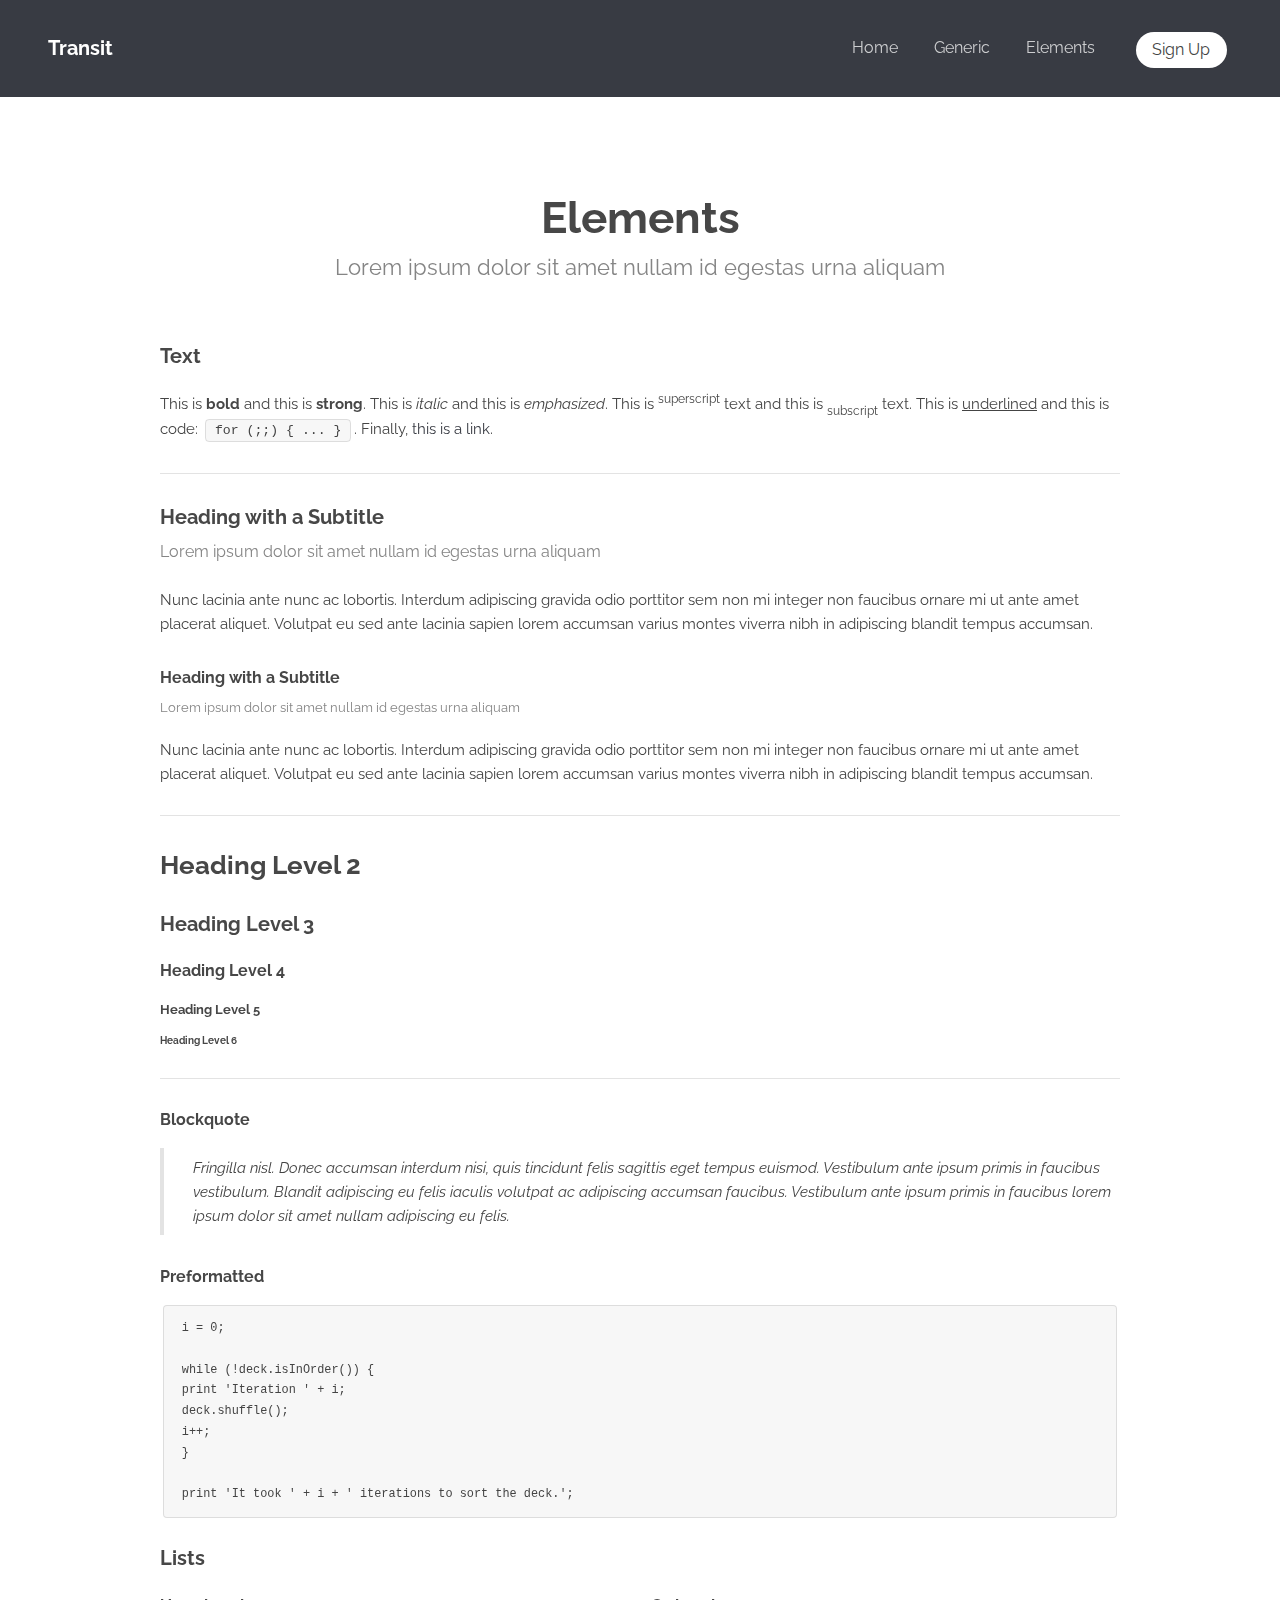
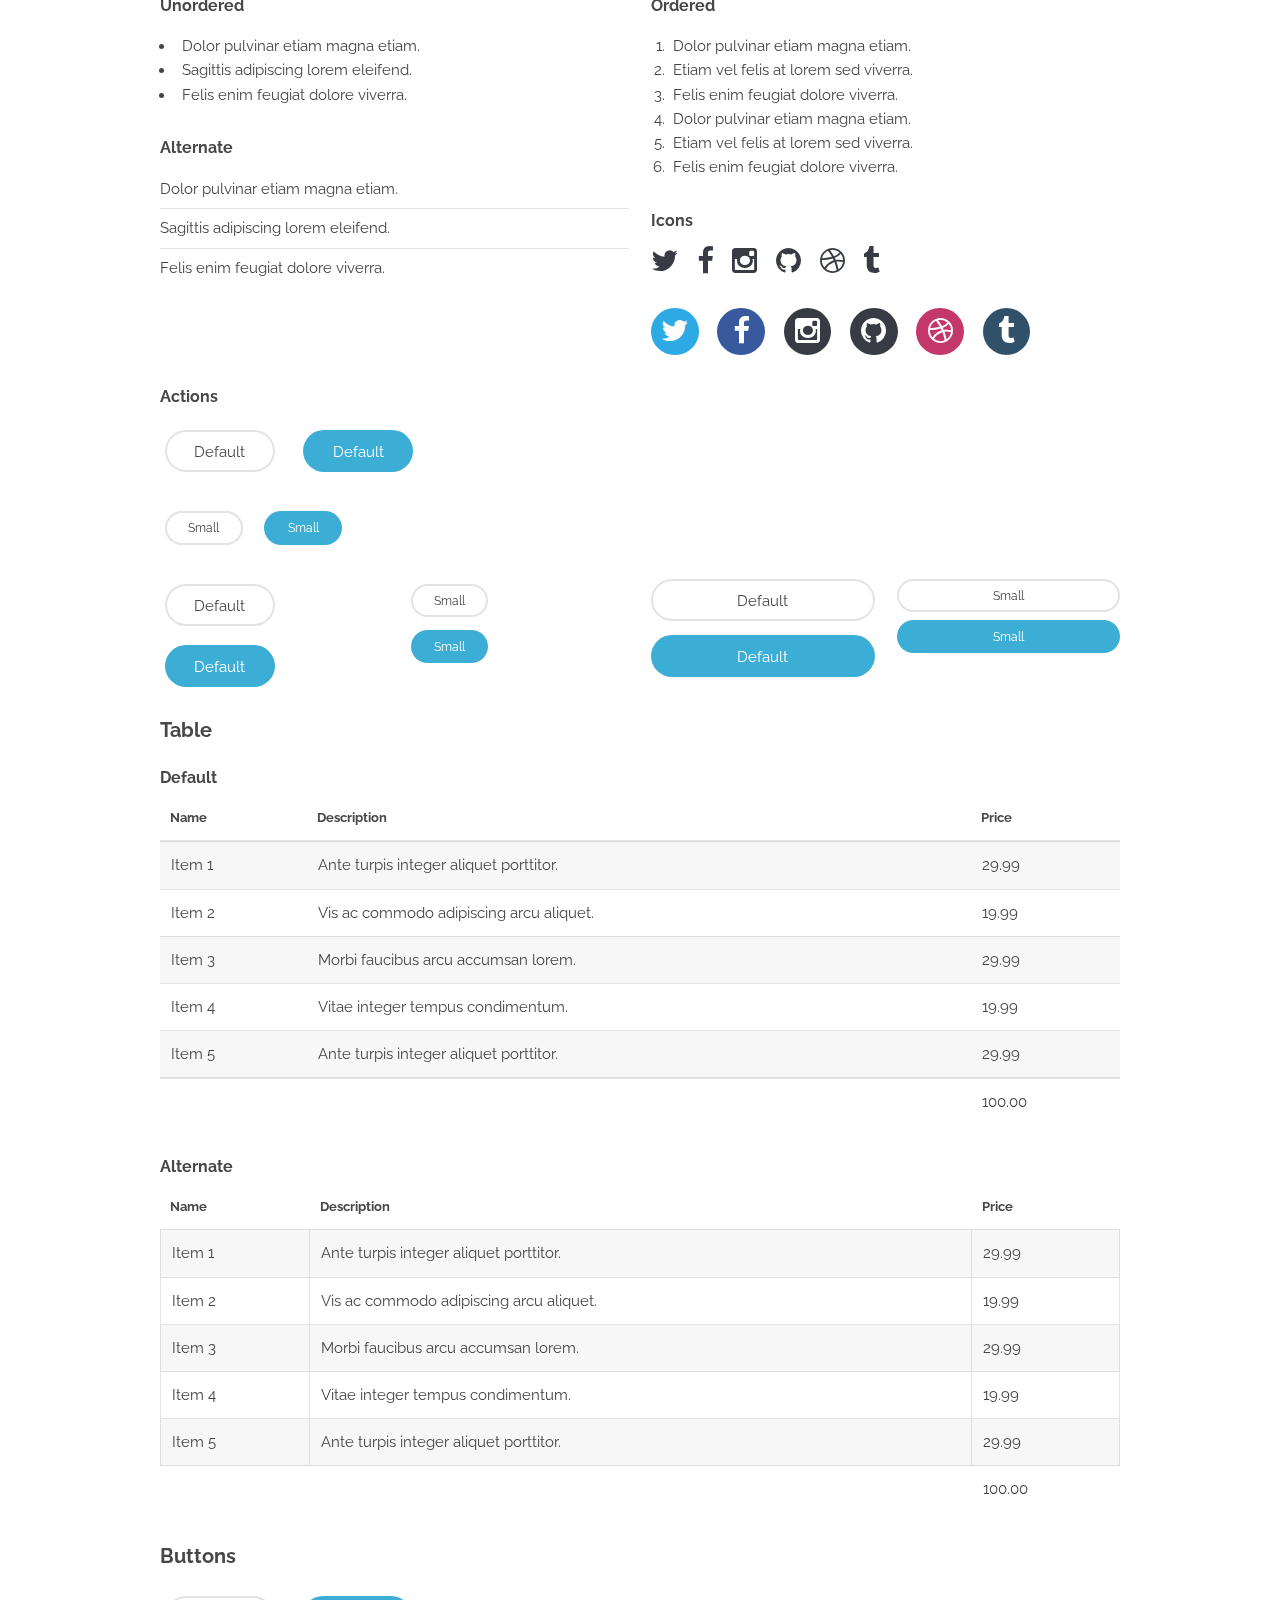
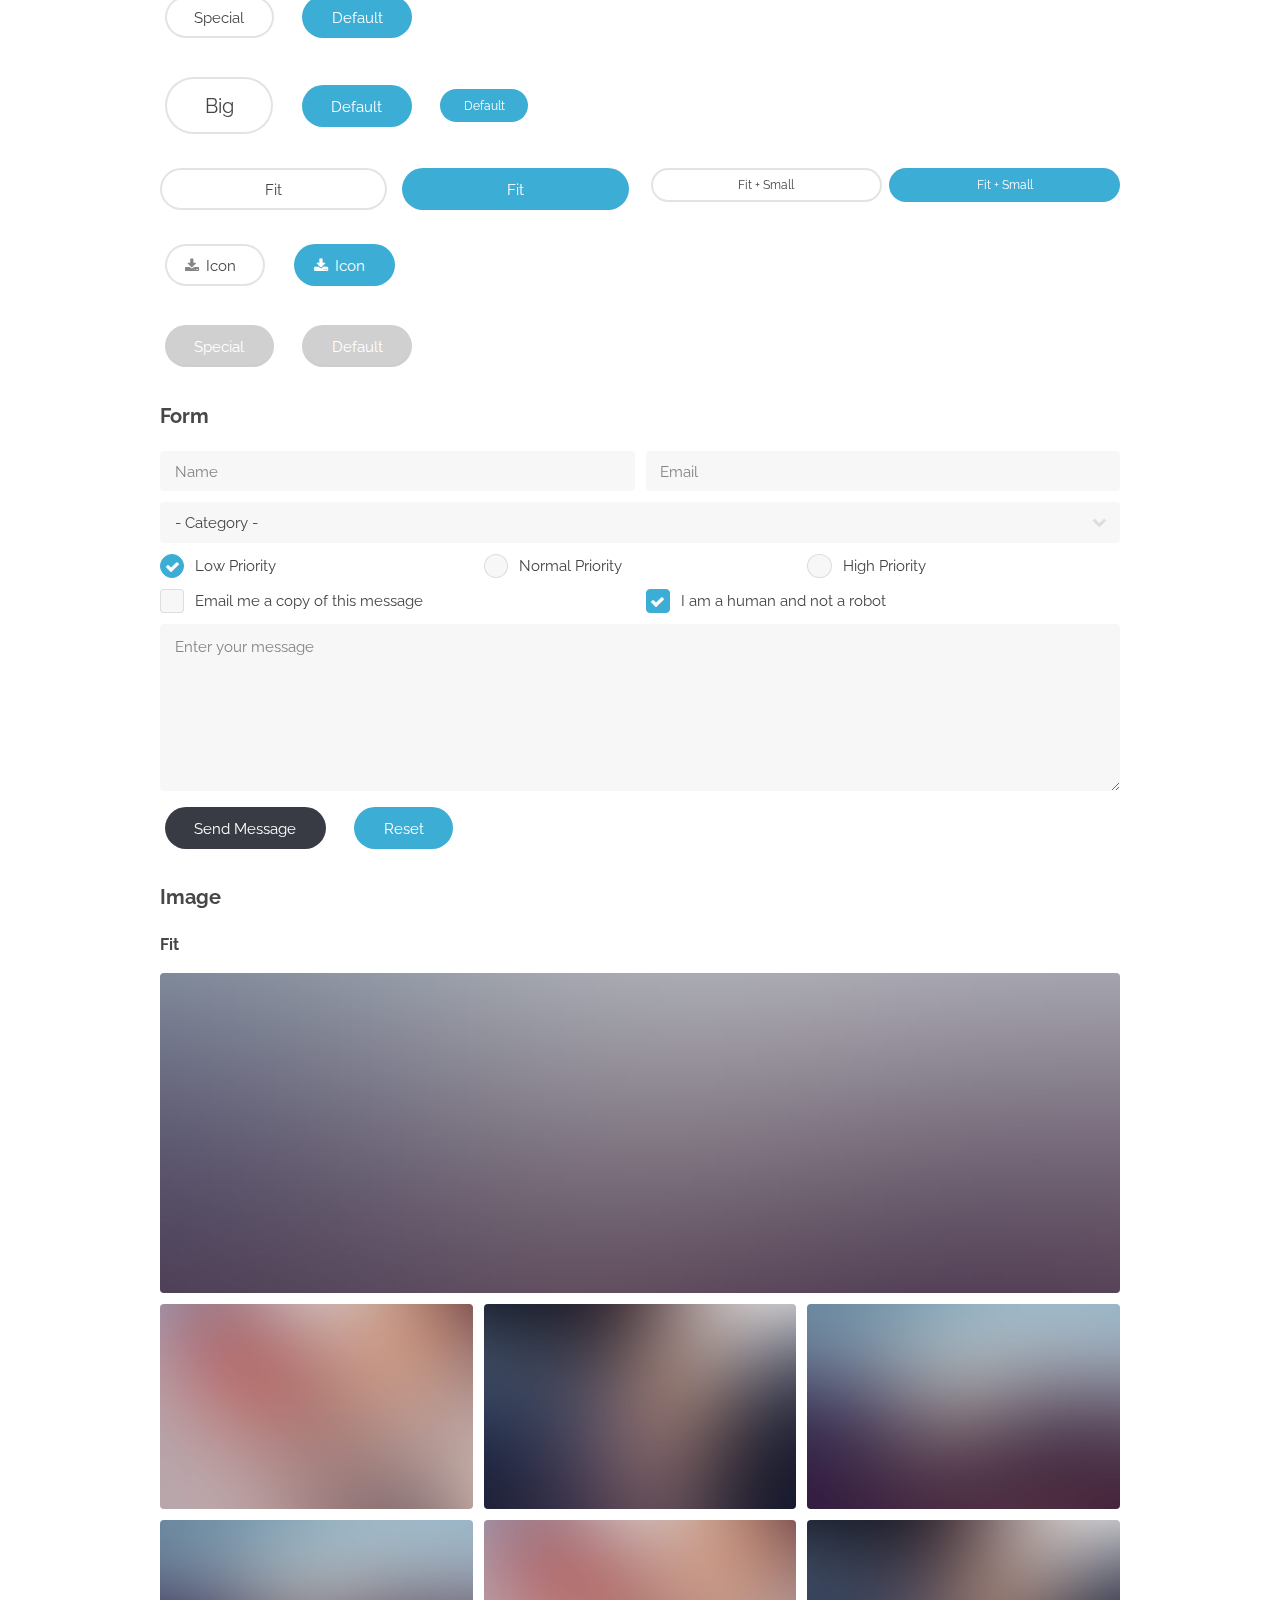
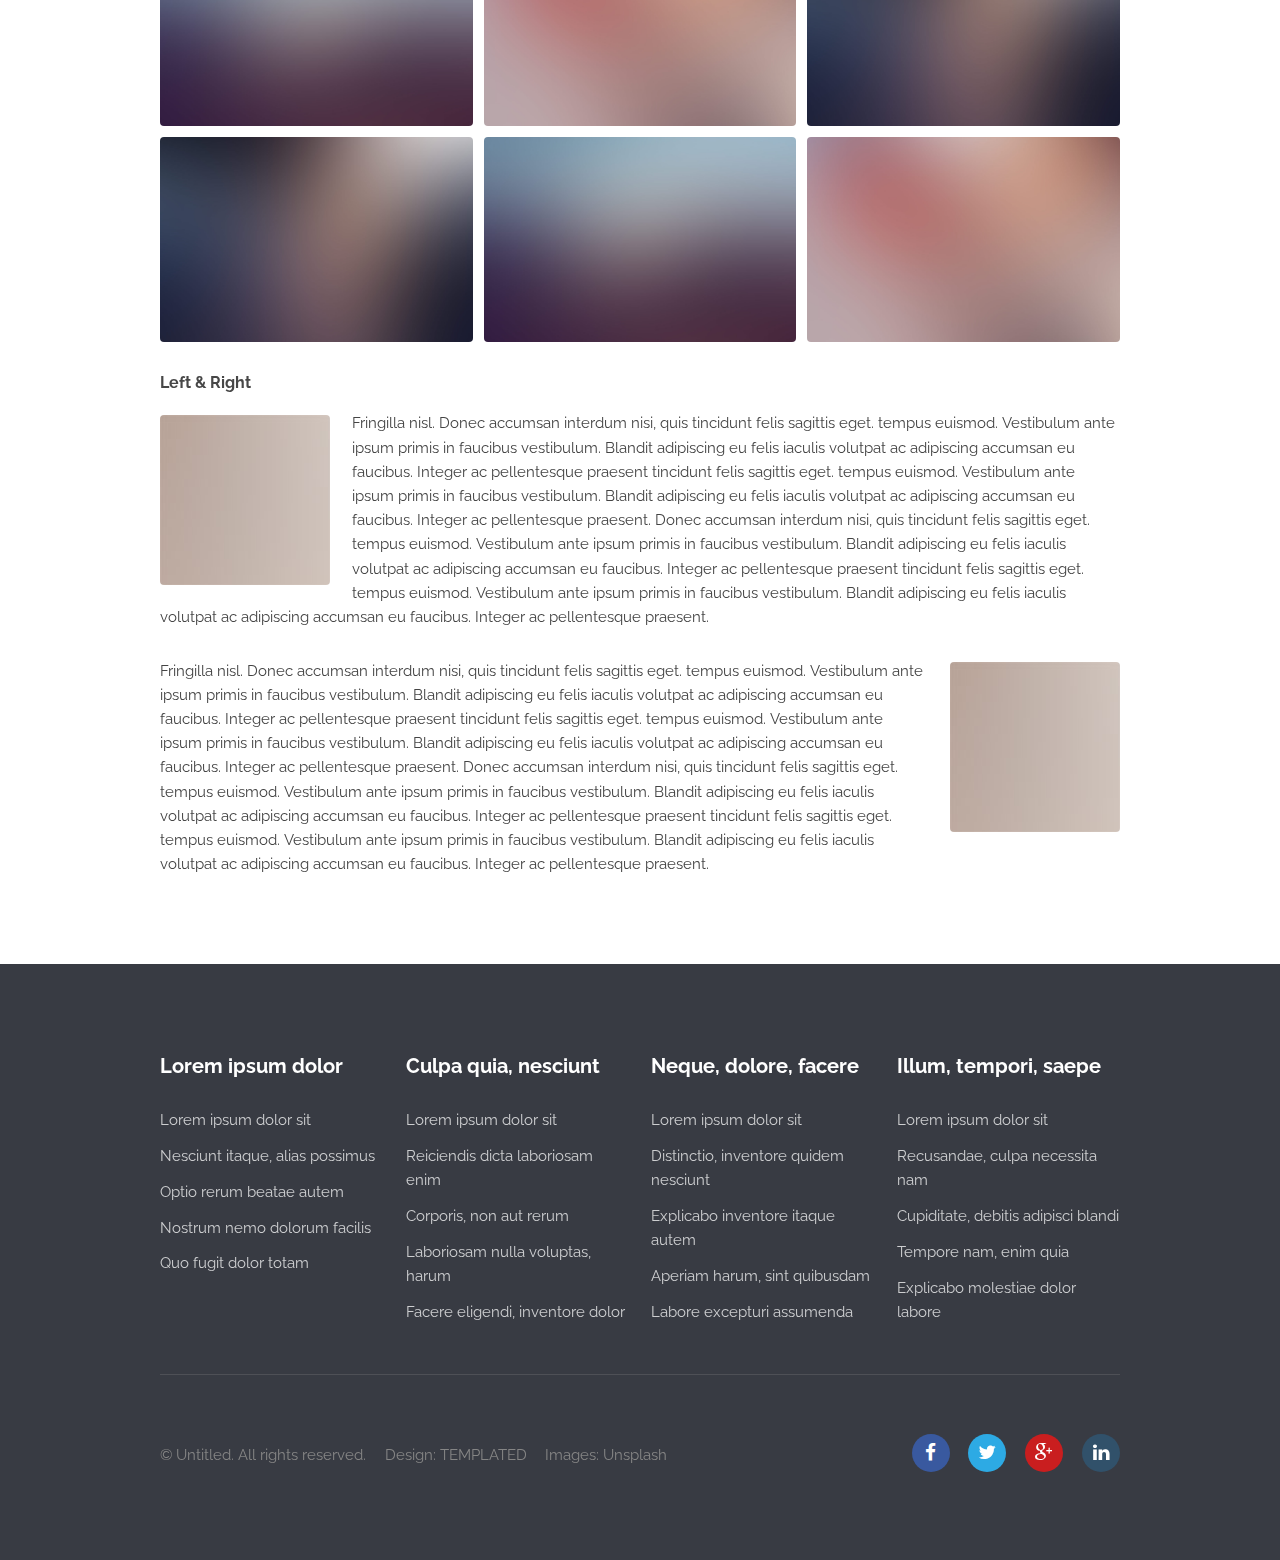
<file: elements.html>
<!DOCTYPE html>
<!--
	Transit by TEMPLATED
	templated.co @templatedco
	Released for free under the Creative Commons Attribution 3.0 license (templated.co/license)
-->
<html lang="en">
	<head>
		<meta charset="UTF-8">
		<title>Elements - Transit by TEMPLATED</title>
		<meta http-equiv="content-type" content="text/html; charset=utf-8" />
		<meta name="description" content="" />
		<meta name="keywords" content="" />
		<!--[if lte IE 8]><script src="js/html5shiv.js"></script><![endif]-->
		<script src="js/jquery.min.js"></script>
		<script src="js/skel.min.js"></script>
		<script src="js/skel-layers.min.js"></script>
		<script src="js/init.js"></script>
		<noscript>
			<link rel="stylesheet" href="css/skel.css" />
			<link rel="stylesheet" href="css/style.css" />
			<link rel="stylesheet" href="css/style-xlarge.css" />
		</noscript>
	</head>
	<body>

		<!-- Header -->
			<header id="header">
				<h1><a href="index.html">Transit</a></h1>
				<nav id="nav">
					<ul>
						<li><a href="index.html">Home</a></li>
						<li><a href="generic.html">Generic</a></li>
						<li><a href="elements.html">Elements</a></li>
						<li><a href="#" class="button special">Sign Up</a></li>
					</ul>
				</nav>
			</header>

		<!-- Main -->
			<section id="main" class="wrapper">
				<div class="container">

					<header class="major">
						<h2>Elements</h2>
						<p>Lorem ipsum dolor sit amet nullam id egestas urna aliquam</p>
					</header>

					<!-- Text -->
						<section>
							<h3>Text</h3>
							<p>This is <b>bold</b> and this is <strong>strong</strong>. This is <i>italic</i> and this is <em>emphasized</em>.
							This is <sup>superscript</sup> text and this is <sub>subscript</sub> text.
							This is <u>underlined</u> and this is code: <code>for (;;) { ... }</code>. Finally, <a href="#">this is a link</a>.</p>

							<hr />

							<header>
								<h3>Heading with a Subtitle</h3>
								<p>Lorem ipsum dolor sit amet nullam id egestas urna aliquam</p>
							</header>
							<p>Nunc lacinia ante nunc ac lobortis. Interdum adipiscing gravida odio porttitor sem non mi integer non faucibus ornare mi ut ante amet placerat aliquet. Volutpat eu sed ante lacinia sapien lorem accumsan varius montes viverra nibh in adipiscing blandit tempus accumsan.</p>
							<header>
								<h4>Heading with a Subtitle</h4>
								<p>Lorem ipsum dolor sit amet nullam id egestas urna aliquam</p>
							</header>
							<p>Nunc lacinia ante nunc ac lobortis. Interdum adipiscing gravida odio porttitor sem non mi integer non faucibus ornare mi ut ante amet placerat aliquet. Volutpat eu sed ante lacinia sapien lorem accumsan varius montes viverra nibh in adipiscing blandit tempus accumsan.</p>

							<hr />

							<h2>Heading Level 2</h2>
							<h3>Heading Level 3</h3>
							<h4>Heading Level 4</h4>
							<h5>Heading Level 5</h5>
							<h6>Heading Level 6</h6>

							<hr />

							<h4>Blockquote</h4>
							<blockquote>Fringilla nisl. Donec accumsan interdum nisi, quis tincidunt felis sagittis eget tempus euismod. Vestibulum ante ipsum primis in faucibus vestibulum. Blandit adipiscing eu felis iaculis volutpat ac adipiscing accumsan faucibus. Vestibulum ante ipsum primis in faucibus lorem ipsum dolor sit amet nullam adipiscing eu felis.</blockquote>

							<h4>Preformatted</h4>
							<pre><code>i = 0;

while (!deck.isInOrder()) {
print 'Iteration ' + i;
deck.shuffle();
i++;
}

print 'It took ' + i + ' iterations to sort the deck.';</code></pre>
						</section>

					<!-- Lists -->
						<section>
							<h3>Lists</h3>
							<div class="row">
								<div class="6u 12u(3)">

									<h4>Unordered</h4>
									<ul>
										<li>Dolor pulvinar etiam magna etiam.</li>
										<li>Sagittis adipiscing lorem eleifend.</li>
										<li>Felis enim feugiat dolore viverra.</li>
									</ul>

									<h4>Alternate</h4>
									<ul class="alt">
										<li>Dolor pulvinar etiam magna etiam.</li>
										<li>Sagittis adipiscing lorem eleifend.</li>
										<li>Felis enim feugiat dolore viverra.</li>
									</ul>

								</div>
								<div class="6u 12u(3)">

									<h4>Ordered</h4>
									<ol>
										<li>Dolor pulvinar etiam magna etiam.</li>
										<li>Etiam vel felis at lorem sed viverra.</li>
										<li>Felis enim feugiat dolore viverra.</li>
										<li>Dolor pulvinar etiam magna etiam.</li>
										<li>Etiam vel felis at lorem sed viverra.</li>
										<li>Felis enim feugiat dolore viverra.</li>
									</ol>

									<h4>Icons</h4>
									<ul class="icons">
										<li><a href="#" class="icon fa-twitter"><span class="label">Twitter</span></a></li>
										<li><a href="#" class="icon fa-facebook"><span class="label">Facebook</span></a></li>
										<li><a href="#" class="icon fa-instagram"><span class="label">Instagram</span></a></li>
										<li><a href="#" class="icon fa-github"><span class="label">Github</span></a></li>
										<li><a href="#" class="icon fa-dribbble"><span class="label">Dribbble</span></a></li>
										<li><a href="#" class="icon fa-tumblr"><span class="label">Tumblr</span></a></li>
									</ul>
									<ul class="icons">
										<li><a href="#" class="icon rounded fa-twitter"><span class="label">Twitter</span></a></li>
										<li><a href="#" class="icon rounded fa-facebook"><span class="label">Facebook</span></a></li>
										<li><a href="#" class="icon rounded fa-instagram"><span class="label">Instagram</span></a></li>
										<li><a href="#" class="icon rounded fa-github"><span class="label">Github</span></a></li>
										<li><a href="#" class="icon rounded fa-dribbble"><span class="label">Dribbble</span></a></li>
										<li><a href="#" class="icon rounded fa-tumblr"><span class="label">Tumblr</span></a></li>
									</ul>

								</div>
							</div>

							<h4>Actions</h4>
							<ul class="actions">
								<li><a href="#" class="button alt">Default</a></li>
								<li><a href="#" class="button">Default</a></li>
							</ul>
							<ul class="actions small">
								<li><a href="#" class="button alt small">Small</a></li>
								<li><a href="#" class="button small">Small</a></li>
							</ul>
							<div class="row">
								<div class="3u 6u(2) 12u$(3)">
									<ul class="actions vertical">
										<li><a href="#" class="button alt">Default</a></li>
										<li><a href="#" class="button">Default</a></li>
									</ul>
								</div>
								<div class="3u 6u$(2) 12u$(3)">
									<ul class="actions vertical small">
										<li><a href="#" class="button alt small">Small</a></li>
										<li><a href="#" class="button small">Small</a></li>
									</ul>
								</div>
								<div class="3u 6u(2) 12u$(3)">
									<ul class="actions vertical">
										<li><a href="#" class="button alt fit">Default</a></li>
										<li><a href="#" class="button fit">Default</a></li>
									</ul>
								</div>
								<div class="3u 6u$(2) 12u$(3)">
									<ul class="actions vertical small">
										<li><a href="#" class="button alt small fit">Small</a></li>
										<li><a href="#" class="button small fit">Small</a></li>
									</ul>
								</div>
							</div>
						</section>

					<!-- Table -->
						<section>
							<h3>Table</h3>
							<h4>Default</h4>
							<div class="table-wrapper">
								<table>
									<thead>
										<tr>
											<th>Name</th>
											<th>Description</th>
											<th>Price</th>
										</tr>
									</thead>
									<tbody>
										<tr>
											<td>Item 1</td>
											<td>Ante turpis integer aliquet porttitor.</td>
											<td>29.99</td>
										</tr>
										<tr>
											<td>Item 2</td>
											<td>Vis ac commodo adipiscing arcu aliquet.</td>
											<td>19.99</td>
										</tr>
										<tr>
											<td>Item 3</td>
											<td> Morbi faucibus arcu accumsan lorem.</td>
											<td>29.99</td>
										</tr>
										<tr>
											<td>Item 4</td>
											<td>Vitae integer tempus condimentum.</td>
											<td>19.99</td>
										</tr>
										<tr>
											<td>Item 5</td>
											<td>Ante turpis integer aliquet porttitor.</td>
											<td>29.99</td>
										</tr>
									</tbody>
									<tfoot>
										<tr>
											<td colspan="2"></td>
											<td>100.00</td>
										</tr>
									</tfoot>
								</table>
							</div>
							<h4>Alternate</h4>
							<div class="table-wrapper">
								<table class="alt">
									<thead>
										<tr>
											<th>Name</th>
											<th>Description</th>
											<th>Price</th>
										</tr>
									</thead>
									<tbody>
										<tr>
											<td>Item 1</td>
											<td>Ante turpis integer aliquet porttitor.</td>
											<td>29.99</td>
										</tr>
										<tr>
											<td>Item 2</td>
											<td>Vis ac commodo adipiscing arcu aliquet.</td>
											<td>19.99</td>
										</tr>
										<tr>
											<td>Item 3</td>
											<td> Morbi faucibus arcu accumsan lorem.</td>
											<td>29.99</td>
										</tr>
										<tr>
											<td>Item 4</td>
											<td>Vitae integer tempus condimentum.</td>
											<td>19.99</td>
										</tr>
										<tr>
											<td>Item 5</td>
											<td>Ante turpis integer aliquet porttitor.</td>
											<td>29.99</td>
										</tr>
									</tbody>
									<tfoot>
										<tr>
											<td colspan="2"></td>
											<td>100.00</td>
										</tr>
									</tfoot>
								</table>
							</div>
						</section>

					<!-- Buttons -->
						<section>
							<h3>Buttons</h3>
							<ul class="actions">
								<li><a href="#" class="button alt">Special</a></li>
								<li><a href="#" class="button">Default</a></li>
							</ul>
							<ul class="actions">
								<li><a href="#" class="button alt big">Big</a></li>
								<li><a href="#" class="button">Default</a></li>
								<li><a href="#" class="button small">Default</a></li>
							</ul>
							<div class="row">
								<div class="6u 12u$(3)">
									<ul class="actions fit">
										<li><a href="#" class="button alt fit">Fit</a></li>
										<li><a href="#" class="button fit">Fit</a></li>
									</ul>
								</div>
								<div class="6u$ 12u$(3)">
									<ul class="actions fit small">
										<li><a href="#" class="button alt fit small">Fit + Small</a></li>
										<li><a href="#" class="button fit small">Fit + Small</a></li>
									</ul>
								</div>
							</div>
							<ul class="actions">
								<li><a href="#" class="button alt icon fa-download">Icon</a></li>
								<li><a href="#" class="button icon fa-download">Icon</a></li>
							</ul>
							<ul class="actions">
								<li><span class="button alt disabled">Special</span></li>
								<li><span class="button disabled">Default</span></li>
							</ul>
						</section>

					<!-- Form -->
						<section>
							<h3>Form</h3>
							<form method="post" action="#">
								<div class="row uniform 50%">
									<div class="6u 12u$(4)">
										<input type="text" name="name" id="name" value="" placeholder="Name" />
									</div>
									<div class="6u$ 12u$(4)">
										<input type="email" name="email" id="email" value="" placeholder="Email" />
									</div>
									<div class="12u$">
										<div class="select-wrapper">
											<select name="category" id="category">
												<option value="">- Category -</option>
												<option value="1">Manufacturing</option>
												<option value="1">Shipping</option>
												<option value="1">Administration</option>
												<option value="1">Human Resources</option>
											</select>
										</div>
									</div>
									<div class="4u 12u$(3)">
										<input type="radio" id="priority-low" name="priority" checked>
										<label for="priority-low">Low Priority</label>
									</div>
									<div class="4u 12u$(3)">
										<input type="radio" id="priority-normal" name="priority">
										<label for="priority-normal">Normal Priority</label>
									</div>
									<div class="4u$ 12u$(3)">
										<input type="radio" id="priority-high" name="priority">
										<label for="priority-high">High Priority</label>
									</div>
									<div class="6u 12u$(3)">
										<input type="checkbox" id="copy" name="copy">
										<label for="copy">Email me a copy of this message</label>
									</div>
									<div class="6u$ 12u$(3)">
										<input type="checkbox" id="human" name="human" checked>
										<label for="human">I am a human and not a robot</label>
									</div>
									<div class="12u$">
										<textarea name="message" id="message" placeholder="Enter your message" rows="6"></textarea>
									</div>
									<div class="12u$">
										<ul class="actions">
											<li><input type="submit" value="Send Message" class="special" /></li>
											<li><input type="reset" value="Reset" /></li>
										</ul>
									</div>
								</div>
							</form>
						</section>

					<!-- Image -->
						<section>
							<h3>Image</h3>
							<h4>Fit</h4>
							<div class="box alt">
								<div class="row 50% uniform">
									<div class="12u$"><span class="image fit"><img src="images/pic07.jpg" alt="" /></span></div>
									<div class="4u"><span class="image fit"><img src="images/pic02.jpg" alt="" /></span></div>
									<div class="4u"><span class="image fit"><img src="images/pic03.jpg" alt="" /></span></div>
									<div class="4u$"><span class="image fit"><img src="images/pic04.jpg" alt="" /></span></div>
									<div class="4u"><span class="image fit"><img src="images/pic04.jpg" alt="" /></span></div>
									<div class="4u"><span class="image fit"><img src="images/pic02.jpg" alt="" /></span></div>
									<div class="4u$"><span class="image fit"><img src="images/pic03.jpg" alt="" /></span></div>
									<div class="4u"><span class="image fit"><img src="images/pic03.jpg" alt="" /></span></div>
									<div class="4u"><span class="image fit"><img src="images/pic04.jpg" alt="" /></span></div>
									<div class="4u$"><span class="image fit"><img src="images/pic02.jpg" alt="" /></span></div>
								</div>
							</div>

							<h4>Left &amp; Right</h4>
							<p><span class="image left"><img src="images/pic08.jpg" alt="" /></span>Fringilla nisl. Donec accumsan interdum nisi, quis tincidunt felis sagittis eget. tempus euismod. Vestibulum ante ipsum primis in faucibus vestibulum. Blandit adipiscing eu felis iaculis volutpat ac adipiscing accumsan eu faucibus. Integer ac pellentesque praesent tincidunt felis sagittis eget. tempus euismod. Vestibulum ante ipsum primis in faucibus vestibulum. Blandit adipiscing eu felis iaculis volutpat ac adipiscing accumsan eu faucibus. Integer ac pellentesque praesent. Donec accumsan interdum nisi, quis tincidunt felis sagittis eget. tempus euismod. Vestibulum ante ipsum primis in faucibus vestibulum. Blandit adipiscing eu felis iaculis volutpat ac adipiscing accumsan eu faucibus. Integer ac pellentesque praesent tincidunt felis sagittis eget. tempus euismod. Vestibulum ante ipsum primis in faucibus vestibulum. Blandit adipiscing eu felis iaculis volutpat ac adipiscing accumsan eu faucibus. Integer ac pellentesque praesent.</p>
							<p><span class="image right"><img src="images/pic08.jpg" alt="" /></span>Fringilla nisl. Donec accumsan interdum nisi, quis tincidunt felis sagittis eget. tempus euismod. Vestibulum ante ipsum primis in faucibus vestibulum. Blandit adipiscing eu felis iaculis volutpat ac adipiscing accumsan eu faucibus. Integer ac pellentesque praesent tincidunt felis sagittis eget. tempus euismod. Vestibulum ante ipsum primis in faucibus vestibulum. Blandit adipiscing eu felis iaculis volutpat ac adipiscing accumsan eu faucibus. Integer ac pellentesque praesent. Donec accumsan interdum nisi, quis tincidunt felis sagittis eget. tempus euismod. Vestibulum ante ipsum primis in faucibus vestibulum. Blandit adipiscing eu felis iaculis volutpat ac adipiscing accumsan eu faucibus. Integer ac pellentesque praesent tincidunt felis sagittis eget. tempus euismod. Vestibulum ante ipsum primis in faucibus vestibulum. Blandit adipiscing eu felis iaculis volutpat ac adipiscing accumsan eu faucibus. Integer ac pellentesque praesent.</p>
						</section>

				</div>
			</section>

		<!-- Footer -->
			<footer id="footer">
				<div class="container">
					<section class="links">
						<div class="row">
							<section class="3u 6u(medium) 12u$(small)">
								<h3>Lorem ipsum dolor</h3>
								<ul class="unstyled">
									<li><a href="#">Lorem ipsum dolor sit</a></li>
									<li><a href="#">Nesciunt itaque, alias possimus</a></li>
									<li><a href="#">Optio rerum beatae autem</a></li>
									<li><a href="#">Nostrum nemo dolorum facilis</a></li>
									<li><a href="#">Quo fugit dolor totam</a></li>
								</ul>
							</section>
							<section class="3u 6u$(medium) 12u$(small)">
								<h3>Culpa quia, nesciunt</h3>
								<ul class="unstyled">
									<li><a href="#">Lorem ipsum dolor sit</a></li>
									<li><a href="#">Reiciendis dicta laboriosam enim</a></li>
									<li><a href="#">Corporis, non aut rerum</a></li>
									<li><a href="#">Laboriosam nulla voluptas, harum</a></li>
									<li><a href="#">Facere eligendi, inventore dolor</a></li>
								</ul>
							</section>
							<section class="3u 6u(medium) 12u$(small)">
								<h3>Neque, dolore, facere</h3>
								<ul class="unstyled">
									<li><a href="#">Lorem ipsum dolor sit</a></li>
									<li><a href="#">Distinctio, inventore quidem nesciunt</a></li>
									<li><a href="#">Explicabo inventore itaque autem</a></li>
									<li><a href="#">Aperiam harum, sint quibusdam</a></li>
									<li><a href="#">Labore excepturi assumenda</a></li>
								</ul>
							</section>
							<section class="3u$ 6u$(medium) 12u$(small)">
								<h3>Illum, tempori, saepe</h3>
								<ul class="unstyled">
									<li><a href="#">Lorem ipsum dolor sit</a></li>
									<li><a href="#">Recusandae, culpa necessita nam</a></li>
									<li><a href="#">Cupiditate, debitis adipisci blandi</a></li>
									<li><a href="#">Tempore nam, enim quia</a></li>
									<li><a href="#">Explicabo molestiae dolor labore</a></li>
								</ul>
							</section>
						</div>
					</section>
					<div class="row">
						<div class="8u 12u$(medium)">
							<ul class="copyright">
								<li>&copy; Untitled. All rights reserved.</li>
								<li>Design: <a href="http://templated.co">TEMPLATED</a></li>
								<li>Images: <a href="http://unsplash.com">Unsplash</a></li>
							</ul>
						</div>
						<div class="4u$ 12u$(medium)">
							<ul class="icons">
								<li>
									<a class="icon rounded fa-facebook"><span class="label">Facebook</span></a>
								</li>
								<li>
									<a class="icon rounded fa-twitter"><span class="label">Twitter</span></a>
								</li>
								<li>
									<a class="icon rounded fa-google-plus"><span class="label">Google+</span></a>
								</li>
								<li>
									<a class="icon rounded fa-linkedin"><span class="label">LinkedIn</span></a>
								</li>
							</ul>
						</div>
					</div>
				</div>
			</footer>

	</body>
</html>
</file>
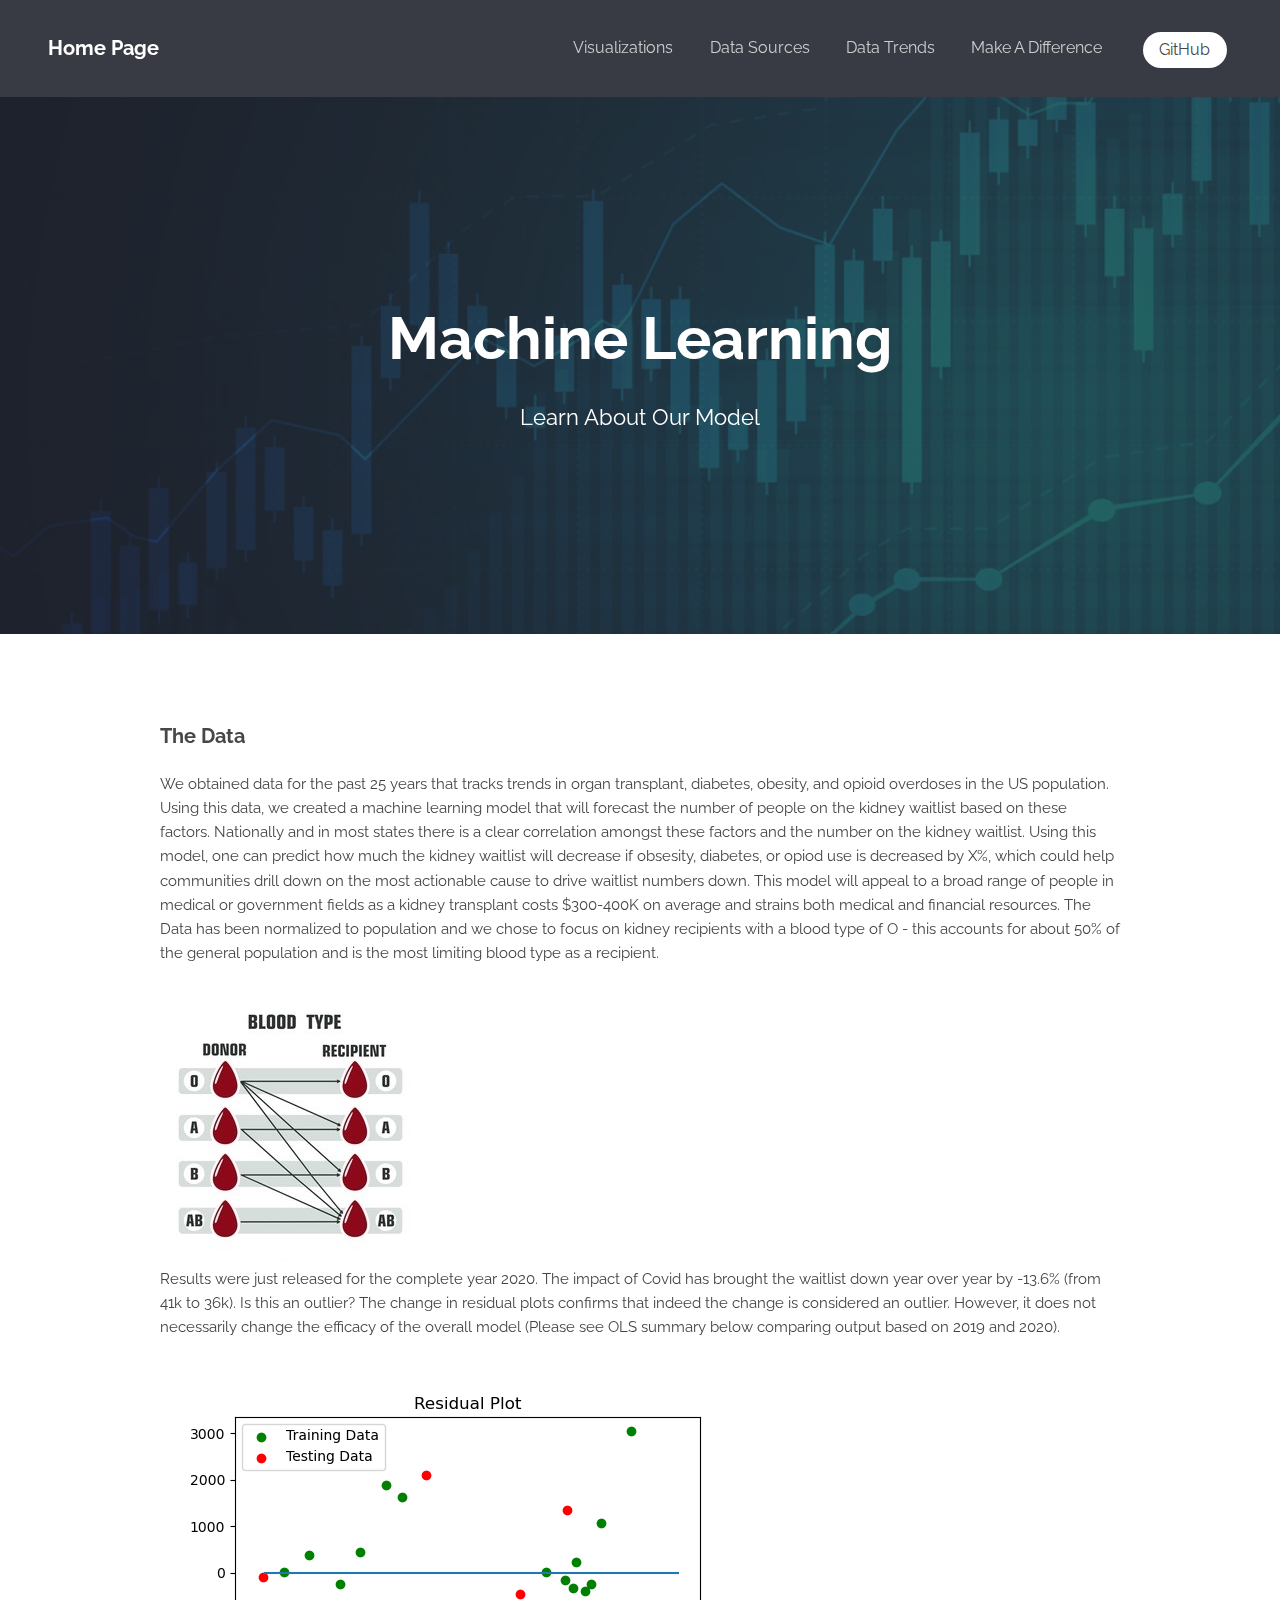
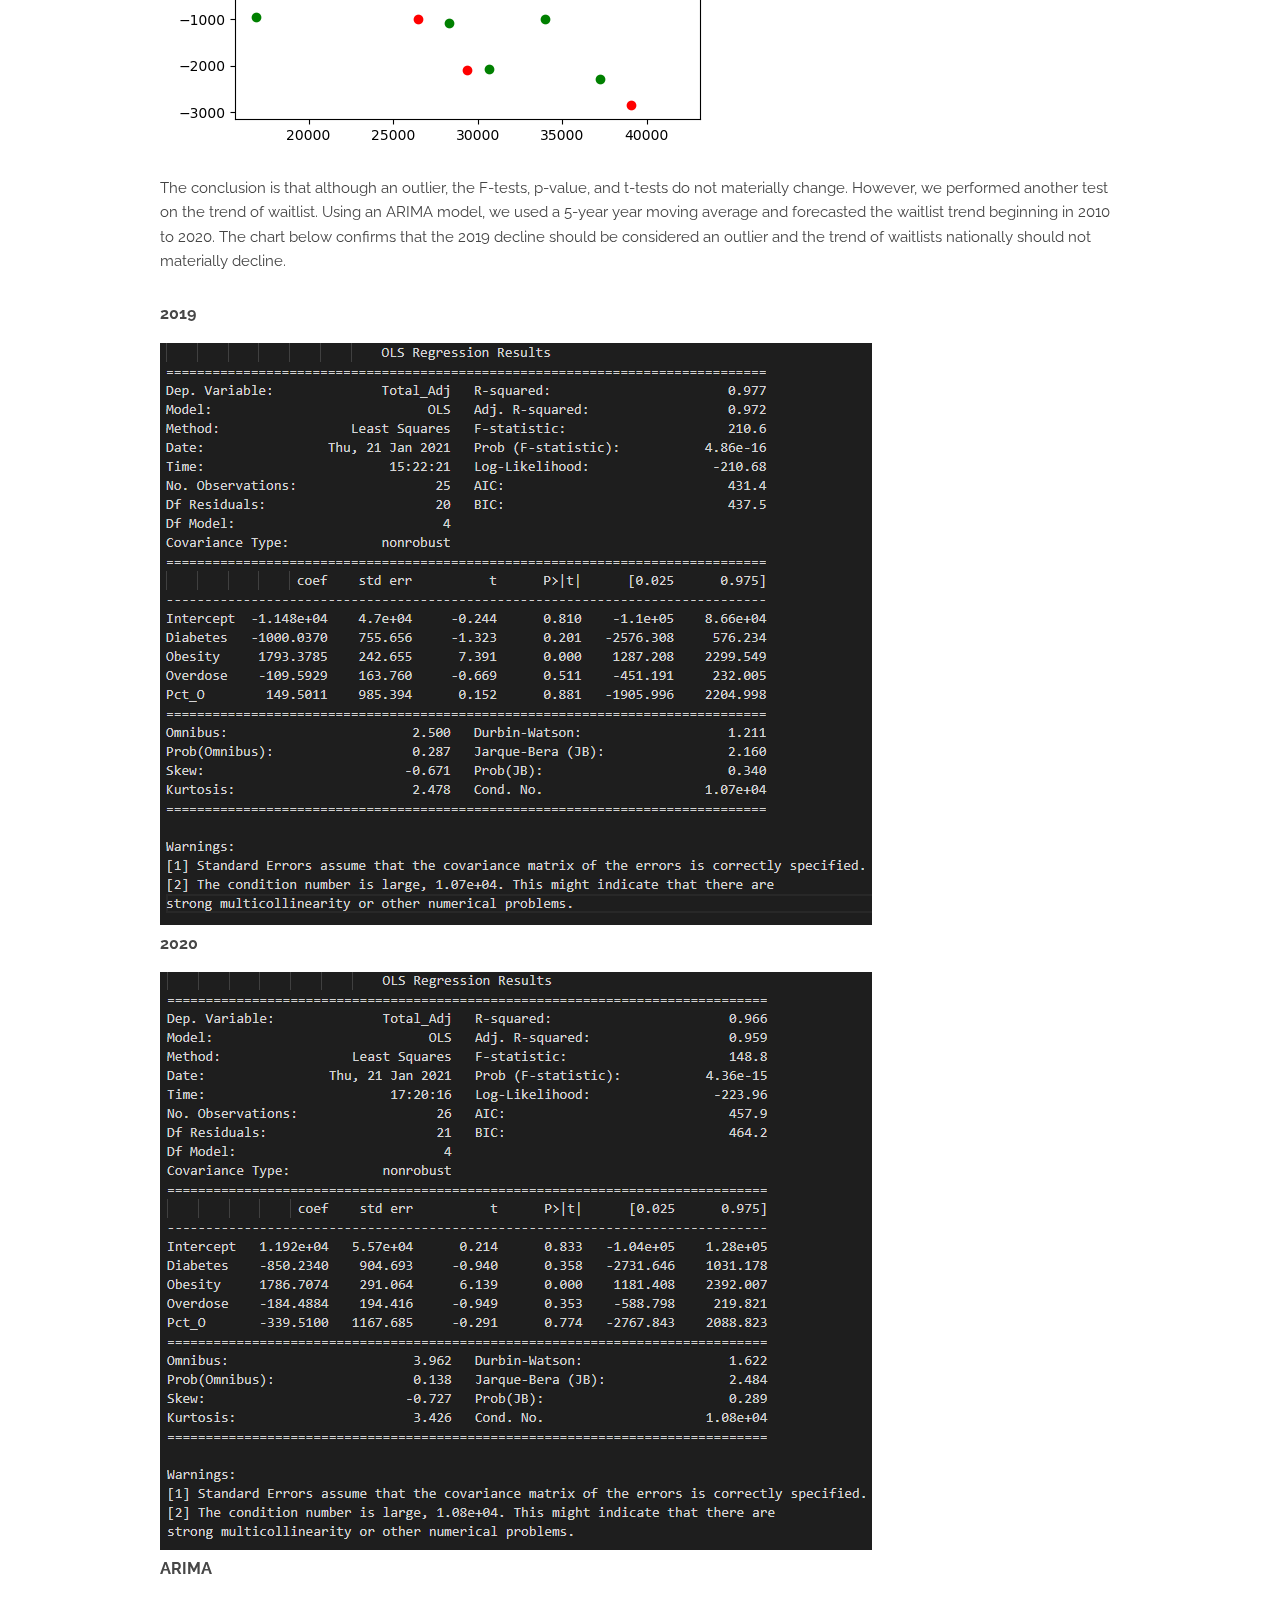
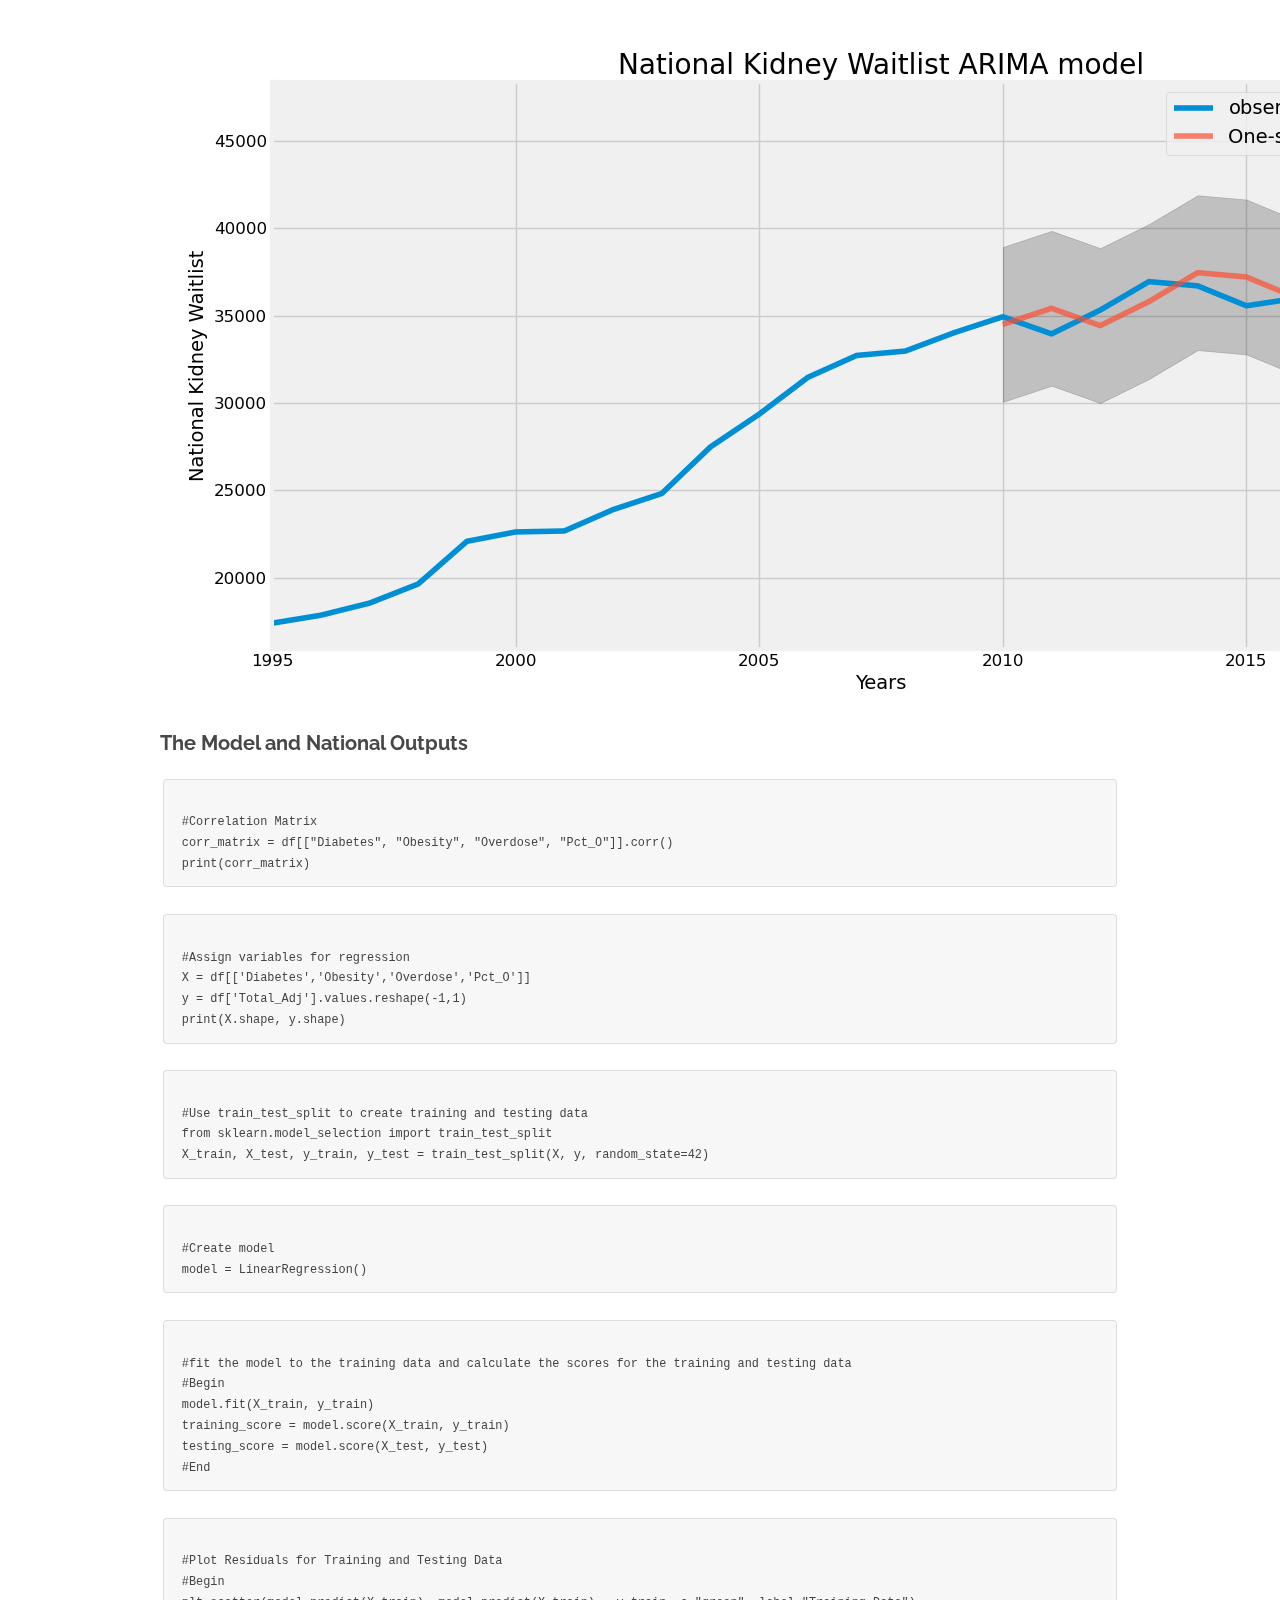
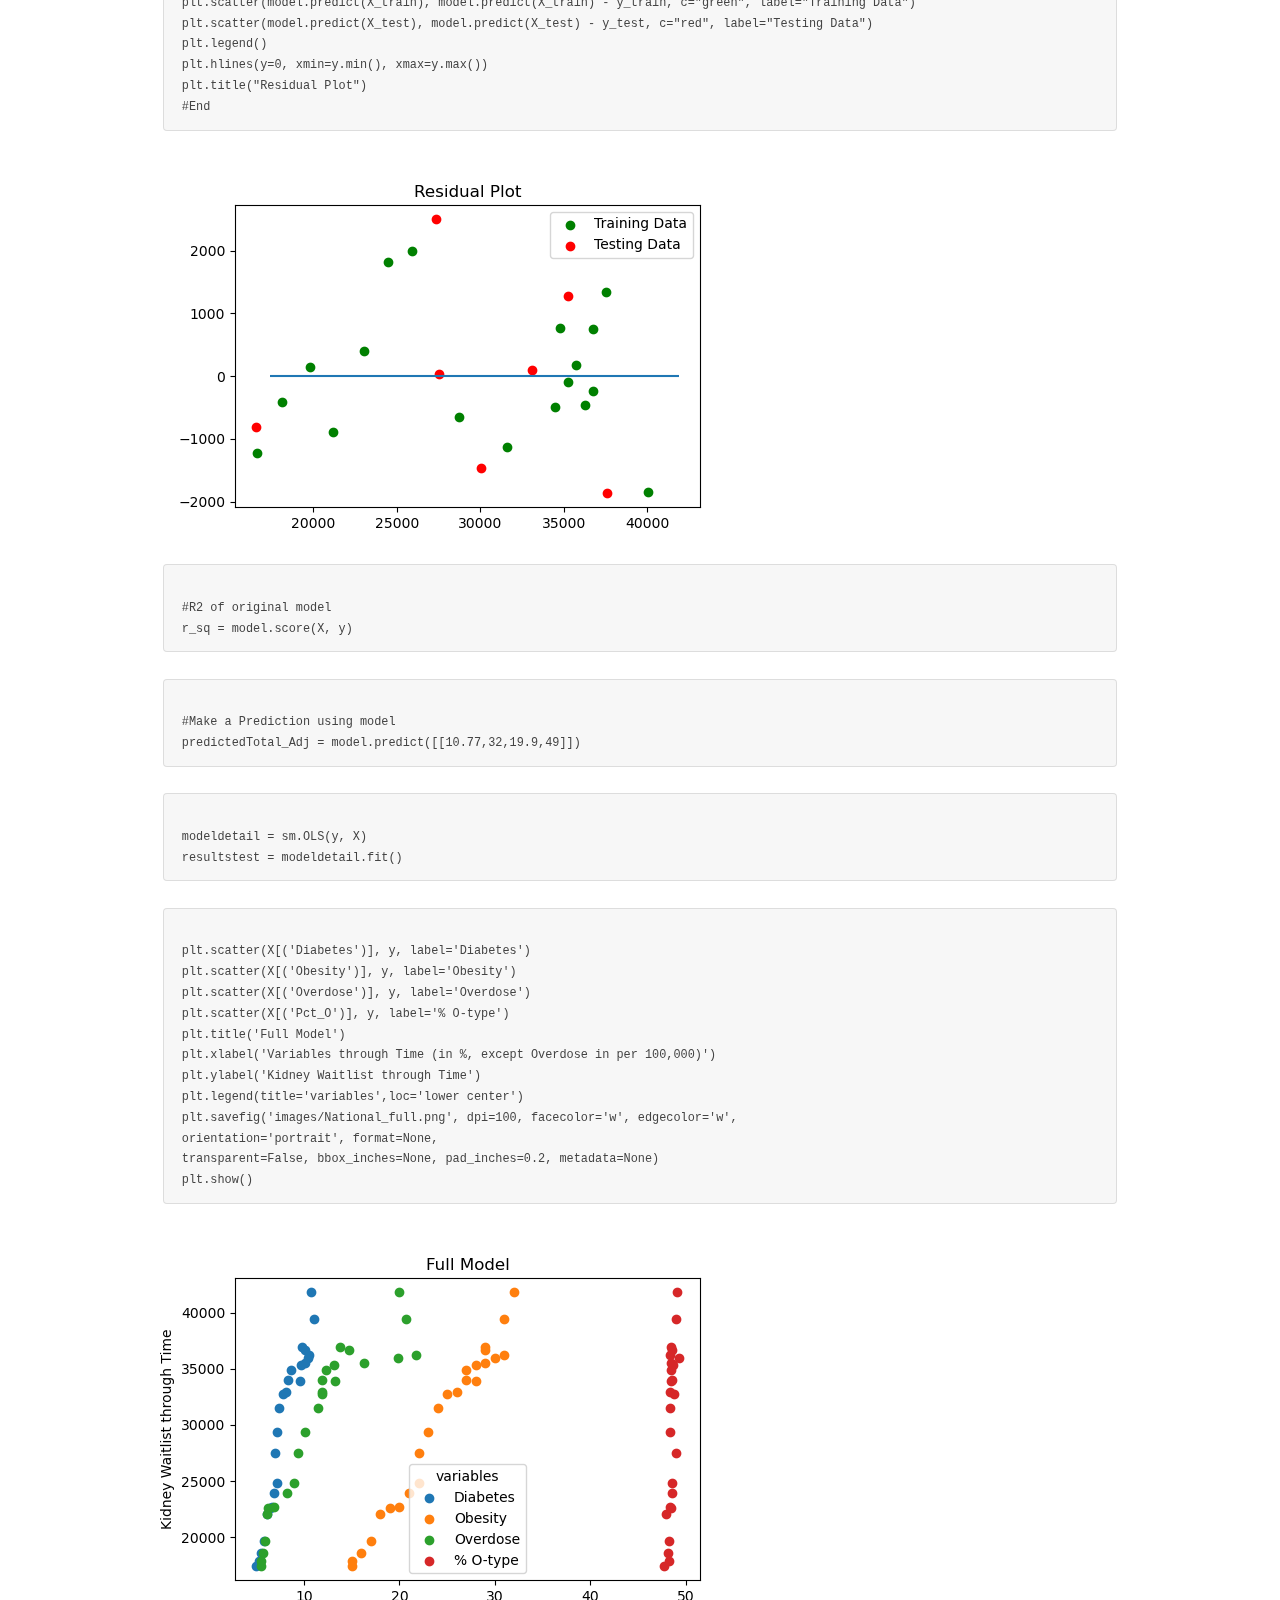
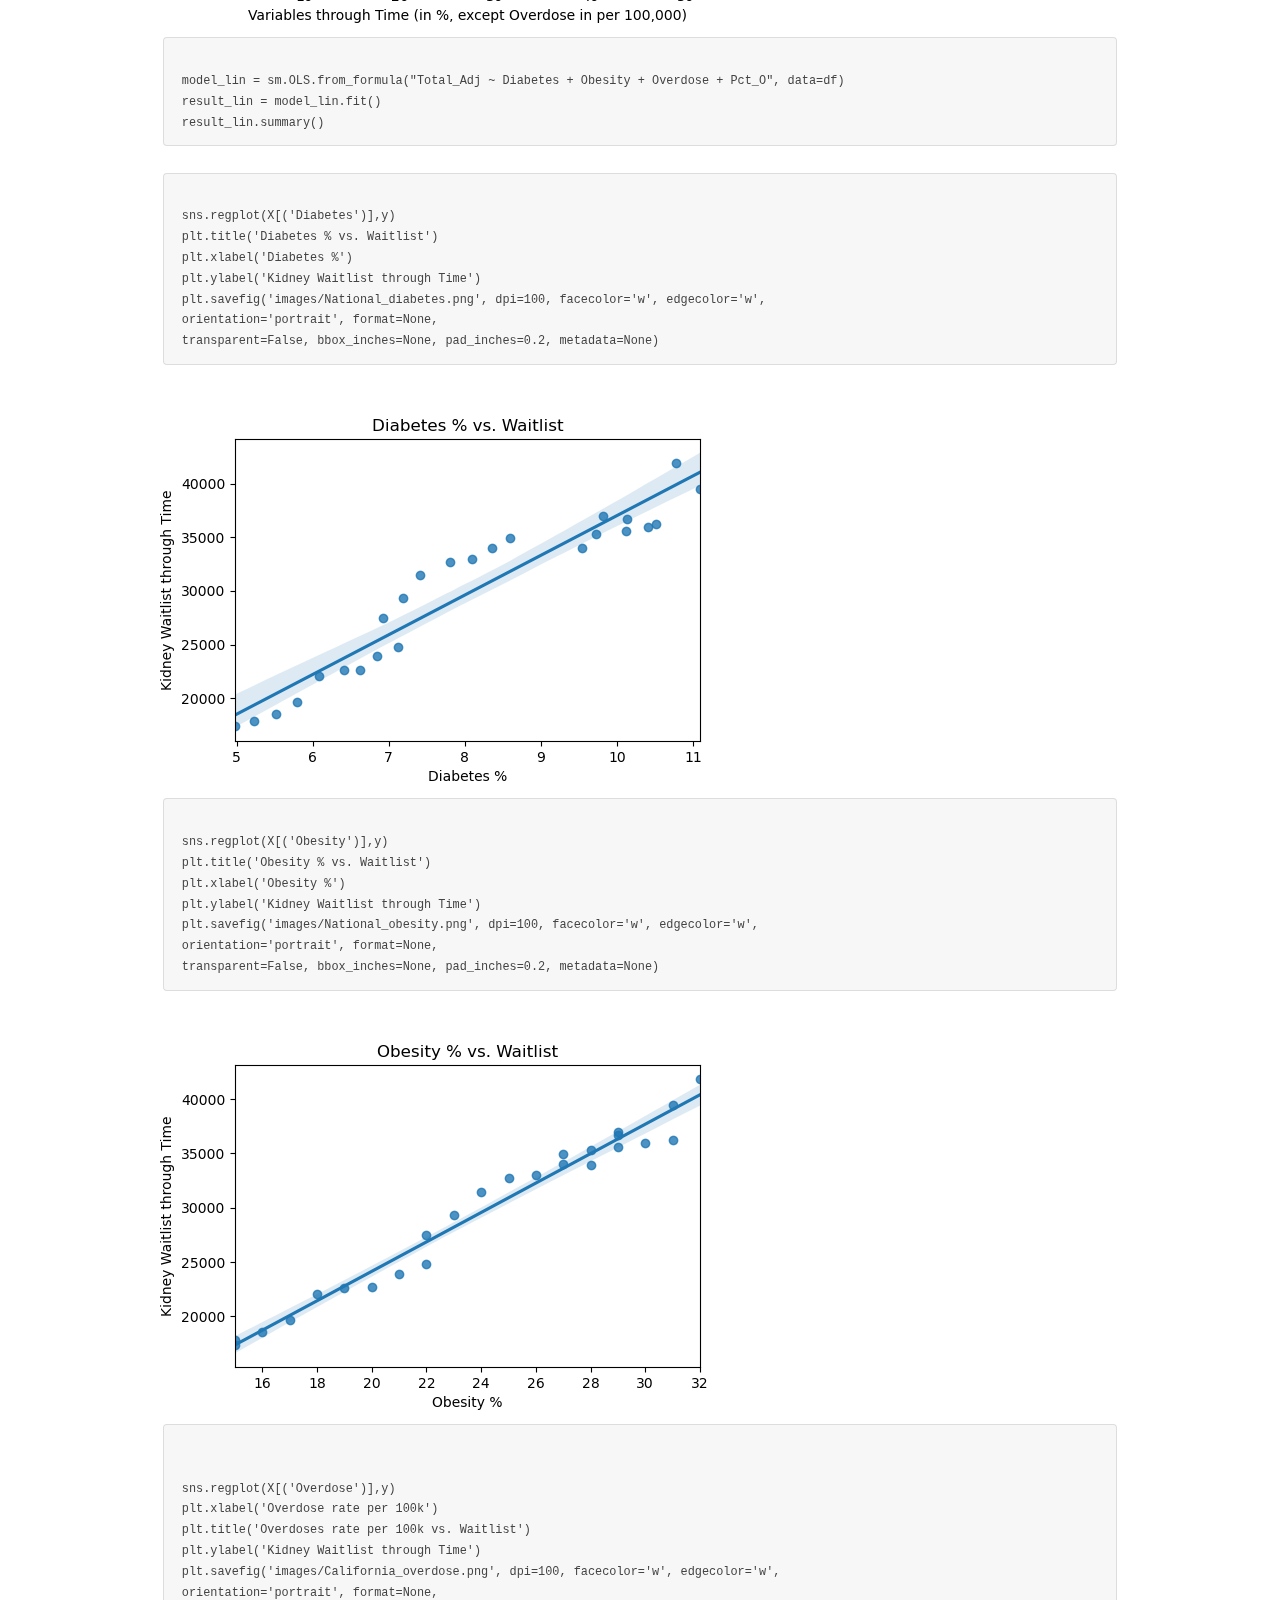
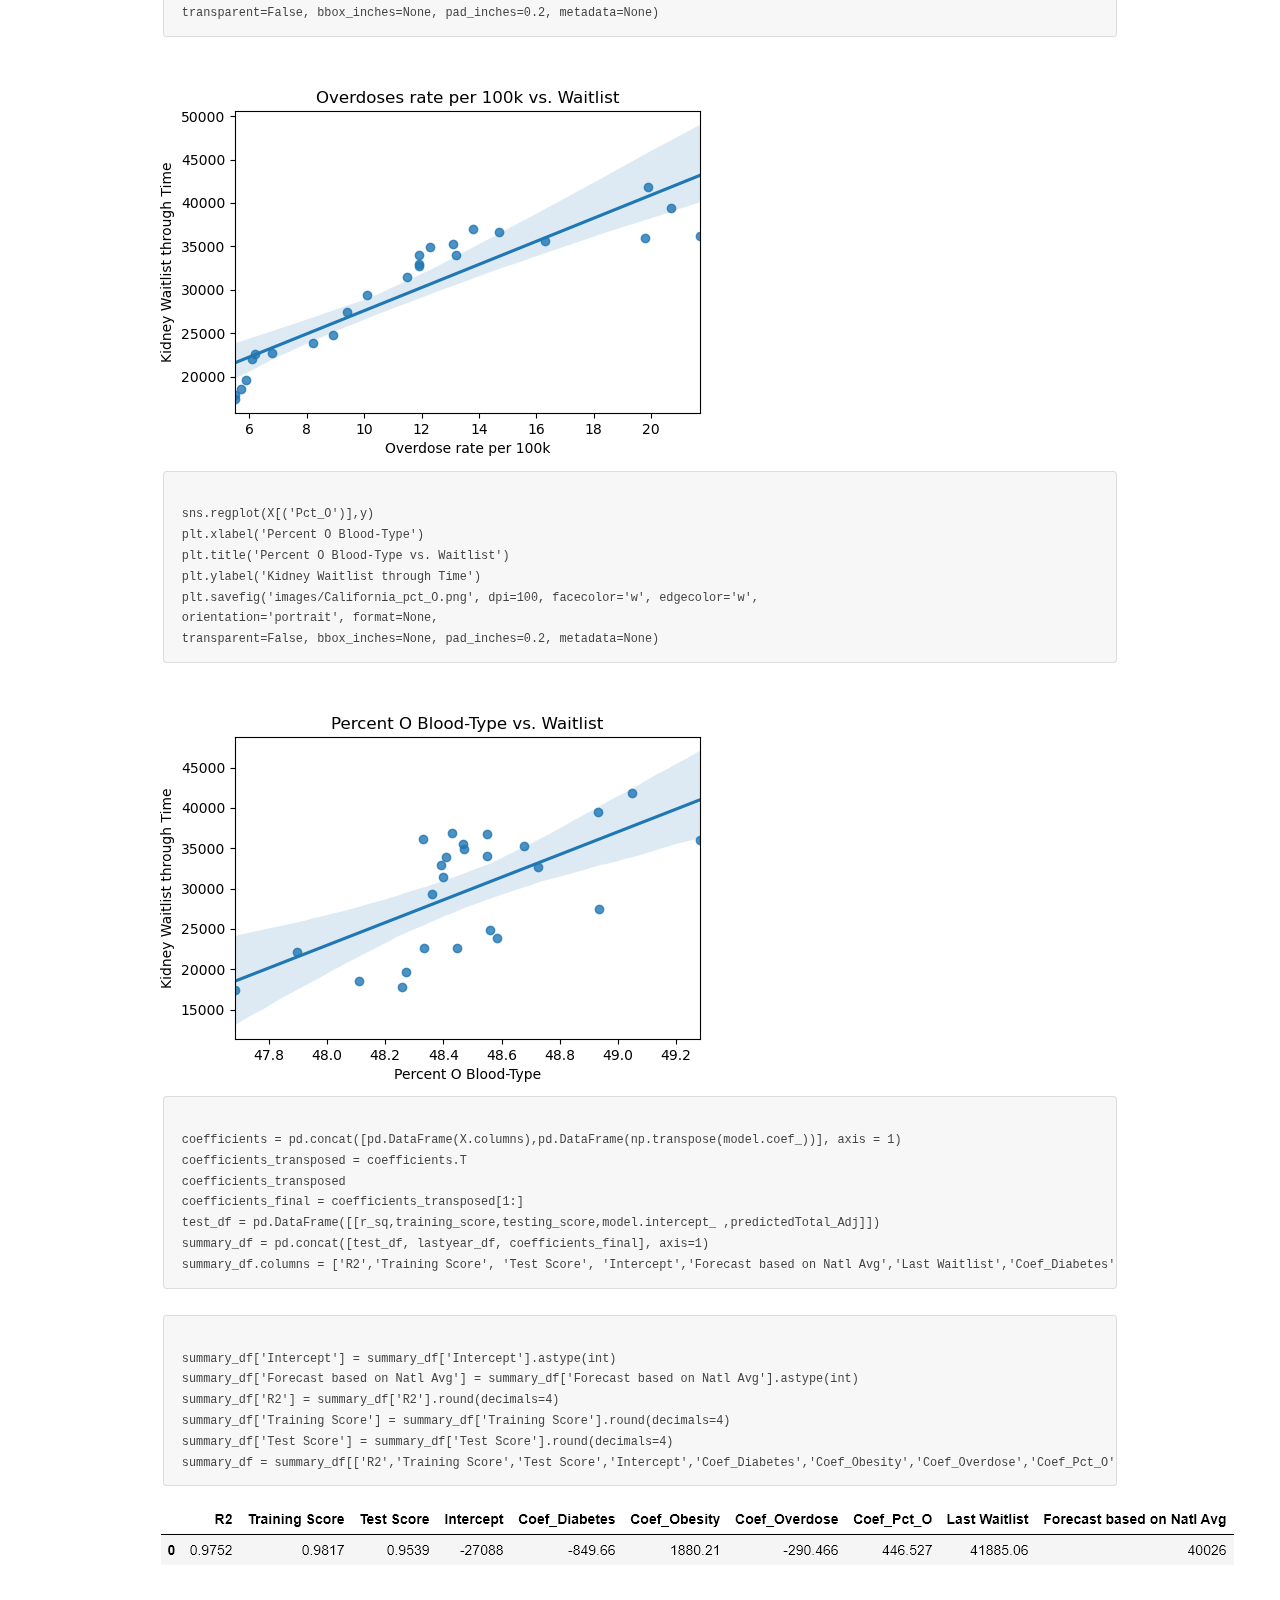
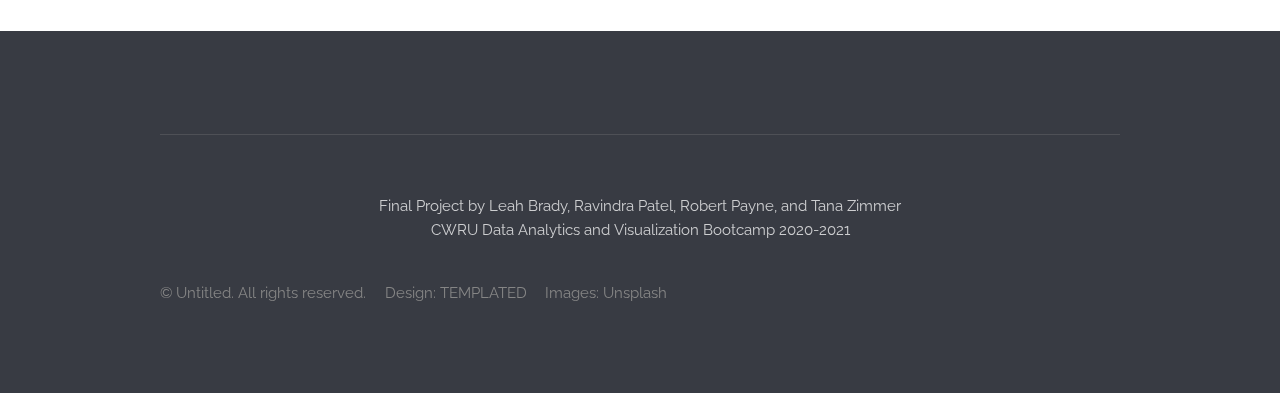
<file: ML.html>
<!DOCTYPE html>
                            <!--
                                Transit by TEMPLATED
                                templated.co @templatedco
                                Released for free under the Creative Commons Attribution 3.0 license (templated.co/license)
                            -->
                            <html lang="en">
                                <head>
                                    <meta charset="UTF-8">
                                    <title>Data Trends</title>
                                    <meta http-equiv="content-type" content="text/html; charset=utf-8" />
                                    <meta name="description" content="" />
                                    <meta name="keywords" content="" />
                                    <!--[if lte IE 8]><script src="js/html5shiv.js"></script><![endif]-->
                                    <script src="js/jquery.min.js"></script>
                                    <script src="js/skel.min.js"></script>
                                    <script src="js/skel-layers.min.js"></script>
                                    <script src="js/init.js"></script>
                                    <noscript>
                                        <link rel="stylesheet" href="css/skel.css" />
                                        <link rel="stylesheet" href="css/style.css" />
                                        <link rel="stylesheet" href="css/style-xlarge.css" />
                                    </noscript>
                                </head>
                                <body>
                            
                                    <!-- Header -->
                                    <header id="header">
                                        <h1><a href="index.html">Home Page</a></h1>
                                        <nav id="nav">
                                            <ul>
                                                <li><a href="visualizations.html">Visualizations</a></li>
                                                <li><a href="data.html">Data Sources</a></li>
                                                <li><a href="ML.html">Data Trends</a></li>
                                                <li><a href="donate.html">Make A Difference</a></li>
                                                <li><a href="https://github.com/Lbrady1025/OPTN-analysis" target="_blank" class="button special">GitHub</a></li>
                                            </ul>
                                        </nav>
                                    </header>
                            
                                    <!-- Main -->
                            
                                        <!-- Banner -->
                                        <section id="trendbanner">
                                            <h2>Machine Learning</h2>
                                            <p>Learn About Our Model</p>
                                        </section>
                            
                                        <section id="main" class="wrapper">
                                            <div class="container">
                            
                                                <h3>The Data</h3>
                                                
                                                    <p>We obtained data for the past 25 years that tracks trends in organ transplant, diabetes, obesity, and opioid overdoses in the US population.  Using this data, we created a machine learning model that will forecast the number of people on the kidney waitlist based on these factors.  Nationally and in most states there is a clear correlation amongst these factors and the number on the kidney waitlist.  Using this model, one can predict how much the kidney waitlist will decrease if obsesity, diabetes, or opiod use is decreased by X%, which could help communities drill down on the most actionable cause to drive waitlist numbers down.  This model will appeal to a broad range of people in medical or government fields as a kidney transplant costs $300-400K on average and strains both medical and financial resources.
                                                    The Data has been normalized to population and we chose to focus on kidney recipients with a blood type of O - this accounts for about 50% of the general population and is the most limiting blood type as a recipient.
                                                    </p>
                                                    <img src='images/blood_types.jpg'>
                                                    <p>Results were just released for the complete year 2020.  The impact of Covid has brought the waitlist down year over year by -13.6% (from 41k to 36k).  
                                                        Is this an outlier?  The change in residual plots confirms that indeed the change is considered an outlier.  However, it does not necessarily change the efficacy of the overall model 
                                                        (Please see OLS summary below comparing output based on 2019 and 2020).</p>
                                                    <img src = 'images/National_Residual2020_Plot.png'><br>
                                                    <p>The conclusion is that although an outlier, the F-tests, p-value, and t-tests do not materially change.  
                                                        However, we performed another test on the trend of waitlist.  Using an ARIMA model, we used a 5-year year moving average and forecasted the waitlist trend beginning in 2010 to 2020.  
                                                        The chart below confirms that the 2019 decline should be considered an outlier and the trend of waitlists nationally should not materially decline.</p>
                                                    
                                                    <h4>2019</h4>
                                                        <img src = 'images/National2019_OLS.png'><br>
                                                    <h4>2020</h4>
                                                        <img src = 'images/National2020_OLS.png'>   <br>

                                                    <h4>ARIMA</h4>
                                                        <img src = 'images/waitlist_arima.png'><br><br>
                                                <h3>The Model and National Outputs</h3>


                                     
<pre><code>
#Correlation Matrix
corr_matrix = df[["Diabetes", "Obesity", "Overdose", "Pct_O"]].corr()
print(corr_matrix)
</code></pre>
<pre><code>
#Assign variables for regression
X = df[['Diabetes','Obesity','Overdose','Pct_O']]
y = df['Total_Adj'].values.reshape(-1,1)
print(X.shape, y.shape)
</code></pre>
<pre><code>
#Use train_test_split to create training and testing data
from sklearn.model_selection import train_test_split
X_train, X_test, y_train, y_test = train_test_split(X, y, random_state=42)
</code></pre>
<pre><code>
#Create model
model = LinearRegression()
</code></pre>
<pre><code>
#fit the model to the training data and calculate the scores for the training and testing data
#Begin
model.fit(X_train, y_train)
training_score = model.score(X_train, y_train)
testing_score = model.score(X_test, y_test)
#End
</code></pre>

<pre><code>
#Plot Residuals for Training and Testing Data
#Begin
plt.scatter(model.predict(X_train), model.predict(X_train) - y_train, c="green", label="Training Data")
plt.scatter(model.predict(X_test), model.predict(X_test) - y_test, c="red", label="Testing Data")
plt.legend()
plt.hlines(y=0, xmin=y.min(), xmax=y.max())
plt.title("Residual Plot")
#End
</code></pre>   
<img src = 'images/Nattional_Residual_Plot.png'>
<pre><code>
#R2 of original model
r_sq = model.score(X, y)
</code></pre>
<pre><code>
#Make a Prediction using model
predictedTotal_Adj = model.predict([[10.77,32,19.9,49]])
</code></pre>
<pre><code>
modeldetail = sm.OLS(y, X)
resultstest = modeldetail.fit()
</code></pre>
<pre><code>
plt.scatter(X[('Diabetes')], y, label='Diabetes')
plt.scatter(X[('Obesity')], y, label='Obesity')
plt.scatter(X[('Overdose')], y, label='Overdose')
plt.scatter(X[('Pct_O')], y, label='% O-type')
plt.title('Full Model')
plt.xlabel('Variables through Time (in %, except Overdose in per 100,000)')
plt.ylabel('Kidney Waitlist through Time')
plt.legend(title='variables',loc='lower center')
plt.savefig('images/National_full.png', dpi=100, facecolor='w', edgecolor='w',
orientation='portrait', format=None,
transparent=False, bbox_inches=None, pad_inches=0.2, metadata=None)
plt.show()
</code></pre>
<img src = 'images/National_full.png'>
<pre><code>
model_lin = sm.OLS.from_formula("Total_Adj ~ Diabetes + Obesity + Overdose + Pct_O", data=df)
result_lin = model_lin.fit()
result_lin.summary()
</code></pre>
<pre><code>
sns.regplot(X[('Diabetes')],y)
plt.title('Diabetes % vs. Waitlist')
plt.xlabel('Diabetes %')
plt.ylabel('Kidney Waitlist through Time')
plt.savefig('images/National_diabetes.png', dpi=100, facecolor='w', edgecolor='w',
orientation='portrait', format=None,
transparent=False, bbox_inches=None, pad_inches=0.2, metadata=None)
</code></pre>
<img src = 'images/National_diabetes.png'>
<pre><code>
sns.regplot(X[('Obesity')],y)
plt.title('Obesity % vs. Waitlist')
plt.xlabel('Obesity %')
plt.ylabel('Kidney Waitlist through Time')
plt.savefig('images/National_obesity.png', dpi=100, facecolor='w', edgecolor='w',
orientation='portrait', format=None,
transparent=False, bbox_inches=None, pad_inches=0.2, metadata=None)
</code></pre>
<img src='images/National_obesity.png'>
<pre><code>

sns.regplot(X[('Overdose')],y)
plt.xlabel('Overdose rate per 100k')
plt.title('Overdoses rate per 100k vs. Waitlist')
plt.ylabel('Kidney Waitlist through Time')
plt.savefig('images/California_overdose.png', dpi=100, facecolor='w', edgecolor='w',
orientation='portrait', format=None,
transparent=False, bbox_inches=None, pad_inches=0.2, metadata=None)
</code></pre>
<img src= 'images/National_overdose.png'>
<pre><code>
sns.regplot(X[('Pct_O')],y)
plt.xlabel('Percent O Blood-Type')
plt.title('Percent O Blood-Type vs. Waitlist')
plt.ylabel('Kidney Waitlist through Time')
plt.savefig('images/California_pct_O.png', dpi=100, facecolor='w', edgecolor='w',
orientation='portrait', format=None,
transparent=False, bbox_inches=None, pad_inches=0.2, metadata=None)
</code></pre>
<img src = 'images/National_pct_O.png'>
<pre><code>
coefficients = pd.concat([pd.DataFrame(X.columns),pd.DataFrame(np.transpose(model.coef_))], axis = 1)
coefficients_transposed = coefficients.T
coefficients_transposed
coefficients_final = coefficients_transposed[1:]
test_df = pd.DataFrame([[r_sq,training_score,testing_score,model.intercept_ ,predictedTotal_Adj]])
summary_df = pd.concat([test_df, lastyear_df, coefficients_final], axis=1)
summary_df.columns = ['R2','Training Score', 'Test Score', 'Intercept','Forecast based on Natl Avg','Last Waitlist','Coef_Diabetes','Coef_Obesity','Coef_Overdose','Coef_Pct_O']
</code></pre>
<pre><code>
summary_df['Intercept'] = summary_df['Intercept'].astype(int)
summary_df['Forecast based on Natl Avg'] = summary_df['Forecast based on Natl Avg'].astype(int)
summary_df['R2'] = summary_df['R2'].round(decimals=4)
summary_df['Training Score'] = summary_df['Training Score'].round(decimals=4)
summary_df['Test Score'] = summary_df['Test Score'].round(decimals=4)
summary_df = summary_df[['R2','Training Score','Test Score','Intercept','Coef_Diabetes','Coef_Obesity','Coef_Overdose','Coef_Pct_O','Last Waitlist','Forecast based on Natl Avg']]
</code></pre>
<img src='images/National_summary.png'>

                                            </div>
                                        </section>
    

		<!-- Footer -->
        <footer id="footer">
            <div class="container">
                <section class="links">
                    <div class="row">
                    </div>
                </section>
                    <center>
                    <p>Final Project by Leah Brady, Ravindra Patel, Robert Payne, and Tana Zimmer<br>
                    CWRU Data Analytics and Visualization Bootcamp 2020-2021</p>
                    </center>			
                    <div class="row">
                    <div class="8u 12u$(medium)">
                        <ul class="copyright">
                            <li>&copy; Untitled. All rights reserved.</li>
                            <li>Design: <a href="http://templated.co">TEMPLATED</a></li>
                            <li>Images: <a href="http://unsplash.com">Unsplash</a></li>
                        </ul>
                    </div>
                </div>
            </div>
        </footer>

</body>
</html>
</file>
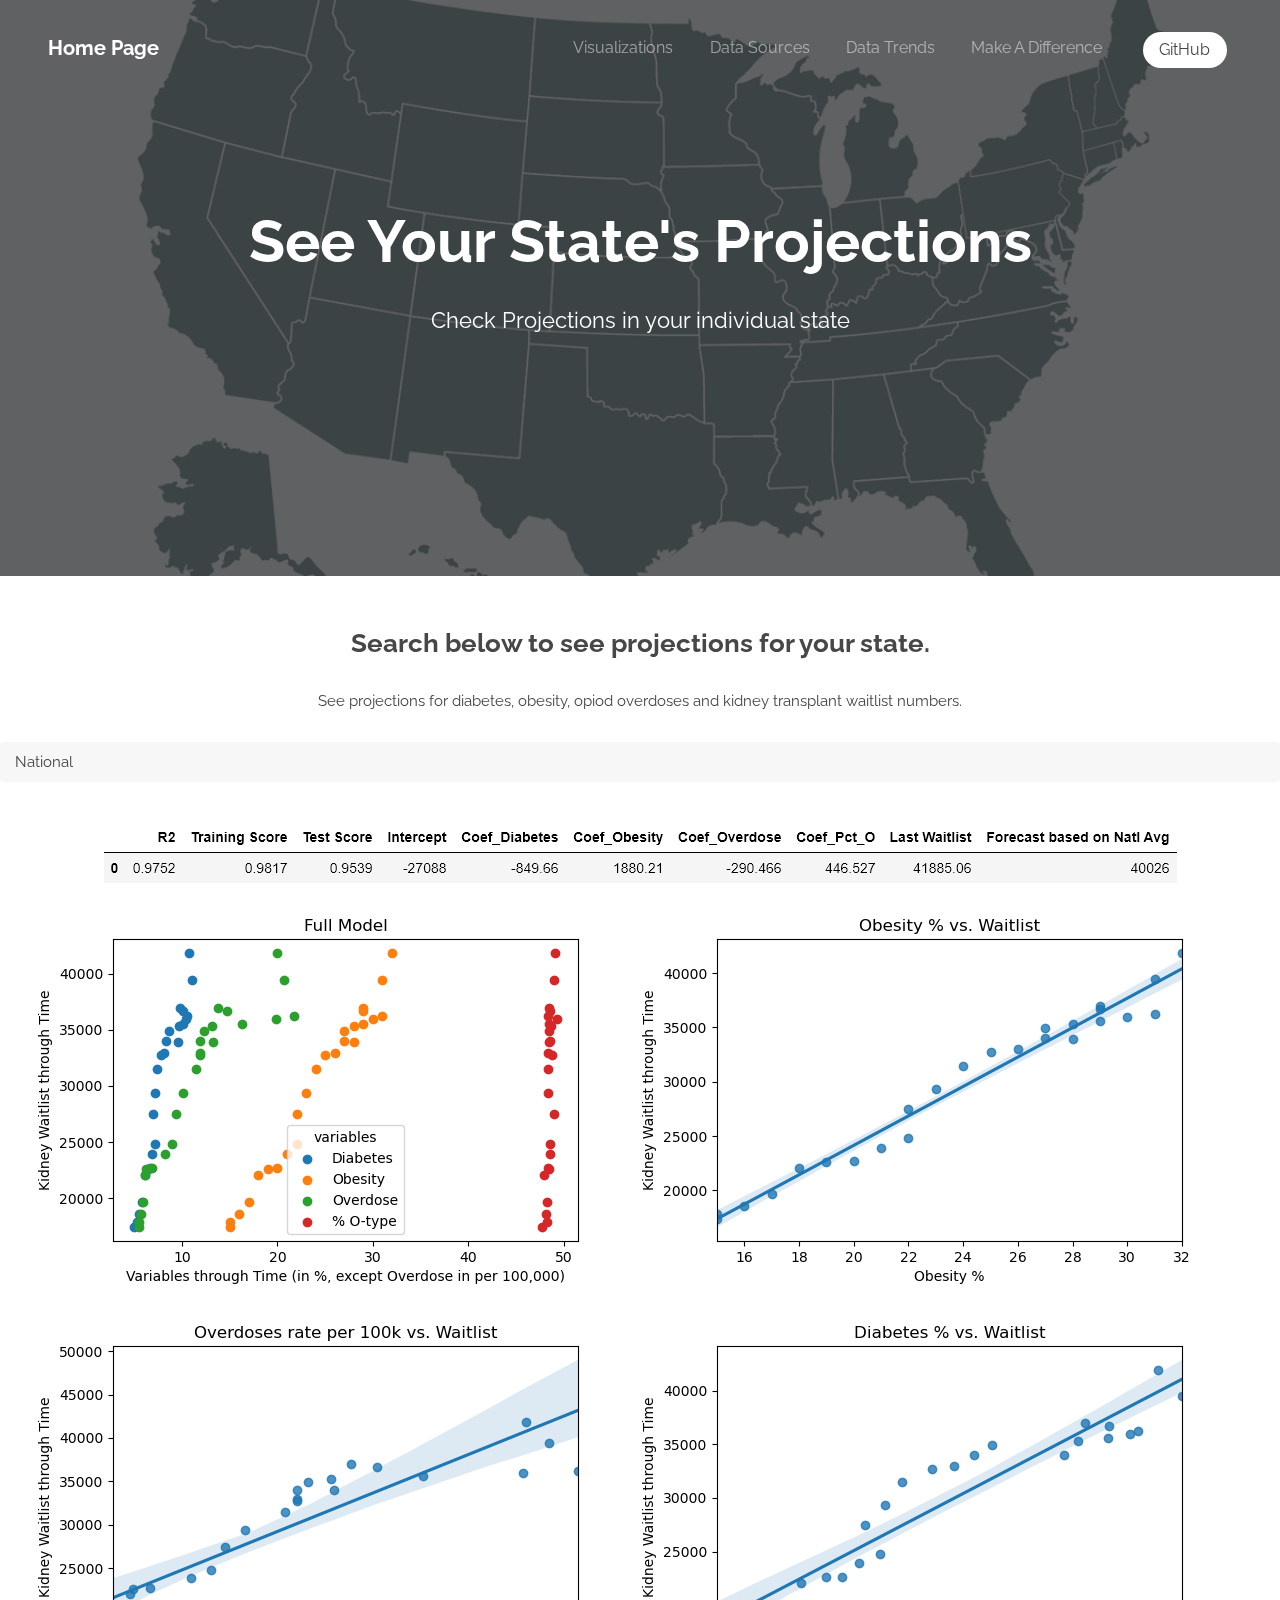
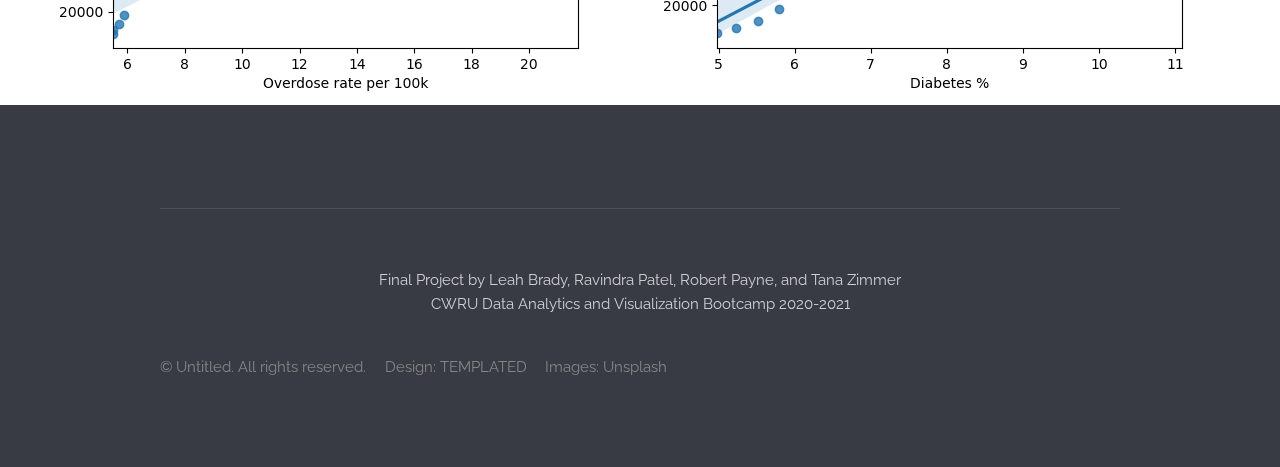
<file: states.html>
<!DOCTYPE html>
<!--
	Transit by TEMPLATED
	templated.co @templatedco
	Released for free under the Creative Commons Attribution 3.0 license (templated.co/license)
-->
<html lang="en">
	<head>
		<meta charset="UTF-8">
		<title>Choose Your State</title>
		<meta http-equiv="content-type" content="text/html; charset=utf-8" />
		<meta name="description" content="" />
		<meta name="keywords" content="" />
		<!--[if lte IE 8]><script src="js/html5shiv.js"></script><![endif]-->
		<script src="js/jquery.min.js"></script>
		<script src="js/skel.min.js"></script>
		<script src="js/skel-layers.min.js"></script>
		<script src="js/init.js"></script>
		<script src="js/state.js"></script>
		<noscript>
			<link rel="stylesheet" href="css/skel.css" />
			<link rel="stylesheet" href="css/style.css" />
			<link rel="stylesheet" href="css/style-xlarge.css" />
			<link rel="stylesheet" href="css/dropdown_style.css" />
		</noscript>
	</head>
	<body class="landing">

		<!-- Header -->
			<header id="header">
				<h1><a href="index.html">Home Page</a></h1>
				<nav id="nav">
					<ul>
						<li><a href="visualizations.html">Visualizations</a></li>
						<li><a href="data.html">Data Sources</a></li>
						<li><a href="ML.html">Data Trends</a></li>
						<li><a href="donate.html">Make A Difference</a></li>
						<li><a href="https://github.com/Lbrady1025/OPTN-analysis" target="_blank" class="button special">GitHub</a></li>
					</ul>
				</nav>
			</header>

		<!-- Banner -->
			<section id="mapbanner">
				<h2>See Your State's Projections</h2>
				<p>Check Projections in your individual state</p>
				<ul class="actions">
				</ul>
			</section>

			<!-- body -->
			<center>
			<br><br>
			<h2>Search below to see projections for your state.</h2>
			<p>See projections for diabetes, obesity, opiod overdoses and kidney transplant waitlist numbers.</p>
			
			<!-- Drop Down -->
			<select onchange="$('#full_image').attr('src', this.options[this.selectedIndex].value); swapimages()">
                <option value="images/National_full.png">National</option>
                <option value="images/Alabama_full.png">Alabama</option>
                <option value="images/Arizona_full.png">Arizona</option>
				<option value="images/Arkansas_full.png">Arkansas</option>
				<option value="images/California_full.png">California</option>
				<option value="images/Colorado_full.png">Colorado</option>
				<option value="images/Connecticut_full.png">Connecticut</option>
				<option value="images/DC_full.png">District of Columbia</option>
				<option value="images/Delaware_full.png">Delaware</option>
				<option value="images/Florida_full.png">Florida</option>
				<option value="images/Georgia_full.png">Georgia</option>
				<option value="images/Hawaii_full.png">Hawaii</option>
				<option value="images/Illinois_full.png">Illinois</option>
				<option value="images/Indiana_full.png">Indiana</option>
				<option value="images/Iowa_full.png">Iowa</option>
				<option value="images/Kansas_full.png">Kansas</option>
				<option value="images/Louisiana_full.png">Louisiana</option>
				<option value="images/Maine_full.png">Maine</option>
				<option value="images/Maryland_full.png">Maryland</option>
				<option value="images/Massachusetts_full.png">Massachusetts</option>
				<option value="images/Michigan_full.png">Michigan</option>
				<option value="images/Minnesota_full.png">Minnesota</option>
				<option value="images/Mississippi_full.png">Mississippi</option>
				<option value="images/Missouri_full.png">Missouri</option>
				<option value="images/Nebraska_full.png">Nebraska</option>
				<option value="images/Nevada_full.png">Nevada</option>
				<option value="images/NewHampshire_full.png">New Hampshire</option>
				<option value="images/NewJersey_full.png">New Jersey</option>
				<option value="images/NewMexico_full.png">New Mexico</option>
				<option value="images/NewYork_full.png">New York</option>
				<option value="images/NorthCarolina_full.png">North Carolina</option>
				<option value="images/NorthDakota_full.png">North Dakota</option>
				<option value="images/Ohio_full.png">Ohio</option>
				<option value="images/Oklahoma_full.png">Oklahoma</option>
				<option value="images/Oregon_full.png">Oregon</option>
				<option value="images/Pennsylvania_full.png">Pennsylvania</option>
				<option value="images/RhodeIsland_full.png">Rhode Island</option>
				<option value="images/SouthCarolina_full.png">South Carolina</option>
				<option value="images/SouthDakota_full.png">South Dakota</option>
				<option value="images/Tennessee_full.png">Tennessee</option>
				<option value="images/Texas_full.png">Texas</option>
				<option value="images/Utah_full.png">Utah</option>
				<option value="images/Vermont_full.png">Vermont</option>
				<option value="images/Virginia_full.png">Virginia</option>
				<option value="images/Washington_full.png">Washington</option>
				<option value="images/WestVirginia_full.png">West Virginia</option>
				<option value="images/Wisconsin_full.png">Wisconsin</option>
			

			</select>
			  
			<br><br>
			
			<img id="sum_image" class="profile" src="images/National_summary.png" >
			<br>
			<img id="full_image" class="profile" src="images/National_full.png" >
			<img id="obe_image" class="profile" src="images/National_obesity.png" >
			<br>
			<img id="op_image" class="profile" src="images/National_overdose.png" >
			<img id="dia_image" class="profile" src="images/National_diabetes.png" >
			
			</center>
				</div>
			</section>

		<!-- Footer -->
		<footer id="footer">
			<div class="container">
				<section class="links">
					<div class="row">

					</div>
				</section>
					<center>
					<p>Final Project by Leah Brady, Ravindra Patel, Robert Payne, and Tana Zimmer<br>
					CWRU Data Analytics and Visualization Bootcamp 2020-2021</p>
					</center>			
					<div class="row">
					<div class="8u 12u$(medium)">
						<ul class="copyright">
							<li>&copy; Untitled. All rights reserved.</li>
							<li>Design: <a href="http://templated.co">TEMPLATED</a></li>
							<li>Images: <a href="http://unsplash.com">Unsplash</a></li>
						</ul>
					</div>
				</div>
			</div>
		</footer>

	</body>
</html>
</file>
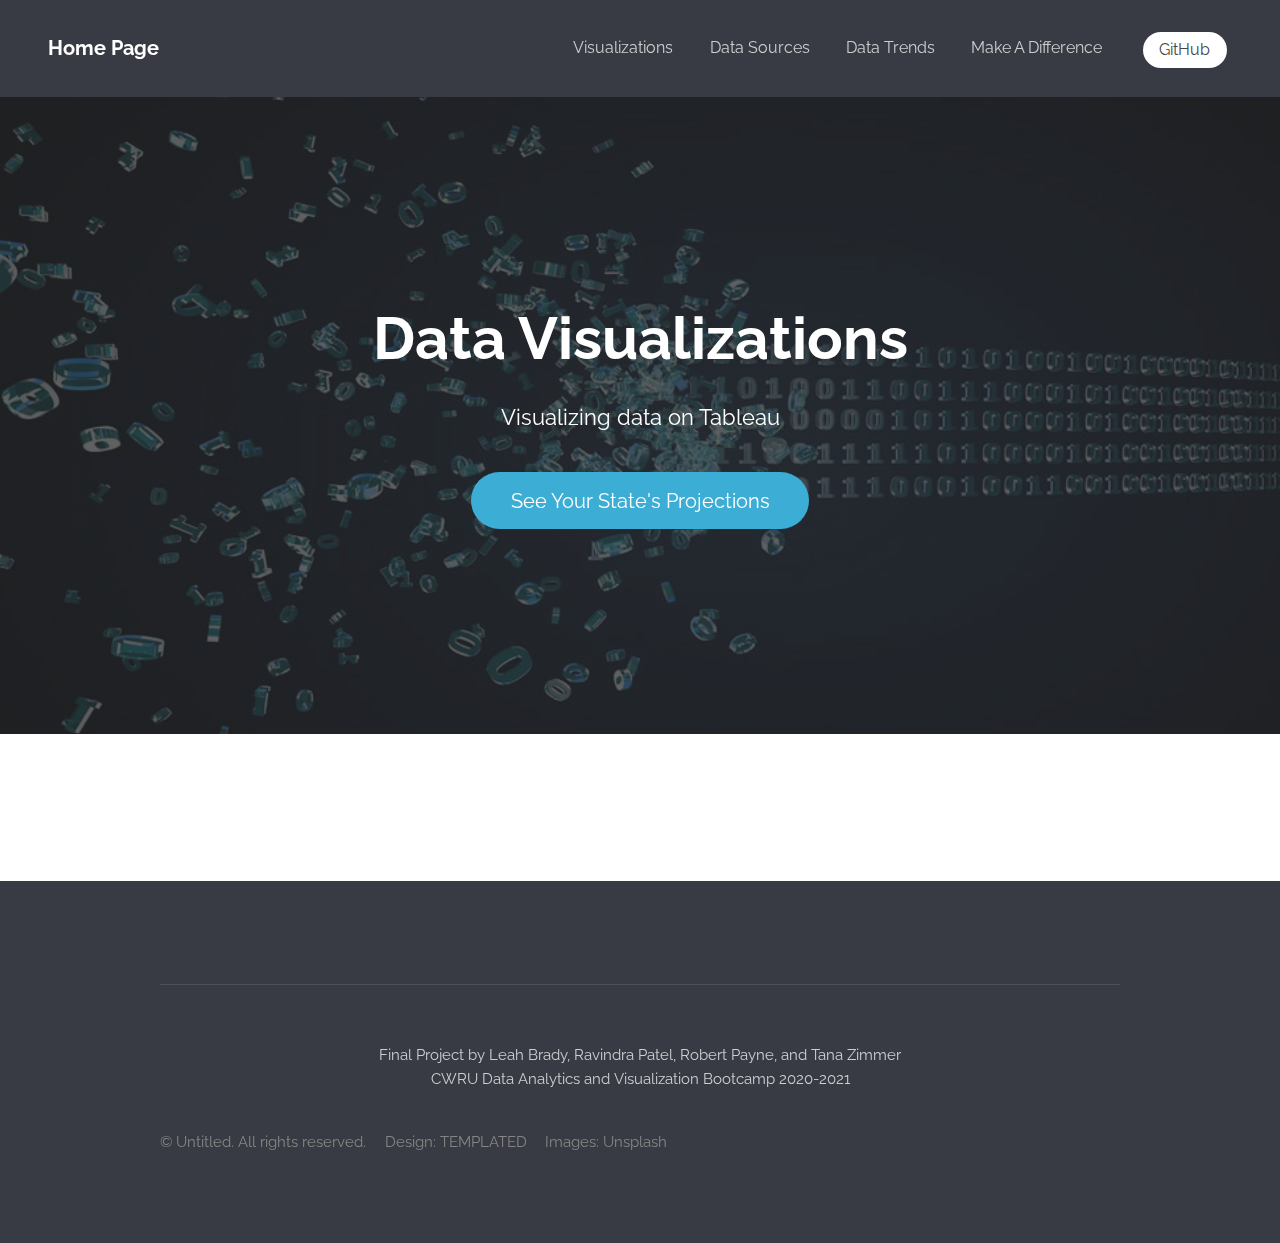
<file: visualizations.html>
<!DOCTYPE html>
<!--
	Transit by TEMPLATED
	templated.co @templatedco
	Released for free under the Creative Commons Attribution 3.0 license (templated.co/license)
-->
<html lang="en">
	<head>
		<meta charset="UTF-8">
		<title>Visualizations</title>
		<meta http-equiv="content-type" content="text/html; charset=utf-8" />
		<meta name="description" content="" />
		<meta name="keywords" content="" />
		<!--[if lte IE 8]><script src="js/html5shiv.js"></script><![endif]-->
		<script src="js/jquery.min.js"></script>
		<script src="js/skel.min.js"></script>
		<script src="js/skel-layers.min.js"></script>
		<script src="js/init.js"></script>
		<noscript>
			<link rel="stylesheet" href="css/skel.css" />
			<link rel="stylesheet" href="css/style.css" />
			<link rel="stylesheet" href="css/style-xlarge.css" />
		</noscript>
	</head>
	<body>

		<!-- Header -->
		<header id="header">
			<h1><a href="index.html">Home Page</a></h1>
			<nav id="nav">
				<ul>
					<li><a href="visualizations.html">Visualizations</a></li>
					<li><a href="data.html">Data Sources</a></li>
					<li><a href="ML.html">Data Trends</a></li>
					<li><a href="donate.html">Make A Difference</a></li>
					<li><a href="https://github.com/Lbrady1025/OPTN-analysis" target="_blank" class="button special">GitHub</a></li>
				</ul>
			</nav>
		</header>

		<!-- Main -->

			<!-- Banner -->
			<section id="visualbanner">
				<h2>Data Visualizations</h2>
				<p>Visualizing data on Tableau</p>
				<ul class="actions">
					<li>
						<a href="states.html" class="button big">See Your State's Projections</a>
					</li>
				</ul>
			</section>

			<section id="main" class="wrapper">
				<div class="container">
				</div>
			</section>
			<!-- Embed Tableau -->
			<center>
			<div class='tableauPlaceholder' id='viz1610812779147' style='position: relative'><noscript>
				<a href='#'><img alt=' ' src='https:&#47;&#47;public.tableau.com&#47;static&#47;images&#47;OP&#47;OPTNAnalysis&#47;WhyKidneys&#47;1_rss.png' style='border: none' /></a>
				</noscript><object class='tableauViz' style='display:none;'><param name='host_url' value='https%3A%2F%2Fpublic.tableau.com%2F' /> 
					<param name='embed_code_version' value='3' /> <param name='site_root' value='' /><param name='name' value='OPTNAnalysis&#47;WhyKidneys' />
					<param name='tabs' value='no' /><param name='toolbar' value='yes' />
					<param name='static_image' value='https:&#47;&#47;public.tableau.com&#47;static&#47;images&#47;OP&#47;OPTNAnalysis&#47;WhyKidneys&#47;1.png' /> 
					<param name='animate_transition' value='yes' /><param name='display_static_image' value='yes' /><param name='display_spinner' value='yes' />
					<param name='display_overlay' value='yes' /><param name='display_count' value='yes' /><param name='language' value='en' /></object></div>
					<script type='text/javascript'>                    
					var divElement = document.getElementById('viz1610812779147');        
					var vizElement = divElement.getElementsByTagName('object')[0];                    
					vizElement.style.width='1016px';vizElement.style.height='991px';                    
					var scriptElement = document.createElement('script');                    
					scriptElement.src = 'https://public.tableau.com/javascripts/api/viz_v1.js';         
					vizElement.parentNode.insertBefore(scriptElement, vizElement);                
					</script> 
			<!-- End Embed Tableau -->
			</center>          
		<!-- Footer -->
		<footer id="footer">
			<div class="container">
				<section class="links">
					<div class="row">

						
						<!-- <section class="3u 6u(medium) 12u$(small)">
							<h3>Lorem ipsum dolor</h3>
							<ul class="unstyled">
								<li><a href="#">Lorem ipsum dolor sit</a></li>
								<li><a href="#">Nesciunt itaque, alias possimus</a></li>
								<li><a href="#">Optio rerum beatae autem</a></li>
								<li><a href="#">Nostrum nemo dolorum facilis</a></li>
								<li><a href="#">Quo fugit dolor totam</a></li>
							</ul>
						</section>
						<section class="3u 6u$(medium) 12u$(small)">
							<h3>Culpa quia, nesciunt</h3>
							<ul class="unstyled">
								<li><a href="#">Lorem ipsum dolor sit</a></li>
								<li><a href="#">Reiciendis dicta laboriosam enim</a></li>
								<li><a href="#">Corporis, non aut rerum</a></li>
								<li><a href="#">Laboriosam nulla voluptas, harum</a></li>
								<li><a href="#">Facere eligendi, inventore dolor</a></li>
							</ul>
						</section>
						<section class="3u 6u(medium) 12u$(small)">
							<h3>Neque, dolore, facere</h3>
							<ul class="unstyled">
								<li><a href="#">Lorem ipsum dolor sit</a></li>
								<li><a href="#">Distinctio, inventore quidem nesciunt</a></li>
								<li><a href="#">Explicabo inventore itaque autem</a></li>
								<li><a href="#">Aperiam harum, sint quibusdam</a></li>
								<li><a href="#">Labore excepturi assumenda</a></li>
							</ul>
						</section>
						<section class="3u$ 6u$(medium) 12u$(small)">
							<h3>Illum, tempori, saepe</h3>
							<ul class="unstyled">
								<li><a href="#">Lorem ipsum dolor sit</a></li>
								<li><a href="#">Recusandae, culpa necessita nam</a></li>
								<li><a href="#">Cupiditate, debitis adipisci blandi</a></li>
								<li><a href="#">Tempore nam, enim quia</a></li>
								<li><a href="#">Explicabo molestiae dolor labore</a></li>
							</ul>
						</section> -->
					</div>
				</section>
					<center>
					<p>Final Project by Leah Brady, Ravindra Patel, Robert Payne, and Tana Zimmer<br>
					CWRU Data Analytics and Visualization Bootcamp 2020-2021</p>
					</center>			
					<div class="row">
					<div class="8u 12u$(medium)">
						<ul class="copyright">
							<li>&copy; Untitled. All rights reserved.</li>
							<li>Design: <a href="http://templated.co">TEMPLATED</a></li>
							<li>Images: <a href="http://unsplash.com">Unsplash</a></li>
						</ul>
					</div>

					<!-- <div class="4u$ 12u$(medium)">
						<ul class="icons">
							<li>
								<a class="icon rounded fa-facebook"><span class="label">Facebook</span></a>
							</li>
							<li>
								<a class="icon rounded fa-twitter"><span class="label">Twitter</span></a>
							</li>
							<li>
								<a class="icon rounded fa-google-plus"><span class="label">Google+</span></a>
							</li>
							<li>
								<a class="icon rounded fa-linkedin"><span class="label">LinkedIn</span></a>
							</li>
						</ul>
					</div> -->
				</div>
			</div>
		</footer>

	</body>
</html>
</file>
<file: css/style-xlarge.css>
/*
	Transit by TEMPLATED
	templated.co @templatedco
	Released for free under the Creative Commons Attribution 3.0 license (templated.co/license)
*/

/* Basic */

	body, input, select, textarea {
		font-size: 11pt;
	}
</file>
<file: css/skel.css>
/* Resets (http://meyerweb.com/eric/tools/css/reset/ | v2.0 | 20110126 | License: none (public domain)) */

	html,body,div,span,applet,object,iframe,h1,h2,h3,h4,h5,h6,p,blockquote,pre,a,abbr,acronym,address,big,cite,code,del,dfn,em,img,ins,kbd,q,s,samp,small,strike,strong,sub,sup,tt,var,b,u,i,center,dl,dt,dd,ol,ul,li,fieldset,form,label,legend,table,caption,tbody,tfoot,thead,tr,th,td,article,aside,canvas,details,embed,figure,figcaption,footer,header,hgroup,menu,nav,output,ruby,section,summary,time,mark,audio,video{margin:0;padding:0;border:0;font-size:100%;font:inherit;vertical-align:baseline;}article,aside,details,figcaption,figure,footer,header,hgroup,menu,nav,section{display:block;}body{line-height:1;}ol,ul{list-style:none;}blockquote,q{quotes:none;}blockquote:before,blockquote:after,q:before,q:after{content:'';content:none;}table{border-collapse:collapse;border-spacing:0;}body{-webkit-text-size-adjust:none}

/* Box Model */

	*, *:before, *:after {
		-moz-box-sizing: border-box;
		-webkit-box-sizing: border-box;
		box-sizing: border-box;
	}

/* Container */

	.container {
		margin-left: auto;
		margin-right: auto;

		/* width: (containers) */
		width: 1200px;
	}

	/* Modifiers */

		/* 125% */
			.container.\31 25\25 {
				width: 100%;

				/* max-width: (containers * 1.25) */
				max-width: 1500px;

				/* min-width: (containers) */
				min-width: 1200px;
			}

		/* 75% */
			.container.\37 5\25 {

				/* width: (containers * 0.75) */
				width: 900px;

			}

		/* 50% */
			.container.\35 0\25 {

				/* width: (containers * 0.50) */
				width: 600px;

			}

		/* 25% */
			.container.\32 5\25 {

				/* width: (containers * 0.25) */
				width: 300px;

			}

/* Grid */

	.row {
		border-bottom: solid 1px transparent;
	}

	.row > * {
		float: left;
	}

	.row:after, .row:before {
		content: '';
		display: block;
		clear: both;
		height: 0;
	}

	.row.uniform > * > :first-child {
		margin-top: 0;
	}

	.row.uniform > * > :last-child {
		margin-bottom: 0;
	}

	/* Gutters */

		/* Normal */

			.row > * {
				/* padding: (gutters.horizontal) 0 0 (gutters.vertical) */
				padding: 0 0 0 2em;
			}

			.row {
				/* margin: -(gutters.horizontal) 0 -1px -(gutters.vertical) */
				margin: 0 0 -1px -2em;
			}

			.row.uniform > * {
				/* padding: (gutters.vertical) 0 0 (gutters.vertical) */
				padding: 2em 0 0 2em;
			}

			.row.uniform {
				/* margin: -(gutters.vertical) 0 -1px -(gutters.vertical) */
				margin: -2em 0 -1px -2em;
			}

		/* 200% */

			.row.\32 00\25 > * {
				/* padding: (gutters.horizontal) 0 0 (gutters.vertical) */
				padding: 0 0 0 4em;
			}

			.row.\32 00\25 {
				/* margin: -(gutters.horizontal) 0 -1px -(gutters.vertical) */
				margin: 0 0 -1px -4em;
			}

			.row.uniform.\32 00\25 > * {
				/* padding: (gutters.vertical) 0 0 (gutters.vertical) */
				padding: 4em 0 0 4em;
			}

			.row.uniform.\32 00\25 {
				/* margin: -(gutters.vertical) 0 -1px -(gutters.vertical) */
				margin: -4em 0 -1px -4em;
			}

		/* 150% */

			.row.\31 50\25 > * {
				/* padding: (gutters.horizontal) 0 0 (gutters.vertical) */
				padding: 0 0 0 1.5em;
			}

			.row.\31 50\25 {
				/* margin: -(gutters.horizontal) 0 -1px -(gutters.vertical) */
				margin: 0 0 -1px -1.5em;
			}

			.row.uniform.\31 50\25 > * {
				/* padding: (gutters.vertical) 0 0 (gutters.vertical) */
				padding: 1.5em 0 0 1.5em;
			}

			.row.uniform.\31 50\25 {
				/* margin: -(gutters.vertical) 0 -1px -(gutters.vertical) */
				margin: -1.5em 0 -1px -1.5em;
			}

		/* 50% */

			.row.\35 0\25 > * {
				/* padding: (gutters.horizontal) 0 0 (gutters.vertical) */
				padding: 0 0 0 1em;
			}

			.row.\35 0\25 {
				/* margin: -(gutters.horizontal) 0 -1px -(gutters.vertical) */
				margin: 0 0 -1px -1em;
			}

			.row.uniform.\35 0\25 > * {
				/* padding: (gutters.vertical) 0 0 (gutters.vertical) */
				padding: 1em 0 0 1em;
			}

			.row.uniform.\35 0\25 {
				/* margin: -(gutters.vertical) 0 -1px -(gutters.vertical) */
				margin: -1em 0 -1px -1em;
			}

		/* 25% */

			.row.\32 5\25 > * {
				/* padding: (gutters.horizontal) 0 0 (gutters.vertical) */
				padding: 0 0 0 0.5em;
			}

			.row.\32 5\25 {
				/* margin: -(gutters.horizontal) 0 -1px -(gutters.vertical) */
				margin: 0 0 -1px -0.5em;
			}

			.row.uniform.\32 5\25 > * {
				/* padding: (gutters.vertical) 0 0 (gutters.vertical) */
				padding: 0.5em 0 0 0.5em;
			}

			.row.uniform.\32 5\25 {
				/* margin: -(gutters.vertical) 0 -1px -(gutters.vertical) */
				margin: -0.5em 0 -1px -0.5em;
			}

		/* 0% */

			.row.\30 \25 > * {
				padding: 0;
			}

			.row.\30 \25 {
				margin: 0 0 -1px 0;
			}

	/* Cells */

		.\31 2u, .\31 2u\24 { width: 100%; clear: none; margin-left: 0; }
		.\31 1u, .\31 1u\24 { width: 91.6666666667%; clear: none; margin-left: 0; }
		.\31 0u, .\31 0u\24 { width: 83.3333333333%; clear: none; margin-left: 0; }
		.\39 u, .\39 u\24 { width: 75%; clear: none; margin-left: 0; }
		.\38 u, .\38 u\24 { width: 66.6666666667%; clear: none; margin-left: 0; }
		.\37 u, .\37 u\24 { width: 58.3333333333%; clear: none; margin-left: 0; }
		.\36 u, .\36 u\24 { width: 50%; clear: none; margin-left: 0; }
		.\35 u, .\35 u\24 { width: 41.6666666667%; clear: none; margin-left: 0; }
		.\34 u, .\34 u\24 { width: 33.3333333333%; clear: none; margin-left: 0; }
		.\33 u, .\33 u\24 { width: 25%; clear: none; margin-left: 0; }
		.\32 u, .\32 u\24 { width: 16.6666666667%; clear: none; margin-left: 0; }
		.\31 u, .\31 u\24 { width: 8.3333333333%; clear: none; margin-left: 0; }

		.\31 2u\24 + *,
		.\31 1u\24 + *,
		.\31 0u\24 + *,
		.\39 u\24 + *,
		.\38 u\24 + *,
		.\37 u\24 + *,
		.\36 u\24 + *,
		.\35 u\24 + *,
		.\34 u\24 + *,
		.\33 u\24 + *,
		.\32 u\24 + *,
		.\31 u\24 + * {
			clear: left;
		}

		.\-11u { margin-left: 91.6666666667% }
		.\-10u { margin-left: 83.3333333333% }
		.\-9u { margin-left: 75% }
		.\-8u { margin-left: 66.6666666667% }
		.\-7u { margin-left: 58.3333333333% }
		.\-6u { margin-left: 50% }
		.\-5u { margin-left: 41.6666666667% }
		.\-4u { margin-left: 33.3333333333% }
		.\-3u { margin-left: 25% }
		.\-2u { margin-left: 16.6666666667% }
		.\-1u { margin-left: 8.3333333333% }
</file>
<file: css/style.css>
@charset "UTF-8";
@import url(font-awesome.min.css);
@import url(http://fonts.googleapis.com/css?family=Raleway:700,400);

/*
	Transit by TEMPLATED
	templated.co @templatedco
	Released for free under the Creative Commons Attribution 3.0 license (templated.co/license)
*/

/* Basic */

	body {
		background: #fff;
	}

		body.is-loading *, body.is-loading *:before, body.is-loading *:after {
			-moz-animation: none !important;
			-webkit-animation: none !important;
			-o-animation: none !important;
			-ms-animation: none !important;
			animation: none !important;
			-moz-transition: none !important;
			-webkit-transition: none !important;
			-o-transition: none !important;
			-ms-transition: none !important;
			transition: none !important;
		}

	body, input, select, textarea {
		color: #444;
		font-family: "Raleway", Helvetica, sans-serif;
		font-size: 13pt;
		font-weight: 400;
		line-height: 1.65em;
	}

	a {
		color: #383b43;
		text-decoration: none;
	}

		a:active, a:hover {
			text-decoration: underline;
		}

	strong, b {
		color: #474747;
		font-weight: 700;
	}

	em, i {
		font-style: italic;
	}

	p {
		margin: 0 0 2em 0;
	}

	h1, h2, h3, h4, h5, h6 {
		color: #474747;
		font-weight: 700;
		line-height: 1em;
		margin: 0 0 1em 0;
	}

		h1 a, h2 a, h3 a, h4 a, h5 a, h6 a {
			color: inherit;
			text-decoration: none;
		}

	h2 {
		font-size: 1.75em;
		line-height: 1.5em;
	}

	h3 {
		font-size: 1.35em;
		line-height: 1.5em;
	}

	h4 {
		font-size: 1.1em;
		line-height: 1.5em;
	}

	h5 {
		font-size: 0.9em;
		line-height: 1.5em;
	}

	h6 {
		font-size: 0.7em;
		line-height: 1.5em;
	}

	sub {
		font-size: 0.8em;
		position: relative;
		top: 0.5em;
	}

	sup {
		font-size: 0.8em;
		position: relative;
		top: -0.5em;
	}

	hr {
		border: 0;
		border-bottom: solid 1px rgba(144, 144, 144, 0.25);
		margin: 2em 0;
	}

		hr.major {
			margin: 3em 0;
		}

	blockquote {
		border-left: solid 4px rgba(144, 144, 144, 0.25);
		font-style: italic;
		margin: 0 0 2em 0;
		padding: 0.5em 0 0.5em 2em;
	}

	code {
		background: rgba(144, 144, 144, 0.075);
		border-radius: 4px;
		border: solid 1px rgba(144, 144, 144, 0.25);
		font-family: "Courier New", monospace;
		font-size: 0.9em;
		margin: 0 0.25em;
		padding: 0.25em 0.65em;
	}

	pre {
		-webkit-overflow-scrolling: touch;
		font-family: "Courier New", monospace;
		font-size: 0.9em;
		margin: 0 0 2em 0;
	}

		pre code {
			display: block;
			line-height: 1.75em;
			padding: 1em 1.5em;
			overflow-x: auto;
		}

	.align-left {
		text-align: left;
	}

	.align-center {
		text-align: center;
	}

	.align-right {
		text-align: right;
	}

/* Section/Article */

	section.special, article.special {
		text-align: center;
	}

	header p {
		color: #858585;
		position: relative;
		margin: 0 0 1.5em 0;
	}

	header h2 + p {
		font-size: 1.25em;
		margin-top: -1em;
		line-height: 1.5em;
	}

	header h3 + p {
		font-size: 1.1em;
		margin-top: -0.8em;
		line-height: 1.5em;
	}

	header h4 + p,
	header h5 + p,
	header h6 + p {
		font-size: 0.9em;
		margin-top: -0.6em;
		line-height: 1.5em;
	}

	header.major {
		text-align: center;
		margin-bottom: 4em;
	}

		header.major h2 {
			font-size: 3em;
			margin-bottom: 0.5em;
		}

		header.major p {
			font-size: 1.5em;
		}

/* Form */

	form {
		margin: 0 0 2em 0;
	}

	label {
		color: #474747;
		display: block;
		font-size: 0.9em;
		font-weight: 700;
		margin: 0 0 1em 0;
	}

	input[type="text"],
	input[type="password"],
	input[type="email"],
	select,
	textarea {
		-moz-appearance: none;
		-webkit-appearance: none;
		-o-appearance: none;
		-ms-appearance: none;
		appearance: none;
		background: rgba(144, 144, 144, 0.075);
		border-radius: 4px;
		border: none;
		color: inherit;
		display: block;
		outline: 0;
		padding: 0 1em;
		text-decoration: none;
		width: 100%;
	}

		input[type="text"]:invalid,
		input[type="password"]:invalid,
		input[type="email"]:invalid,
		select:invalid,
		textarea:invalid {
			box-shadow: none;
		}

		input[type="text"]:focus,
		input[type="password"]:focus,
		input[type="email"]:focus,
		select:focus,
		textarea:focus {
			border-color: #383b43;
			box-shadow: 0 0 0 1px #383b43;
		}

	.select-wrapper {
		text-decoration: none;
		display: block;
		position: relative;
	}

		.select-wrapper:before {
			content: "";
			-moz-osx-font-smoothing: grayscale;
			-webkit-font-smoothing: antialiased;
			font-family: FontAwesome;
			font-style: normal;
			font-weight: normal;
			text-transform: none !important;
		}

		.select-wrapper:before {
			color: rgba(144, 144, 144, 0.25);
			display: block;
			height: 2.75em;
			line-height: 2.75em;
			pointer-events: none;
			position: absolute;
			right: 0;
			text-align: center;
			top: 0;
			width: 2.75em;
		}

		.select-wrapper select::-ms-expand {
			display: none;
		}

	input[type="text"],
	input[type="password"],
	input[type="email"],
	select {
		height: 2.75em;
	}

	textarea {
		padding: 0.75em 1em;
	}

	input[type="checkbox"],
	input[type="radio"] {
		-moz-appearance: none;
		-webkit-appearance: none;
		-o-appearance: none;
		-ms-appearance: none;
		appearance: none;
		display: block;
		float: left;
		margin-right: -2em;
		opacity: 0;
		width: 1em;
		z-index: -1;
	}

		input[type="checkbox"] + label,
		input[type="radio"] + label {
			text-decoration: none;
			color: #444;
			cursor: pointer;
			display: inline-block;
			font-size: 1em;
			font-weight: 400;
			padding-left: 2.4em;
			padding-right: 0.75em;
			position: relative;
		}

			input[type="checkbox"] + label:before,
			input[type="radio"] + label:before {
				-moz-osx-font-smoothing: grayscale;
				-webkit-font-smoothing: antialiased;
				font-family: FontAwesome;
				font-style: normal;
				font-weight: normal;
				text-transform: none !important;
			}

			input[type="checkbox"] + label:before,
			input[type="radio"] + label:before {
				background: rgba(144, 144, 144, 0.075);
				border-radius: 4px;
				border: solid 1px rgba(144, 144, 144, 0.25);
				content: '';
				display: inline-block;
				height: 1.65em;
				left: 0;
				line-height: 1.58125em;
				position: absolute;
				text-align: center;
				top: 0;
				width: 1.65em;
			}

		input[type="checkbox"]:checked + label:before,
		input[type="radio"]:checked + label:before {
			background: #3cadd4;
			border-color: #3cadd4;
			color: #ffffff;
			content: '\f00c';
		}

		input[type="checkbox"]:focus + label:before,
		input[type="radio"]:focus + label:before {
			border-color: #383b43;
			box-shadow: 0 0 0 1px #383b43;
		}

	input[type="checkbox"] + label:before {
		border-radius: 4px;
	}

	input[type="radio"] + label:before {
		border-radius: 100%;
	}

	::-webkit-input-placeholder {
		color: #858585 !important;
		opacity: 1.0;
	}

	:-moz-placeholder {
		color: #858585 !important;
		opacity: 1.0;
	}

	::-moz-placeholder {
		color: #858585 !important;
		opacity: 1.0;
	}

	:-ms-input-placeholder {
		color: #858585 !important;
		opacity: 1.0;
	}

	.formerize-placeholder {
		color: #858585 !important;
		opacity: 1.0;
	}

/* Box */

	.box {
		border-radius: 4px;
		border: solid 1px rgba(144, 144, 144, 0.25);
		margin-bottom: 2em;
		padding: 1.5em;
	}

		.box > :last-child,
		.box > :last-child > :last-child,
		.box > :last-child > :last-child > :last-child {
			margin-bottom: 0;
		}

		.box.alt {
			border: 0;
			border-radius: 0;
			padding: 0;
		}

/* Icon */

	.icon {
		text-decoration: none;
		border-bottom: none;
		position: relative;
	}

		.icon:before {
			-moz-osx-font-smoothing: grayscale;
			-webkit-font-smoothing: antialiased;
			font-family: FontAwesome;
			font-style: normal;
			font-weight: normal;
			text-transform: none !important;
		}

		.icon:active, .icon:hover {
			text-decoration: none;
		}

		.icon > .label {
			display: none;
		}

		.icon.rounded {
			background-color: #383b43;
			border-radius: 100%;
			color: #ffffff;
			display: inline-block;
			height: 3.25em;
			line-height: 3.25em;
			text-align: center;
			width: 3.25em;
		}

			.icon.rounded.big {
				font-size: 2.5em;
				margin-bottom: 0.5em;
			}

			.icon.rounded.color1 {
				background-color: #3cadd4;
			}

			.icon.rounded.color2 {
				background-color: #3c61d4;
			}

			.icon.rounded.color3 {
				background-color: #633cd4;
			}

			.icon.rounded.color4 {
				background-color: #af3cd4;
			}

			.icon.rounded.color5 {
				background-color: #d43cad;
			}

			.icon.rounded.color6 {
				background-color: #d43c61;
			}

			.icon.rounded.color7 {
				background-color: #d4633c;
			}

			.icon.rounded.color8 {
				background-color: #d4af3c;
			}

			.icon.rounded.color9 {
				background-color: #add43c;
			}

			.icon.rounded.color10 {
				background-color: #61d43c;
			}

			.icon.rounded.fa-twitter {
				background-color: #2daae4;
			}

			.icon.rounded.fa-facebook {
				background-color: #39599f;
			}

			.icon.rounded.fa-google-plus {
				background-color: #c91e1f;
			}

			.icon.rounded.fa-dribbble {
				background-color: #c4376b;
			}

			.icon.rounded.fa-tumblr, .icon.rounded.fa-linkedin {
				background-color: #31516a;
			}

			.icon.rounded.fa-rss {
				background-color: #f2600b;
			}

/* Image */

	.image {
		border-radius: 4px;
		border: 0;
		display: inline-block;
		position: relative;
	}

		.image img {
			border-radius: 4px;
			display: block;
		}

		.image.left {
			float: left;
			padding: 0 1.5em 1em 0;
			top: 0.25em;
		}

		.image.right {
			float: right;
			padding: 0 0 1em 1.5em;
			top: 0.25em;
		}

		.image.left, .image.right {
			max-width: 40%;
		}

			.image.left img, .image.right img {
				width: 100%;
			}

		.image.fit {
			display: block;
			margin: 0 0 2em 0;
			width: 100%;
		}

			.image.fit img {
				width: 100%;
			}

/* List */

	ol {
		list-style: decimal;
		margin: 0 0 2em 0;
		padding-left: 1.25em;
	}

		ol li {
			padding-left: 0.25em;
		}

	ul {
		list-style: disc;
		margin: 0 0 2em 0;
		padding-left: 1em;
	}

		ul li {
			padding-left: 0.5em;
		}

		ul.alt {
			list-style: none;
			padding-left: 0;
		}

			ul.alt li {
				border-top: solid 1px rgba(144, 144, 144, 0.25);
				padding: 0.5em 0;
			}

				ul.alt li:first-child {
					border-top: 0;
					padding-top: 0;
				}

		ul.unstyled {
			list-style: none;
			padding-left: 0;
		}

			ul.unstyled li {
				padding: 0.4em 0;
			}

		ul.icons {
			cursor: default;
			list-style: none;
			padding-left: 0;
		}

			ul.icons li {
				display: inline-block;
				padding: 0 1em 0 0;
			}

				ul.icons li:last-child {
					padding-right: 0;
				}

				ul.icons li .icon:before {
					font-size: 2em;
				}

		ul.actions {
			cursor: default;
			list-style: none;
			padding-left: 0;
		}

			ul.actions li {
				display: inline-block;
				padding: 0 1em 0 0;
				vertical-align: middle;
			}

				ul.actions li:last-child {
					padding-right: 0;
				}

			ul.actions.small li {
				padding: 0 0.5em 0 0;
			}

			ul.actions.vertical li {
				display: block;
				padding: 1em 0 0 0;
			}

				ul.actions.vertical li:first-child {
					padding-top: 0;
				}

				ul.actions.vertical li > * {
					margin-bottom: 0;
				}

			ul.actions.vertical.small li {
				padding: 0.5em 0 0 0;
			}

				ul.actions.vertical.small li:first-child {
					padding-top: 0;
				}

			ul.actions.fit {
				display: table;
				margin-left: -1em;
				padding: 0;
				table-layout: fixed;
				width: calc(100% + 1em);
			}

				ul.actions.fit li {
					display: table-cell;
					padding: 0 0 0 1em;
				}

					ul.actions.fit li > * {
						margin-bottom: 0;
					}

				ul.actions.fit.small {
					margin-left: -0.5em;
					width: calc(100% + 0.5em);
				}

					ul.actions.fit.small li {
						padding: 0 0 0 0.5em;
					}

	dl {
		margin: 0 0 2em 0;
	}

/* Table */

	.table-wrapper {
		-webkit-overflow-scrolling: touch;
		overflow-x: auto;
	}

	table {
		margin: 0 0 2em 0;
		width: 100%;
	}

		table tbody tr {
			border: solid 1px rgba(144, 144, 144, 0.25);
			border-left: 0;
			border-right: 0;
		}

			table tbody tr:nth-child(2n + 1) {
				background-color: rgba(144, 144, 144, 0.075);
			}

		table td {
			padding: 0.75em 0.75em;
		}

		table th {
			color: #474747;
			font-size: 0.9em;
			font-weight: 700;
			padding: 0 0.75em 0.75em 0.75em;
			text-align: left;
		}

		table thead {
			border-bottom: solid 2px rgba(144, 144, 144, 0.25);
		}

		table tfoot {
			border-top: solid 2px rgba(144, 144, 144, 0.25);
		}

		table.alt {
			border-collapse: separate;
		}

			table.alt tbody tr td {
				border: solid 1px rgba(144, 144, 144, 0.25);
				border-left-width: 0;
				border-top-width: 0;
			}

				table.alt tbody tr td:first-child {
					border-left-width: 1px;
				}

			table.alt tbody tr:first-child td {
				border-top-width: 1px;
			}

			table.alt thead {
				border-bottom: 0;
			}

			table.alt tfoot {
				border-top: 0;
			}

/* Button */

	input[type="submit"],
	input[type="reset"],
	input[type="button"],
	.button {
		-moz-appearance: none;
		-webkit-appearance: none;
		-o-appearance: none;
		-ms-appearance: none;
		appearance: none;
		-moz-transition: background-color 0.2s ease-in-out, color 0.2s ease-in-out;
		-webkit-transition: background-color 0.2s ease-in-out, color 0.2s ease-in-out;
		-o-transition: background-color 0.2s ease-in-out, color 0.2s ease-in-out;
		-ms-transition: background-color 0.2s ease-in-out, color 0.2s ease-in-out;
		transition: background-color 0.2s ease-in-out, color 0.2s ease-in-out;
		background-color: #3cadd4;
		border-radius: 30px;
		border: 0;
		color: #ffffff !important;
		cursor: pointer;
		display: inline-block;
		font-weight: 400;
		height: 2.85em;
		line-height: 2.95em;
		padding: 0 2em;
		text-align: center;
		text-decoration: none;
		white-space: nowrap;
		margin:5px
	}

		input[type="submit"]:hover,
		input[type="reset"]:hover,
		input[type="button"]:hover,
		.button:hover {
			background-color: #51b6d9;
			text-decoration: none;
		}

		input[type="submit"]:active,
		input[type="reset"]:active,
		input[type="button"]:active,
		.button:active {
			background-color: #2da2ca;
			text-decoration: none;
		}

		input[type="submit"].icon,
		input[type="reset"].icon,
		input[type="button"].icon,
		.button.icon {
			padding-left: 1.35em;
		}

			input[type="submit"].icon:before,
			input[type="reset"].icon:before,
			input[type="button"].icon:before,
			.button.icon:before {
				margin-right: 0.5em;
			}

		input[type="submit"].fit,
		input[type="reset"].fit,
		input[type="button"].fit,
		.button.fit {
			display: block;
			margin: 0 0 1em 0;
			width: 100%;
		}

		input[type="submit"].small,
		input[type="reset"].small,
		input[type="button"].small,
		.button.small {
			font-size: 0.8em;
		}

		input[type="submit"].big,
		input[type="reset"].big,
		input[type="button"].big,
		.button.big {
			font-size: 1.35em;
		}

		input[type="submit"].alt,
		input[type="reset"].alt,
		input[type="button"].alt,
		.button.alt {
			background-color: transparent;
			box-shadow: inset 0 0 0 2px rgba(144, 144, 144, 0.25);
			color: #474747 !important;
		}

			input[type="submit"].alt:hover,
			input[type="reset"].alt:hover,
			input[type="button"].alt:hover,
			.button.alt:hover {
				background-color: rgba(144, 144, 144, 0.075);
			}

			input[type="submit"].alt:active,
			input[type="reset"].alt:active,
			input[type="button"].alt:active,
			.button.alt:active {
				background-color: rgba(144, 144, 144, 0.2);
			}

			input[type="submit"].alt.icon:before,
			input[type="reset"].alt.icon:before,
			input[type="button"].alt.icon:before,
			.button.alt.icon:before {
				color: #858585;
			}

		input[type="submit"].special,
		input[type="reset"].special,
		input[type="button"].special,
		.button.special {
			background-color: #383b43;
			color: #ffffff !important;
		}

			input[type="submit"].special:hover,
			input[type="reset"].special:hover,
			input[type="button"].special:hover,
			.button.special:hover {
				background-color: #444751;
			}

			input[type="submit"].special:active,
			input[type="reset"].special:active,
			input[type="button"].special:active,
			.button.special:active {
				background-color: #2c2f35;
			}

		input[type="submit"].disabled, input[type="submit"]:disabled,
		input[type="reset"].disabled,
		input[type="reset"]:disabled,
		input[type="button"].disabled,
		input[type="button"]:disabled,
		.button.disabled,
		.button:disabled {
			background-color: #444 !important;
			box-shadow: inset 0 -0.15em 0 0 rgba(0, 0, 0, 0.15);
			color: #fff !important;
			cursor: default;
			opacity: 0.25;
		}

/* Header */

	body.landing #header {
		background-color: transparent;
		left: 0;
		position: absolute;
		top: 0;
	}

		body.landing #header nav a {
			color: rgba(255, 255, 255, 0.5);
		}

	#header {
		background-color: #383b43;
		color: #ffffff;
		cursor: default;
		font-size: 1.1em;
		height: 6em;
		line-height: 6em;
		width: 100%;
		z-index: 10000;
	}

		#header h1 {
			color: #ffffff;
			height: inherit;
			left: 3em;
			line-height: inherit;
			margin: 0;
			padding: 0;
			position: absolute;
		}

			#header h1 a {
				font-size: 1.25em;
			}

		#header nav {
			height: inherit;
			line-height: inherit;
			position: absolute;
			right: 3em;
			vertical-align: middle;
		}

			#header nav > ul {
				list-style: none;
				margin: 0;
				padding-left: 0;
			}

				#header nav > ul > li {
					border-radius: 4px;
					display: inline-block;
					margin-left: 2em;
					padding-left: 0;
				}

					#header nav > ul > li a {
						-moz-transition: color 0.2s ease-in-out;
						-webkit-transition: color 0.2s ease-in-out;
						-o-transition: color 0.2s ease-in-out;
						-ms-transition: color 0.2s ease-in-out;
						transition: color 0.2s ease-in-out;
						color: #cdced0;
						display: inline-block;
						text-decoration: none;
					}

						#header nav > ul > li a:active, #header nav > ul > li a:hover {
							color: #ffffff;
						}

					#header nav > ul > li:first-child {
						margin-left: 0;
					}

					#header nav > ul > li .button {
						background-color: #fff;
						color: #444 !important;
						height: 2.25em;
						line-height: 2.25em;
						margin-bottom: 0;
						padding: 0 1em;
						position: relative;
						top: -0.075em;
						vertical-align: middle;
					}

		#header .container {
			position: relative;
		}

			#header .container h1 {
				left: 0;
			}

			#header .container nav {
				right: 0;
			}

/* Banner */

	#banner {
		background-image: url(../images/dark_tint.png), url(../images/Kidney_Banner.png);
		background-position: center center;
		background-size: cover;
		color: #ffffff;
		padding: 14em 0em 14em;
		text-align: center;
	}
	#databanner {
		background-image: url(../images/dark_tint.png), url(../images/databanner.png);
		background-position: center center;
		background-size: cover;
		color: #ffffff;
		padding: 14em 0em 14em;
		text-align: center;
	}

		#banner :last-child {
			margin-bottom: 0;
		}

		#banner h2 {
			color: #ffffff;
			font-size: 4em;
			line-height: 1.25em;
			margin: 0 0 0.5em 0;
			padding: 0;
		}

		#banner p {
			font-size: 1.5em;
			margin-bottom: 1.75em;
		}
		#databanner :last-child {
			margin-bottom: 0;
		}

		#databanner h2 {
			color: #ffffff;
			font-size: 4em;
			line-height: 1.25em;
			margin: 0 0 0.5em 0;
			padding: 0;
		}

		#databanner p {
			font-size: 1.5em;
			margin-bottom: 1.75em;
		}

		#mapbanner {
			background-image: url(../images/dark_tint.png), url(../images/USMap.png);
			background-position: center center;
			background-size: cover;
			color: #ffffff;
			padding: 14em 0em 14em;
			text-align: center;
		}
	
			#mapbanner :last-child {
				margin-bottom: 0;
			}
	
			#mapbanner h2 {
				color: #ffffff;
				font-size: 4em;
				line-height: 1.25em;
				margin: 0 0 0.5em 0;
				padding: 0;
			}
	
			#mapbanner p {
				font-size: 1.5em;
				margin-bottom: 1.75em;
			}

			#visualbanner {
				background-image: url(../images/dark_tint.png), url(../images/visualbanner.jpg);
				background-position: center center;
				background-size: cover;
				color: #ffffff;
				padding: 14em 0em 14em;
				text-align: center;
			}
		
				#visualbanner :last-child {
					margin-bottom: 0;
				}
		
				#visualbanner h2 {
					color: #ffffff;
					font-size: 4em;
					line-height: 1.25em;
					margin: 0 0 0.5em 0;
					padding: 0;
				}
		
				#visualbanner p {
					font-size: 1.5em;
					margin-bottom: 1.75em;
				}

				#ribbonbanner {
					background-image: url(../images/dark_tint.png), url(../images/ribbonbanner.jpg);
					background-position: center center;
					background-size: cover;
					color: #ffffff;
					padding: 14em 0em 14em;
					text-align: center;
				}
			
					#ribbonbanner :last-child {
						margin-bottom: 0;
					}
			
					#ribbonbanner h2 {
						color: #ffffff;
						font-size: 4em;
						line-height: 1.25em;
						margin: 0 0 0.5em 0;
						padding: 0;
					}
			
					#ribbonbanner p {
						font-size: 1.5em;
						margin-bottom: 1.75em;
					}

				#dictbanner {
					background-image: url(../images/dark_tint.png), url(../images/data_dict_image.jpg);
					background-position: center center;
					background-size: cover;
					color: #ffffff;
					padding: 14em 0em 14em;
					text-align: center;
				}
			
					#dictbanner :last-child {
						margin-bottom: 0;
					}
			
					#dictbanner h2 {
						color: #ffffff;
						font-size: 4em;
						line-height: 1.25em;
						margin: 0 0 0.5em 0;
						padding: 0;
					}
			
					#dictbanner p {
						font-size: 1.5em;
						margin-bottom: 1.75em;
					}

					
				#trendbanner {
					background-image: url(../images/dark_tint.png), url(../images/trends_banner.jpg);
					background-position: center center;
					background-size: cover;
					color: #ffffff;
					padding: 14em 0em 14em;
					text-align: center;
				}
			
					#trendbanner :last-child {
						margin-bottom: 0;
					}
			
					#trendbanner h2 {
						color: #ffffff;
						font-size: 4em;
						line-height: 1.25em;
						margin: 0 0 0.5em 0;
						padding: 0;
					}
			
					#trendbanner p {
						font-size: 1.5em;
						margin-bottom: 1.75em;
					}

/* Wrapper */

	.wrapper {
		padding: 6em 0em 4em;
		/* Style 1 Wrapper */
		/* Style 2 Wrapper */
		/* Style 3 Wrapper */
	}

		.wrapper.style1 {
			background-color: #F5F5F5;
			border-bottom: 1px solid rgba(144, 144, 144, 0.25);
			border-top: 1px solid rgba(144, 144, 144, 0.25);
		}

			.wrapper.style1 .box {
				background-color: #fff;
				padding: 3em 2.5em;
			}

				.wrapper.style1 .box h2, .wrapper.style1 .box h3, .wrapper.style1 .box h4, .wrapper.style1 .box h5, .wrapper.style1 .box h6 {
					color: #858585;
				}

		.wrapper.style2 .profiles {
			border-bottom: 1px solid rgba(144, 144, 144, 0.25);
			border-top: 1px solid rgba(144, 144, 144, 0.25);
			margin-bottom: 4em;
			padding-top: 4em;
		}

		.wrapper.style2 .profile {
			margin-bottom: 2em;
			text-align: left;
		}

			.wrapper.style2 .profile img {
				border-radius: 50%;
				float: left;
				margin-bottom: 1em;
				margin-right: 1em;
			}

			.wrapper.style2 .profile h4 {
				margin-bottom: 0;
				margin-top: 1em;
			}

		.wrapper.style2 footer {
			margin-left: auto;
			margin-right: auto;
			width: 70%;
		}

			.wrapper.style2 footer p {
				margin-bottom: 3em;
			}

		.wrapper.style3 {
			background-color: #3cadd4;
			color: #ffffff;
		}

			.wrapper.style3 h2, .wrapper.style3 h3, .wrapper.style3 p {
				color: #ffffff;
			}

			.wrapper.style3 input[type="text"],
			.wrapper.style3 input[type="password"],
			.wrapper.style3 input[type="email"],
			.wrapper.style3 select,
			.wrapper.style3 textarea {
				background-color: #fff;
				color: #444;
			}

/* Footer */

	#footer {
		background: #383b43;
		padding: 6em 0em 4em;
	}

		#footer h2, #footer h3, #footer h4 {
			color: #ffffff;
		}

		#footer p, #footer a, #footer li {
			color: #cdced0;
		}

		#footer .links {
			border-bottom: 1px solid rgba(144, 144, 144, 0.25);
			margin-bottom: 4em;
			padding-bottom: 1em;
		}

		#footer .copyright {
			margin-top: 0.65em;
			padding: 0;
		}

			#footer .copyright li {
				color: #858585;
				display: inline-block;
				list-style: none;
				margin-left: 0.5em;
				padding-left: 0.5em;
			}

				#footer .copyright li:first-child {
					margin-left: 0;
					padding-left: 0;
				}

			#footer .copyright a {
				color: #858585;
			}

		#footer .icons {
			text-align: right;
		}

		#footer a.icon {
			color: #ffffff;
			font-size: 0.65em;
			height: 4em;
			line-height: 4em;
			width: 4em;
			cursor: pointer;
		}

/* Grid Demo */

	.grid-demo {
		display: block;
		margin: 0 0 2em 0;
	}

		.grid-demo span {
			background: #8d93a0;
			border-radius: 4px;
			color: rgba(0, 0, 0, 0.25);
			display: block;
			font-weight: 700;
			height: 2.75em;
			line-height: 2.75em;
			text-align: center;
		}

		.grid-demo .row.flush > div span {
			border-radius: 0;
		}

		.grid-demo .row.flush > div:first-child span {
			border-radius: 4px 0 0 4px;
		}

		.grid-demo .row.flush > div:last-child span {
			border-radius: 0 4px 4px 0;
		}
</file>
